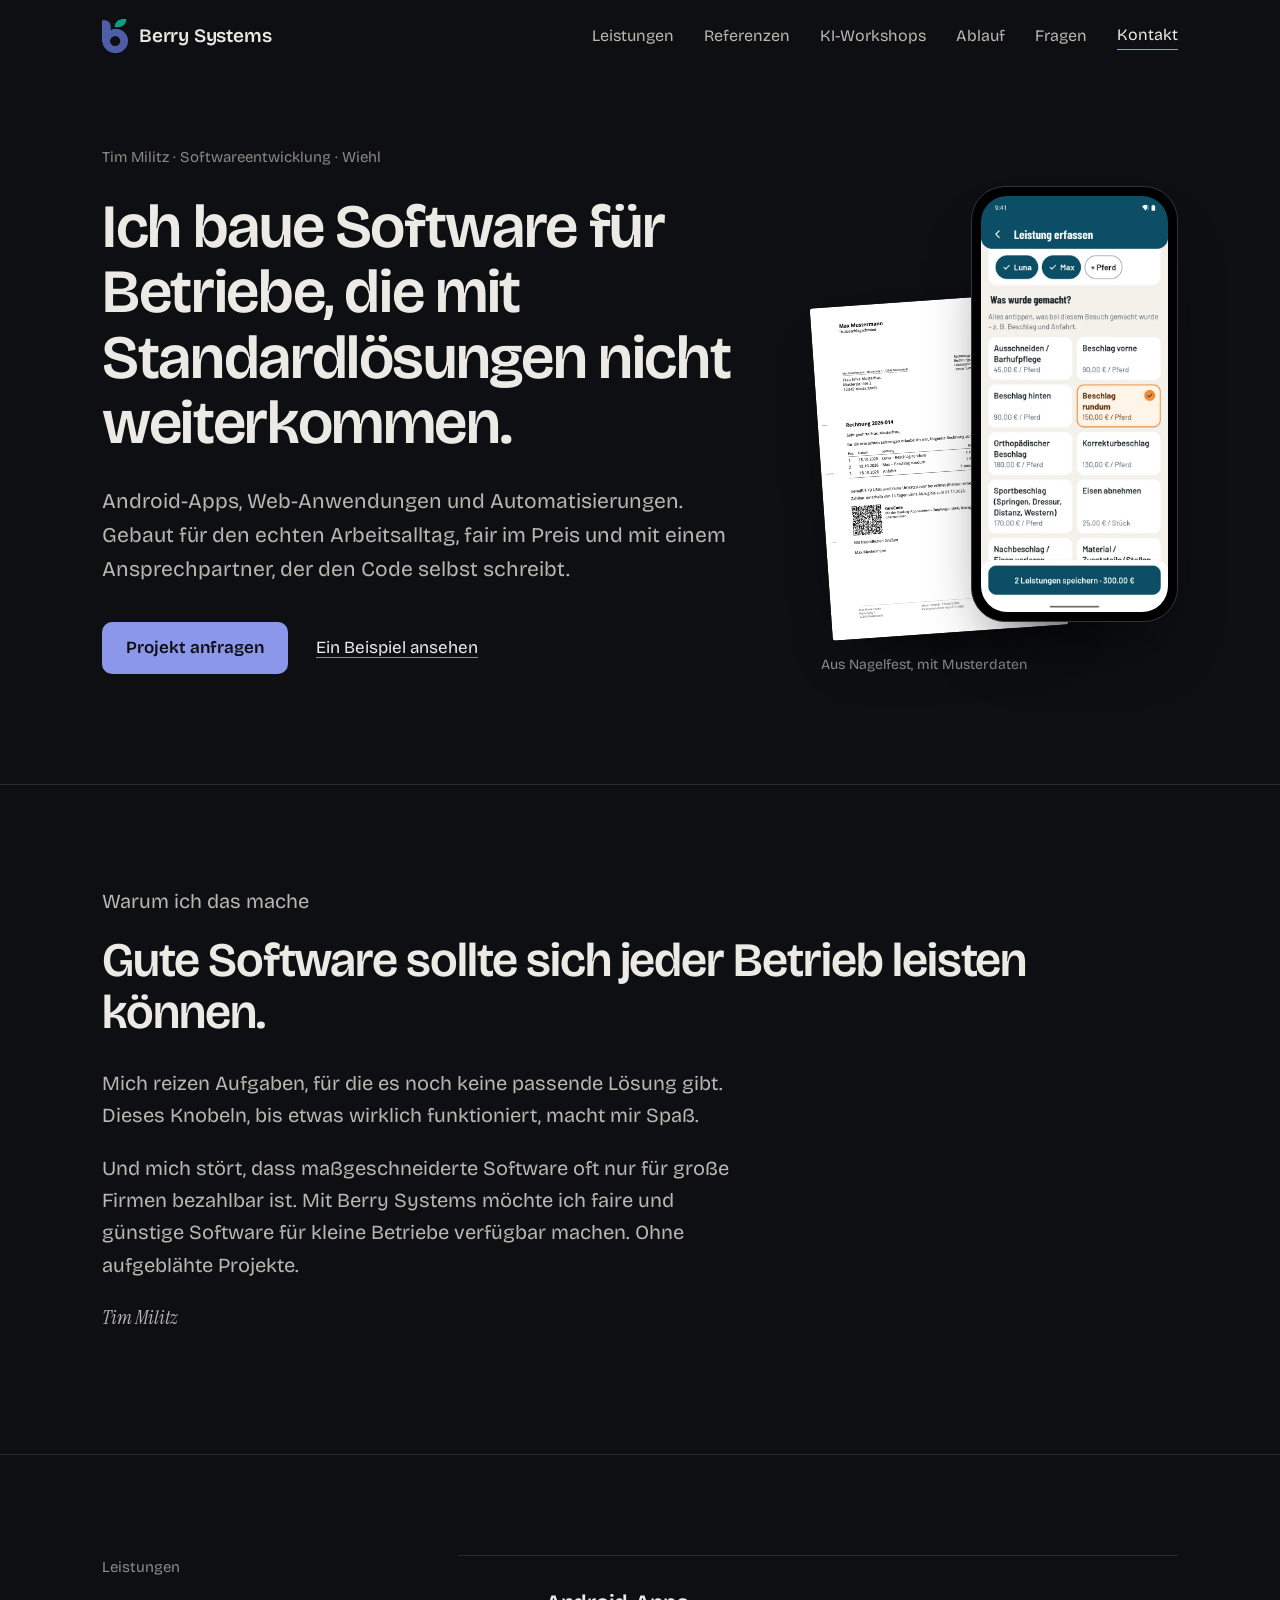
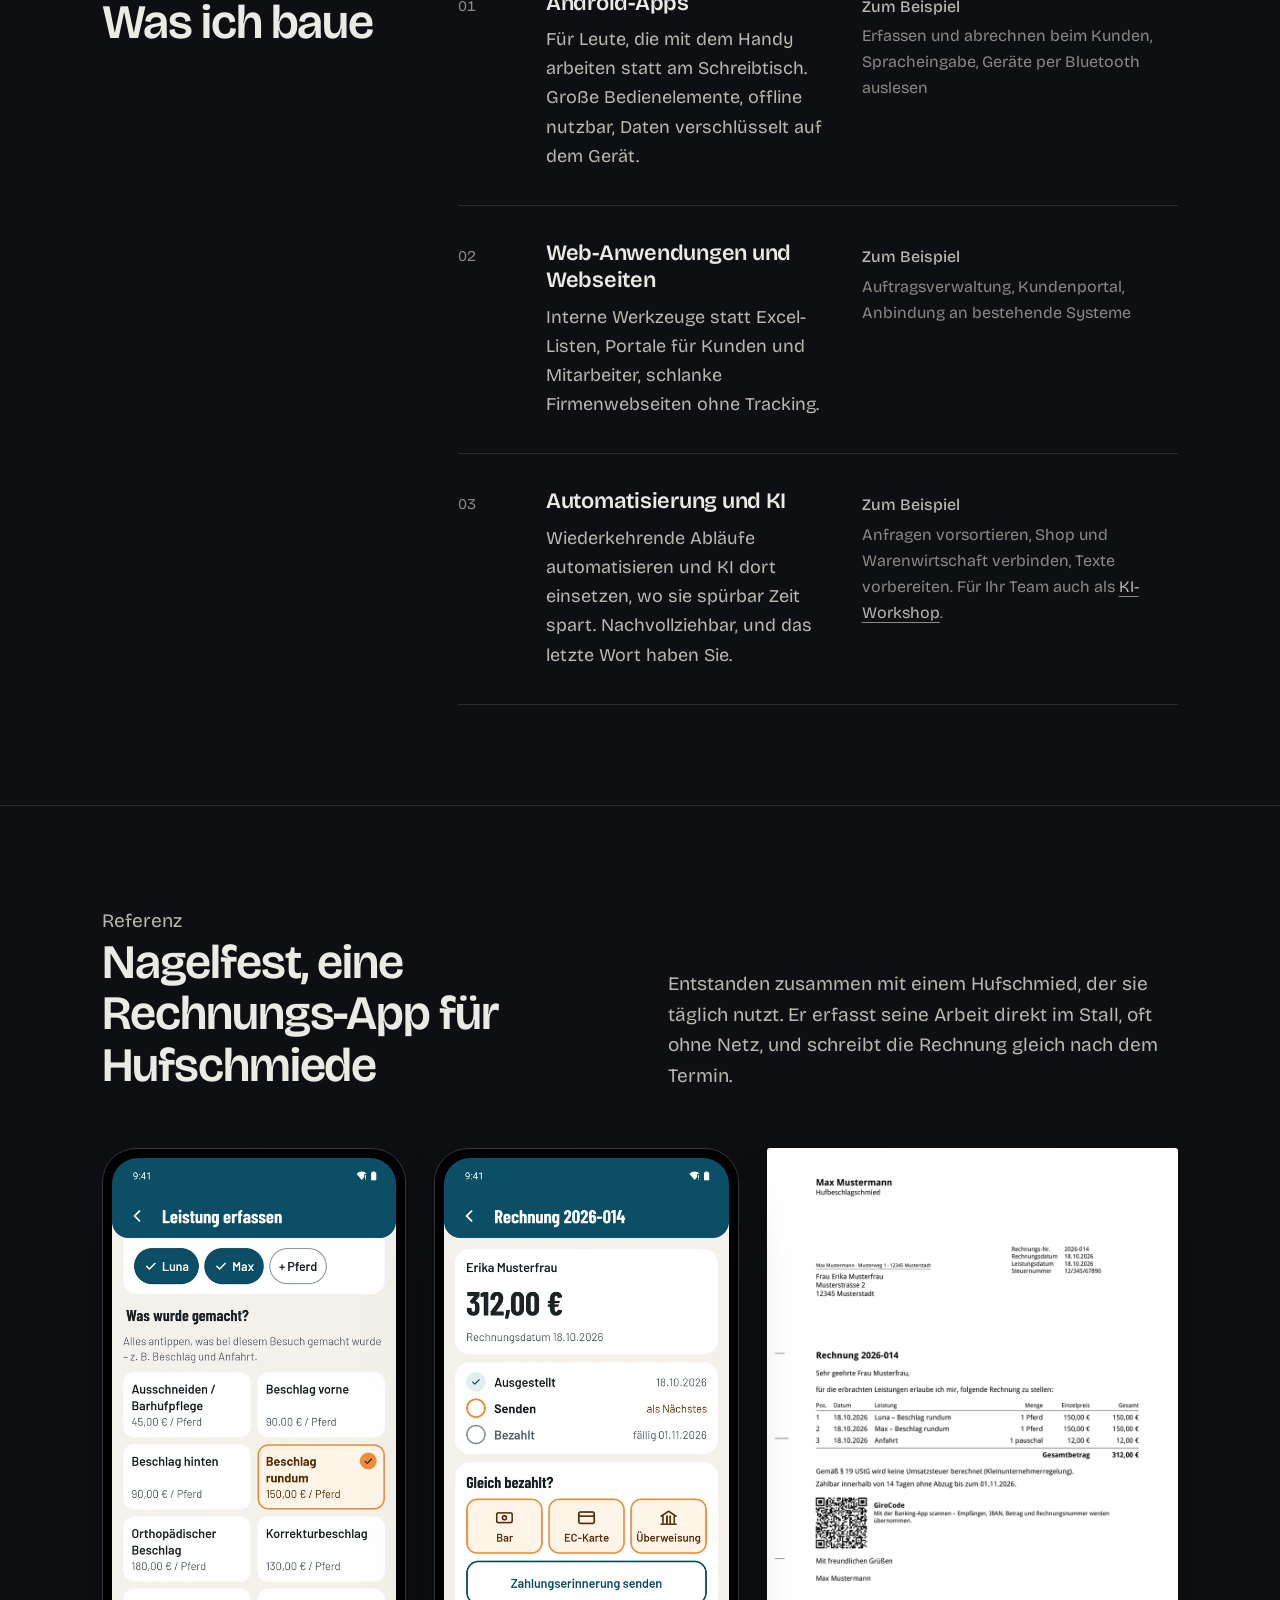
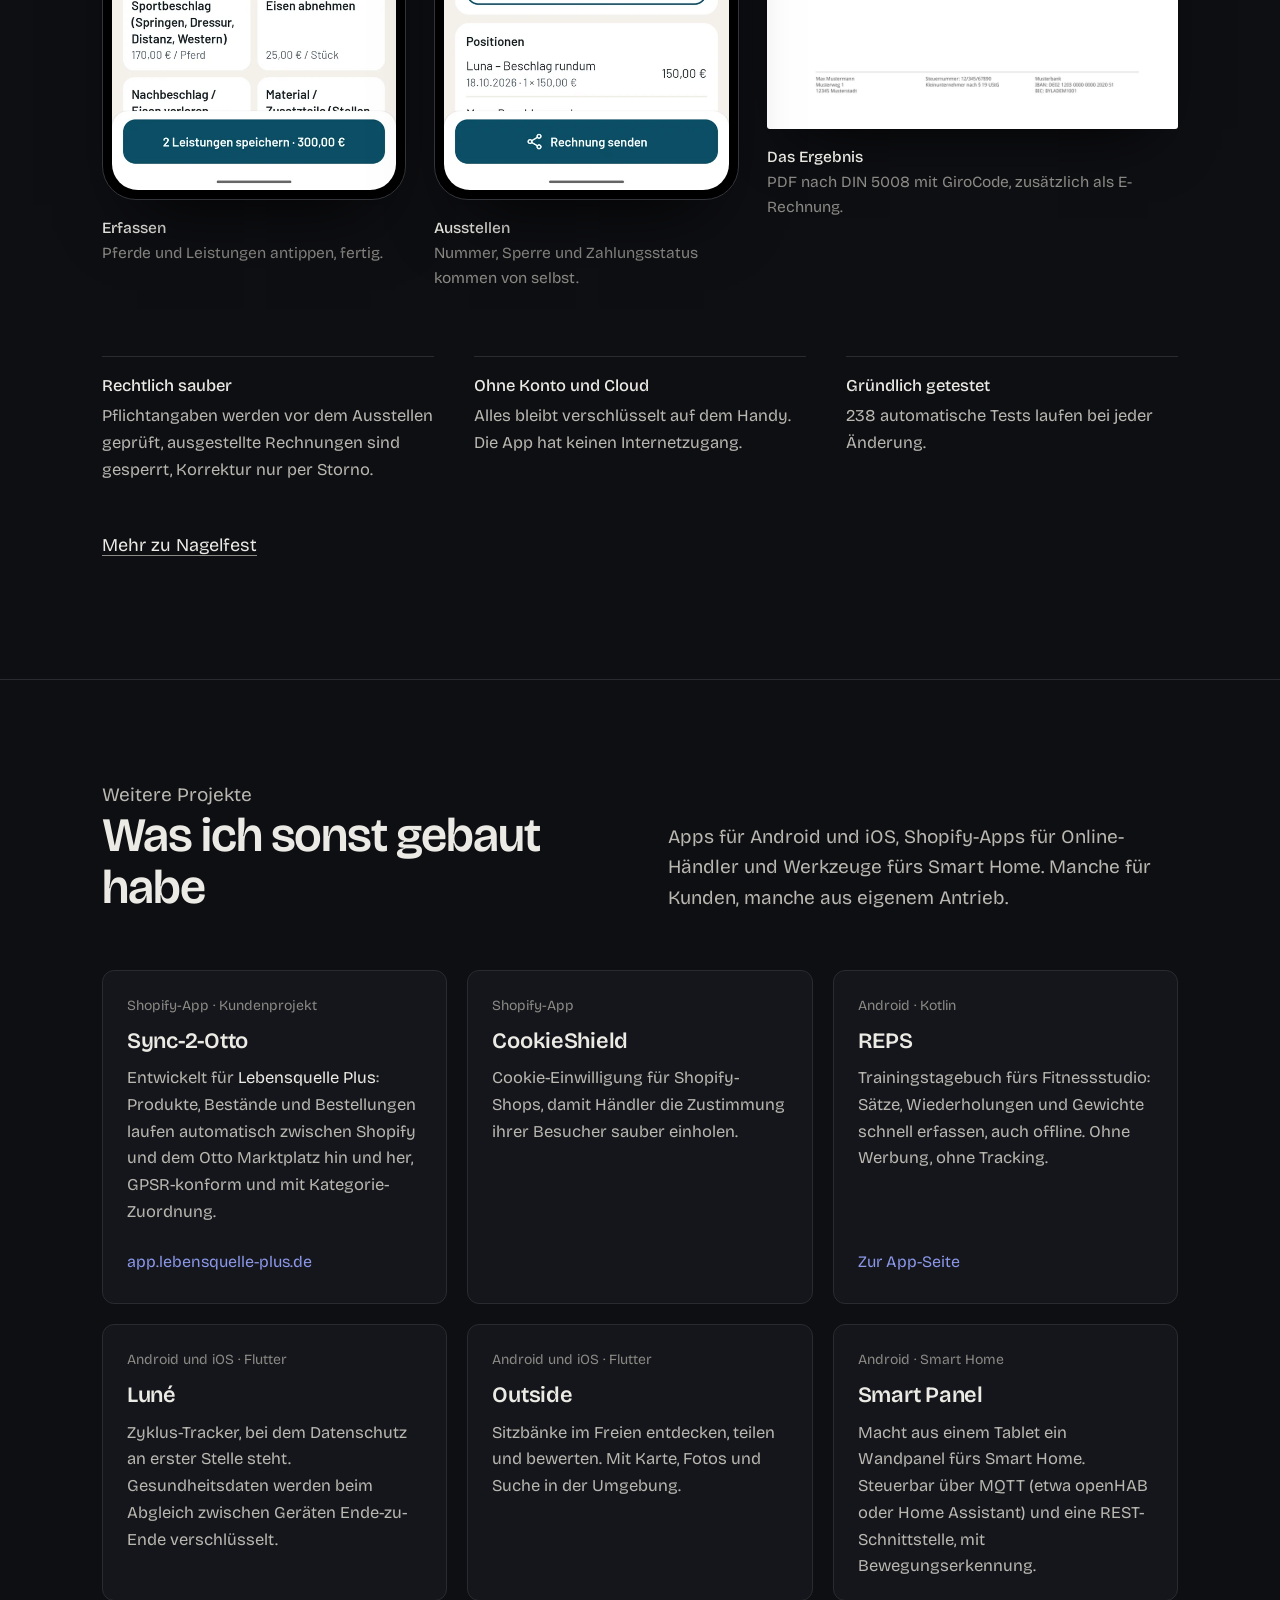
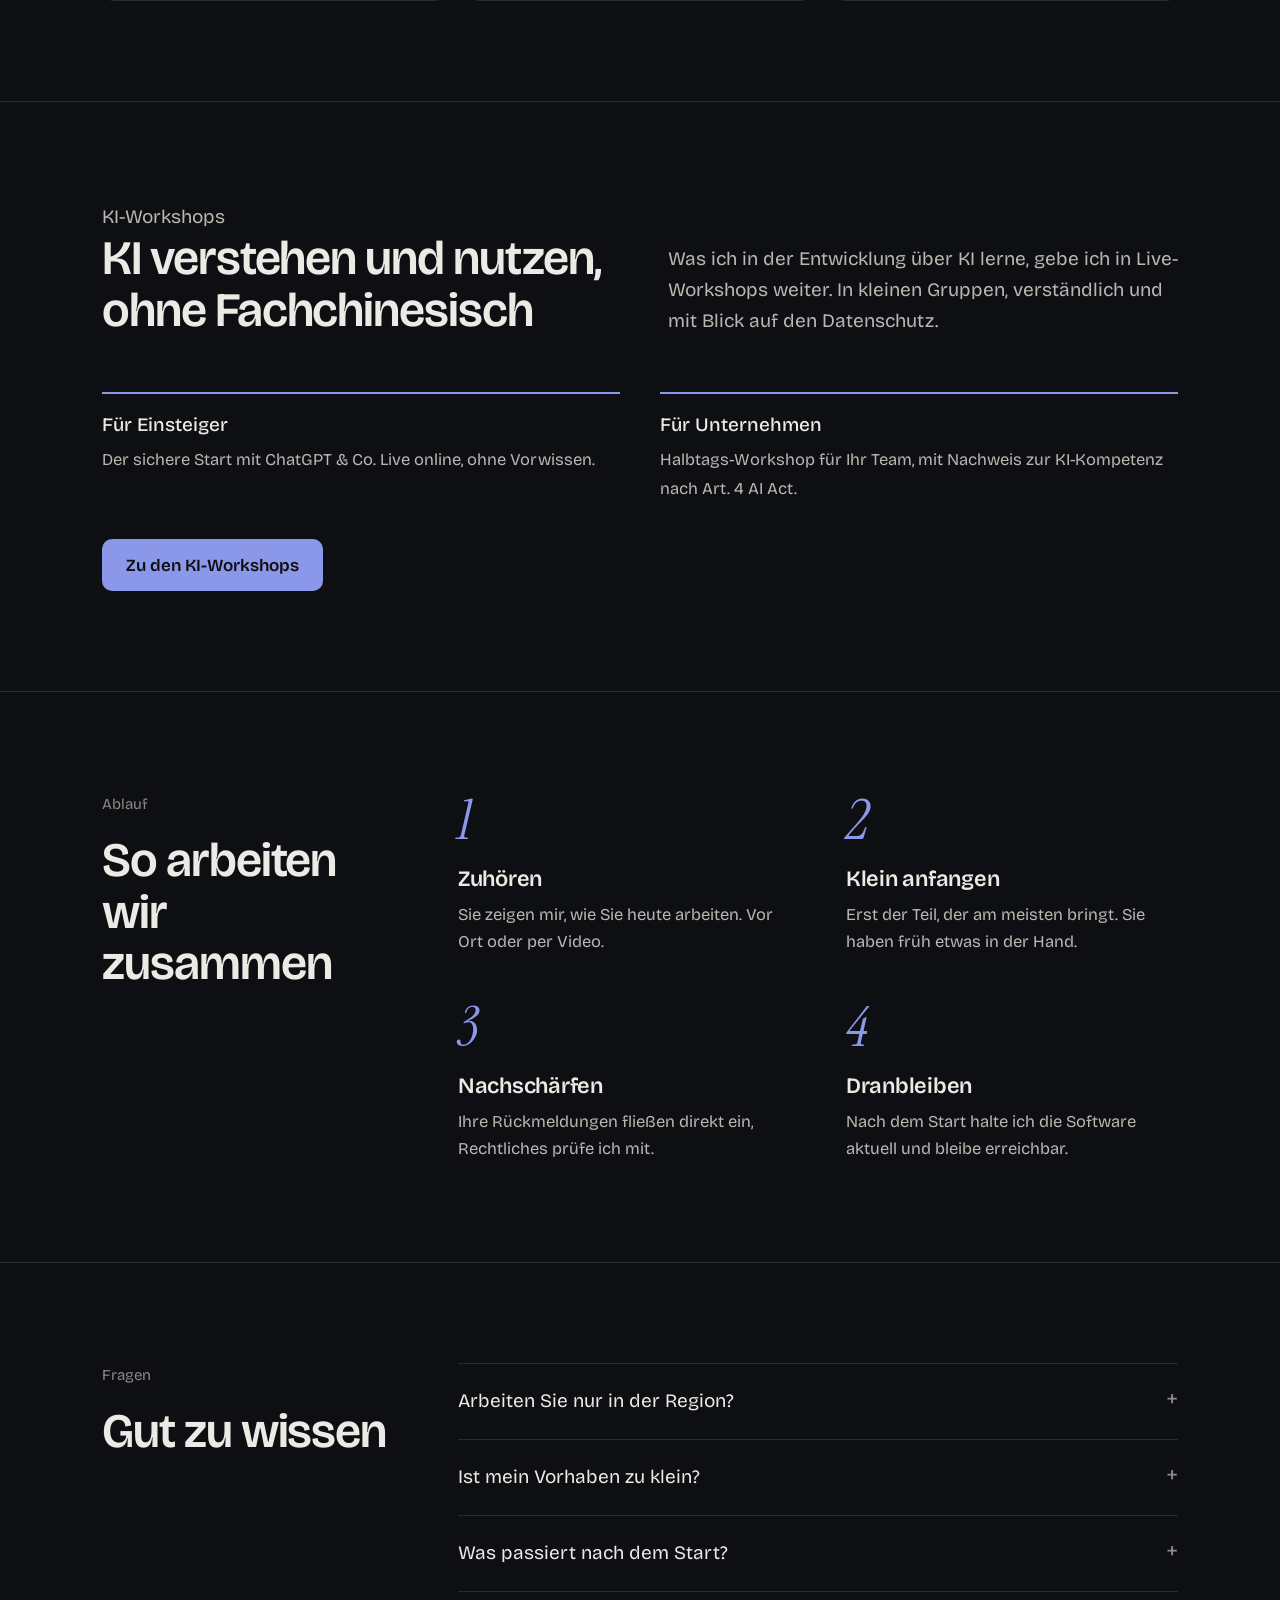
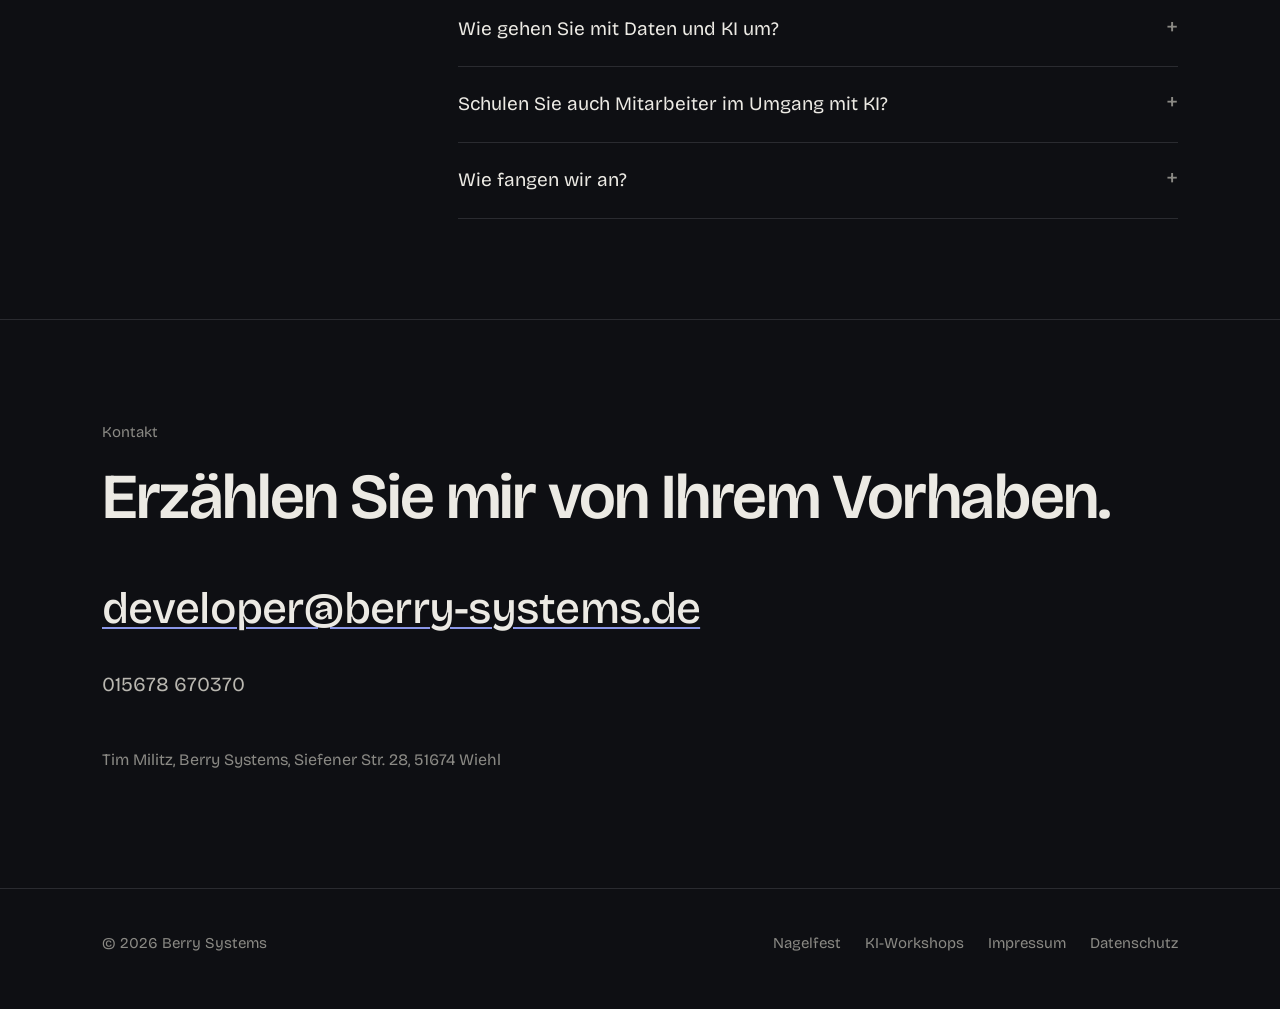
<file: index.html>
<!doctype html>
<html lang="de" class="no-js">
<head>
<meta charset="utf-8">
<meta name="viewport" content="width=device-width, initial-scale=1">
<meta name="theme-color" content="#0E0F13">
<title>Berry Systems · Tim Militz, Softwareentwicklung in Wiehl</title>
<meta name="description" content="Ich entwickle Android-Apps, Web-Anwendungen und Automatisierungen für Betriebe, die mit Standardsoftware nicht weiterkommen. Fair und bezahlbar, aus Wiehl im Oberbergischen.">
<link rel="icon" href="img/berry-systems-logo.png">
<link rel="stylesheet" href="css/site.css">
<script>document.documentElement.classList.remove("no-js")</script>
<script type="application/ld+json">
{
  "@context": "https://schema.org",
  "@type": "ProfessionalService",
  "@id": "https://berry-systems.de/#firma",
  "name": "Berry Systems",
  "description": "Softwareentwicklung für kleine Betriebe: Android-Apps, Web-Anwendungen und Automatisierung.",
  "url": "https://berry-systems.de/",
  "logo": "https://berry-systems.de/img/berry-b-180.png",
  "email": "developer@berry-systems.de",
  "telephone": "+4915678670370",
  "founder": { "@type": "Person", "name": "Tim Militz" },
  "address": {
    "@type": "PostalAddress",
    "streetAddress": "Siefener Str. 28",
    "postalCode": "51674",
    "addressLocality": "Wiehl",
    "addressRegion": "Nordrhein-Westfalen",
    "addressCountry": "DE"
  },
  "areaServed": [
    { "@type": "AdministrativeArea", "name": "Oberbergischer Kreis" },
    { "@type": "Country", "name": "Deutschland" }
  ],
  "knowsAbout": ["Android-App-Entwicklung", "Web-Anwendungen", "Automatisierung", "Künstliche Intelligenz"],
  "sameAs": ["https://si.berry-systems.de/"]
}
</script>
</head>
<body>

<header class="site-head">
  <div class="bar">
    <a class="brand" href="./"><img src="img/berry-b-180.png" alt="" width="26" height="34">Berry Systems</a>
    <button class="menu-toggle" aria-expanded="false" aria-controls="menu">Menü</button>
    <nav class="menu" id="menu">
      <a href="#leistungen">Leistungen</a>
      <a href="#nagelfest">Referenzen</a>
      <a href="#workshops">KI-Workshops</a>
      <a href="#ablauf">Ablauf</a>
      <a href="#fragen">Fragen</a>
      <a class="contact" href="#kontakt">Kontakt</a>
    </nav>
  </div>
</header>

<main>

  <div class="hero">
    <div class="wrap">
      <div>
        <p class="byline">Tim Militz · Softwareentwicklung · Wiehl</p>
        <h1>Ich baue Software für Betriebe, die mit Standardlösungen nicht weiterkommen.</h1>
        <p class="lead">Android-Apps, Web-Anwendungen und Automatisierungen. Gebaut für den echten Arbeitsalltag,
          fair im Preis und mit einem Ansprechpartner, der den Code selbst schreibt.</p>
        <div class="actions">
          <a class="btn" href="#kontakt">Projekt anfragen</a>
          <a class="textlink" href="#nagelfest">Ein Beispiel ansehen</a>
        </div>
      </div>
      <figure class="shots">
        <img class="paper" src="img/nagelfest-rechnung-pdf.webp" alt="Rechnung als PDF aus der App Nagelfest, mit Musterdaten" width="900" height="1273">
        <div class="frame"><img src="img/nagelfest-erfassen.webp" alt="Nagelfest: Leistung erfassen für zwei Pferde, Beschlag rundum ausgewählt" width="540" height="1200"></div>
        <figcaption>Aus Nagelfest, mit Musterdaten</figcaption>
      </figure>
    </div>
  </div>

  <section id="warum">
    <div class="wrap why solo">
      <!-- Foto folgt: wieder einblenden und "solo" oben entfernen, sobald ein Bild da ist.
      <div class="photo-slot reveal" role="img" aria-label="Platz für ein Foto">Foto folgt</div>
      -->
      <div class="text reveal">
        <p class="label">Warum ich das mache</p>
        <h2>Gute Software sollte sich jeder Betrieb leisten können.</h2>
        <p>Mich reizen Aufgaben, für die es noch keine passende Lösung gibt. Dieses Knobeln, bis etwas wirklich
          funktioniert, macht mir Spaß.</p>
        <p>Und mich stört, dass maßgeschneiderte Software oft nur für große Firmen bezahlbar ist. Mit Berry Systems
          möchte ich faire und günstige Software für kleine Betriebe verfügbar machen. Ohne aufgeblähte
          Projekte.</p>
        <p class="sign">Tim Militz</p>
      </div>
    </div>
  </section>

  <section id="leistungen">
    <div class="wrap">
      <div class="split">
        <div><p class="label">Leistungen</p><h2>Was ich baue</h2></div>
        <ul class="services">
          <li class="reveal">
            <span class="no">01</span>
            <div><h3>Android-Apps</h3><p>Für Leute, die mit dem Handy arbeiten statt am Schreibtisch. Große Bedienelemente,
              offline nutzbar, Daten verschlüsselt auf dem Gerät.</p></div>
            <div class="ex"><b>Zum Beispiel</b>Erfassen und abrechnen beim Kunden, Spracheingabe, Geräte per Bluetooth auslesen</div>
          </li>
          <li class="reveal">
            <span class="no">02</span>
            <div><h3>Web-Anwendungen und Webseiten</h3><p>Interne Werkzeuge statt Excel-Listen, Portale für Kunden und
              Mitarbeiter, schlanke Firmenwebseiten ohne Tracking.</p></div>
            <div class="ex"><b>Zum Beispiel</b>Auftragsverwaltung, Kundenportal, Anbindung an bestehende Systeme</div>
          </li>
          <li class="reveal">
            <span class="no">03</span>
            <div><h3>Automatisierung und KI</h3><p>Wiederkehrende Abläufe automatisieren und KI dort einsetzen, wo sie
              spürbar Zeit spart. Nachvollziehbar, und das letzte Wort haben Sie.</p></div>
            <div class="ex"><b>Zum Beispiel</b>Anfragen vorsortieren, Shop und Warenwirtschaft verbinden, Texte vorbereiten.
              Für Ihr Team auch als <a href="#workshops">KI-Workshop</a>.</div>
          </li>
        </ul>
      </div>
    </div>
  </section>

  <section id="nagelfest">
    <div class="wrap">
      <div class="ref-head reveal">
        <div><p class="label">Referenz</p><h2>Nagelfest, eine Rechnungs-App für Hufschmiede</h2></div>
        <p>Entstanden zusammen mit einem Hufschmied, der sie täglich nutzt. Er erfasst seine Arbeit direkt im Stall,
          oft ohne Netz, und schreibt die Rechnung gleich nach dem Termin.</p>
      </div>
      <div class="gallery">
        <figure class="reveal">
          <div class="frame"><img src="img/nagelfest-erfassen.webp" alt="Leistung erfassen: zwei Pferde und Beschlag rundum ausgewählt, 300 Euro" width="540" height="1200" loading="lazy"></div>
          <figcaption><b>Erfassen</b>Pferde und Leistungen antippen, fertig.</figcaption>
        </figure>
        <figure class="reveal">
          <div class="frame"><img src="img/nagelfest-rechnung.webp" alt="Ausgestellte Rechnung 2026-014 über 312 Euro mit Zahlungsstatus" width="540" height="1200" loading="lazy"></div>
          <figcaption><b>Ausstellen</b>Nummer, Sperre und Zahlungsstatus kommen von selbst.</figcaption>
        </figure>
        <figure class="reveal">
          <img class="pdf" src="img/nagelfest-rechnung-pdf.webp" alt="Rechnung 2026-014 als PDF nach DIN 5008 mit GiroCode" width="900" height="1273" loading="lazy">
          <figcaption><b>Das Ergebnis</b>PDF nach DIN 5008 mit GiroCode, zusätzlich als E-Rechnung.</figcaption>
        </figure>
      </div>
      <ul class="facts">
        <li class="reveal"><b>Rechtlich sauber</b>Pflichtangaben werden vor dem Ausstellen geprüft, ausgestellte Rechnungen sind gesperrt, Korrektur nur per Storno.</li>
        <li class="reveal"><b>Ohne Konto und Cloud</b>Alles bleibt verschlüsselt auf dem Handy. Die App hat keinen Internetzugang.</li>
        <li class="reveal"><b>Gründlich getestet</b>238 automatische Tests laufen bei jeder Änderung.</li>
      </ul>
      <p class="ref-more"><a href="nagelfest/">Mehr zu Nagelfest</a></p>
    </div>
  </section>

  <section id="projekte">
    <div class="wrap">
      <div class="ref-head reveal">
        <div><p class="label">Weitere Projekte</p><h2>Was ich sonst gebaut habe</h2></div>
        <p class="projects-intro">Apps für Android und iOS, Shopify-Apps für Online-Händler und Werkzeuge fürs
          Smart Home. Manche für Kunden, manche aus eigenem Antrieb.</p>
      </div>
      <ul class="projects">
        <li class="project reveal">
          <p class="kind">Shopify-App · Kundenprojekt</p>
          <h3>Sync-2-Otto</h3>
          <p>Entwickelt für <span class="client">Lebensquelle Plus</span>: Produkte, Bestände und Bestellungen laufen
            automatisch zwischen Shopify und dem Otto Marktplatz hin und her, GPSR-konform und mit Kategorie-Zuordnung.</p>
          <p class="go"><a href="https://app.lebensquelle-plus.de/" rel="noopener">app.lebensquelle-plus.de</a></p>
        </li>
        <li class="project reveal">
          <p class="kind">Shopify-App</p>
          <h3>CookieShield</h3>
          <p>Cookie-Einwilligung für Shopify-Shops, damit Händler die Zustimmung ihrer Besucher sauber einholen.</p>
        </li>
        <li class="project reveal">
          <p class="kind">Android · Kotlin</p>
          <h3>REPS</h3>
          <p>Trainingstagebuch fürs Fitnessstudio: Sätze, Wiederholungen und Gewichte schnell erfassen, auch offline.
            Ohne Werbung, ohne Tracking.</p>
          <p class="go"><a href="reps/">Zur App-Seite</a></p>
        </li>
        <li class="project reveal">
          <p class="kind">Android und iOS · Flutter</p>
          <h3>Luné</h3>
          <p>Zyklus-Tracker, bei dem Datenschutz an erster Stelle steht. Gesundheitsdaten werden beim Abgleich
            zwischen Geräten Ende-zu-Ende verschlüsselt.</p>
        </li>
        <li class="project reveal">
          <p class="kind">Android und iOS · Flutter</p>
          <h3>Outside</h3>
          <p>Sitzbänke im Freien entdecken, teilen und bewerten. Mit Karte, Fotos und Suche in der Umgebung.</p>
        </li>
        <li class="project reveal">
          <p class="kind">Android · Smart Home</p>
          <h3>Smart Panel</h3>
          <p>Macht aus einem Tablet ein Wandpanel fürs Smart Home. Steuerbar über MQTT (etwa openHAB oder
            Home Assistant) und eine REST-Schnittstelle, mit Bewegungserkennung.</p>
        </li>
      </ul>
    </div>
  </section>

  <section id="workshops">
    <div class="wrap">
      <div class="ref-head reveal">
        <div><p class="label">KI-Workshops</p><h2>KI verstehen und nutzen, ohne Fachchinesisch</h2></div>
        <p class="workshop-text">Was ich in der Entwicklung über KI lerne, gebe ich in Live-Workshops weiter.
          In kleinen Gruppen, verständlich und mit Blick auf den Datenschutz.</p>
      </div>
      <ul class="workshops reveal">
        <li><b>Für Einsteiger</b><span>Der sichere Start mit ChatGPT &amp; Co. Live online, ohne Vorwissen.</span></li>
        <li><b>Für Unternehmen</b><span>Halbtags-Workshop für Ihr Team, mit Nachweis zur KI-Kompetenz nach Art.&nbsp;4 AI&nbsp;Act.</span></li>
      </ul>
      <a class="btn" href="https://si.berry-systems.de/">Zu den KI-Workshops</a>
    </div>
  </section>

  <section id="ablauf">
    <div class="wrap">
      <div class="split">
        <div><p class="label">Ablauf</p><h2>So arbeiten wir zusammen</h2></div>
        <ol class="steps">
          <li class="reveal"><h3>Zuhören</h3><p>Sie zeigen mir, wie Sie heute arbeiten. Vor Ort oder per Video.</p></li>
          <li class="reveal"><h3>Klein anfangen</h3><p>Erst der Teil, der am meisten bringt. Sie haben früh etwas in der Hand.</p></li>
          <li class="reveal"><h3>Nachschärfen</h3><p>Ihre Rückmeldungen fließen direkt ein, Rechtliches prüfe ich mit.</p></li>
          <li class="reveal"><h3>Dranbleiben</h3><p>Nach dem Start halte ich die Software aktuell und bleibe erreichbar.</p></li>
        </ol>
      </div>
    </div>
  </section>

  <section id="fragen">
    <div class="wrap">
      <div class="split">
        <div><p class="label">Fragen</p><h2>Gut zu wissen</h2></div>
        <div class="faq">
          <details><summary>Arbeiten Sie nur in der Region?</summary>
            <p>Nein. Ich sitze in Wiehl im Oberbergischen und arbeite mit Kunden in ganz Deutschland. Die meisten
              Gespräche laufen per Video, Termine vor Ort sind nach Absprache möglich.</p></details>
          <details><summary>Ist mein Vorhaben zu klein?</summary>
            <p>Wahrscheinlich nicht. Gerade kleine Betriebe profitieren von einem Werkzeug, das genau zu ihren Abläufen
              passt. Nagelfest ist dafür ein gutes Beispiel.</p></details>
          <details><summary>Was passiert nach dem Start?</summary>
            <p>Ich halte Ihre Software aktuell, kümmere mich um Sicherheitsupdates und bin da, wenn sich Anforderungen
              ändern.</p></details>
          <details><summary>Wie gehen Sie mit Daten und KI um?</summary>
            <p>So wenig Daten wie möglich, Verschlüsselung wo nötig. KI setze ich nur ein, wo sie Ihnen wirklich nutzt,
              und Sie entscheiden, was damit passiert.</p></details>
          <details><summary>Schulen Sie auch Mitarbeiter im Umgang mit KI?</summary>
            <p>Ja. Für Teams in kleinen und mittleren Unternehmen gibt es einen Halbtags-Workshop mit Nachweis zur
              KI-Kompetenz nach Art.&nbsp;4 AI&nbsp;Act, für Einsteiger einen Live-Kurs online. Alles Weitere auf
              <a href="https://si.berry-systems.de/">si.berry-systems.de</a>.</p></details>
          <details><summary>Wie fangen wir an?</summary>
            <p>Schreiben Sie mir oder rufen Sie an. Ein paar Sätze genügen: was Sie heute machen und was besser werden
              soll. Das erste Gespräch ist unverbindlich.</p></details>
        </div>
      </div>
    </div>
  </section>

  <section id="kontakt" class="contact">
    <div class="wrap">
      <p class="label">Kontakt</p>
      <h2>Erzählen Sie mir von Ihrem Vorhaben.</h2>
      <a class="mail" href="mailto:developer@berry-systems.de?subject=Anfrage%20%C3%BCber%20berry-systems.de">developer@berry-systems.de</a>
      <a class="phone" href="tel:+4915678670370">015678 670370</a>
      <p class="small">Tim Militz, Berry Systems, Siefener Str. 28, 51674 Wiehl</p>
    </div>
  </section>

</main>

<footer class="site-foot">
  <div class="wrap">
    <span>© <span id="year">2026</span> Berry Systems</span>
    <nav><a href="nagelfest/">Nagelfest</a><a href="https://si.berry-systems.de/">KI-Workshops</a><a href="impressum.html">Impressum</a><a href="datenschutz.html">Datenschutz</a></nav>
  </div>
</footer>

<script src="js/site.js"></script>
</body>
</html>
</file>
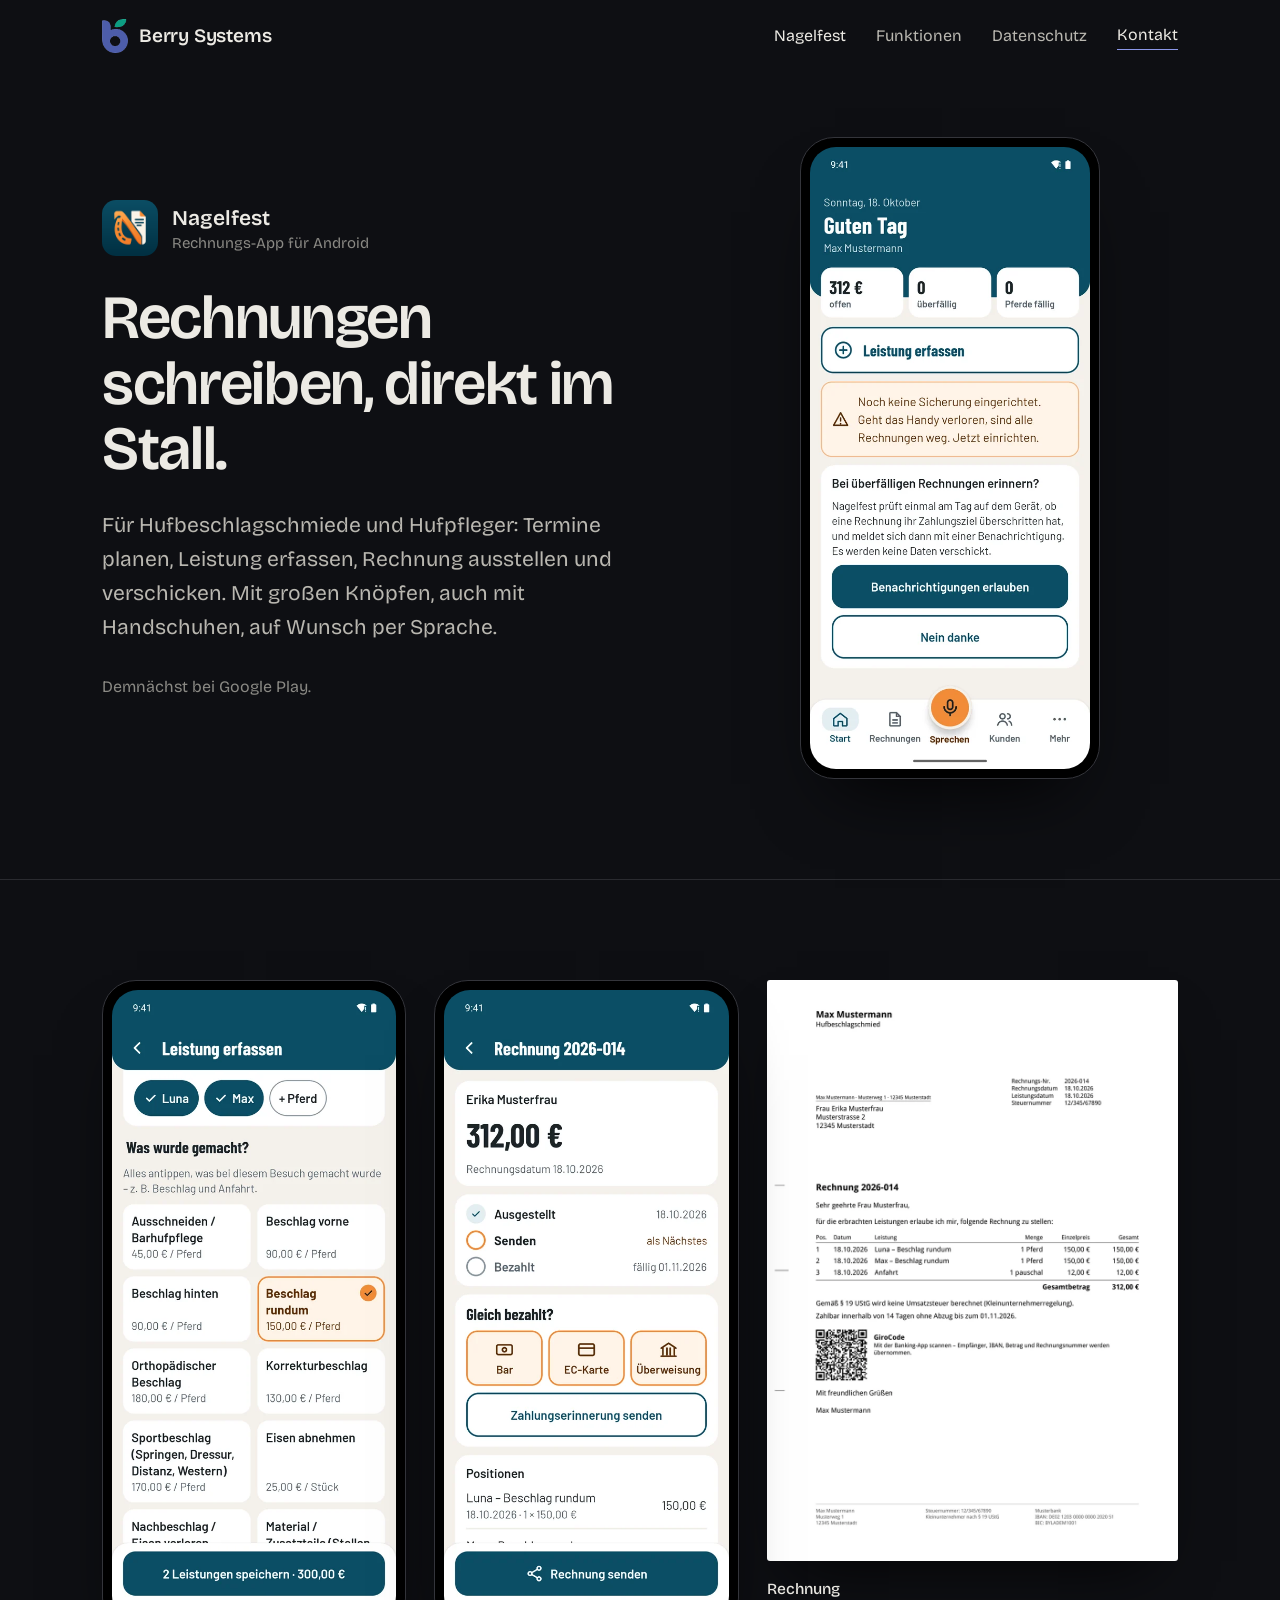
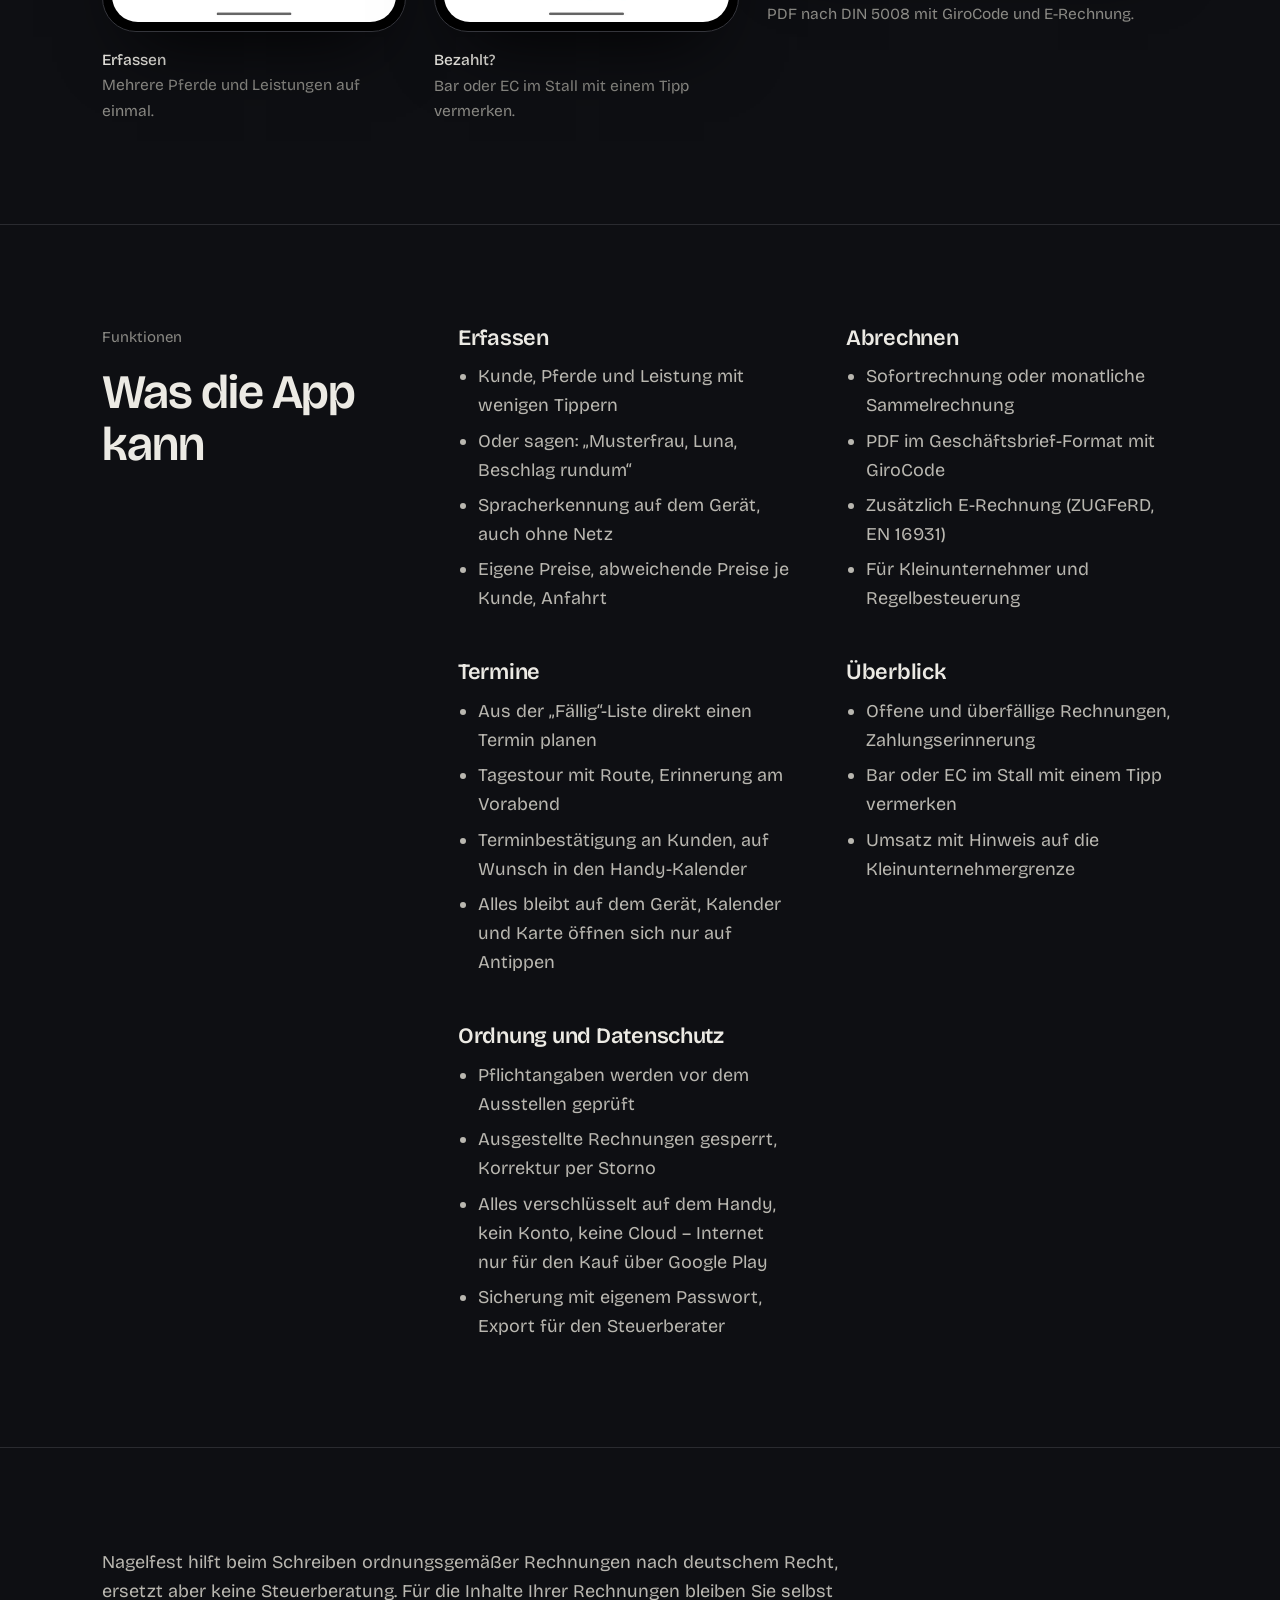
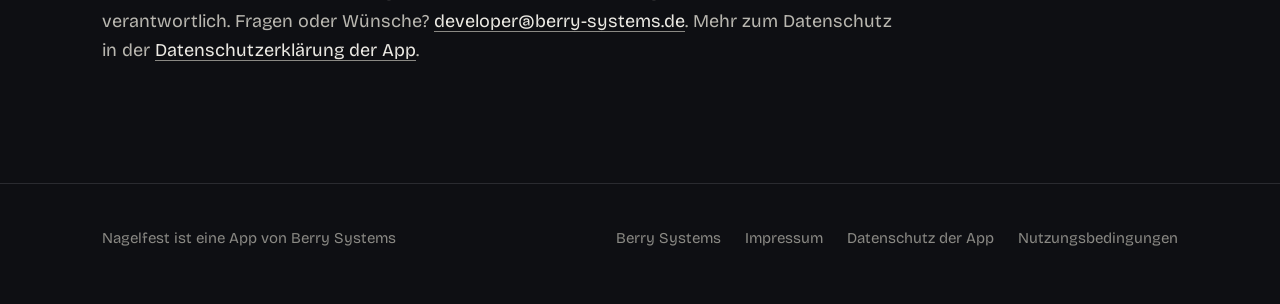
<file: nagelfest/index.html>
<!doctype html>
<html lang="de" class="no-js">
<head>
<meta charset="utf-8">
<meta name="viewport" content="width=device-width, initial-scale=1">
<meta name="theme-color" content="#0E0F13">
<title>Nagelfest · Rechnungs-App für Hufschmiede</title>
<meta name="description" content="Nagelfest: Rechnungs-App für Hufbeschlagschmiede und Hufpfleger. Leistung im Stall erfassen, Rechnung nach DIN 5008 mit GiroCode und E-Rechnung ausstellen. Offline, verschlüsselt, ohne Konto.">
<link rel="icon" href="../img/nagelfest-icon.png">
<link rel="stylesheet" href="../css/site.css">
<style>
  .nf-hero { padding: 64px 0 100px; }
  .nf-hero .wrap { display: grid; grid-template-columns: 1.1fr .9fr; gap: 64px; align-items: center; }
  @media (max-width: 900px) { .nf-hero { padding: 40px 0 72px; } .nf-hero .wrap { grid-template-columns: 1fr; gap: 48px; } }
  .app { display: flex; align-items: center; gap: 14px; margin-bottom: 30px; }
  .app img { width: 56px; height: 56px; border-radius: 14px; }
  .app span { color: var(--muted); font-size: 15px; line-height: 1.35; }
  .app b { display: block; color: var(--text); font-weight: 600; font-size: 21px; }
  .nf-hero .lead { font-size: 21px; color: var(--soft); margin: 26px 0 30px; max-width: 30em; }
  .soon { color: var(--muted); font-size: 16px; }
  .nf-shot { justify-self: center; width: min(300px, 80%); }
  .nf-shot .frame { position: relative; }
  .feat { display: grid; grid-template-columns: 1fr 1fr; gap: 40px 56px; }
  @media (max-width: 760px) { .feat { grid-template-columns: 1fr; } }
  .feat h3 { margin-bottom: 10px; }
  .feat ul { margin: 0; padding-left: 20px; color: var(--soft); }
  .feat li { margin: 6px 0; }
  .note { color: var(--soft); max-width: 44em; }
</style>
<script>document.documentElement.classList.remove("no-js")</script>
<script type="application/ld+json">
{
  "@context": "https://schema.org",
  "@type": "SoftwareApplication",
  "name": "Nagelfest",
  "description": "Rechnungs-App für Hufbeschlagschmiede und Hufpfleger: Leistung im Stall erfassen, Rechnung nach DIN 5008 mit GiroCode und E-Rechnung ausstellen. Offline und verschlüsselt.",
  "applicationCategory": "BusinessApplication",
  "operatingSystem": "Android",
  "inLanguage": "de",
  "url": "https://berry-systems.de/nagelfest/",
  "image": "https://berry-systems.de/img/nagelfest-icon.png",
  "publisher": { "@id": "https://berry-systems.de/#firma" }
}
</script>
</head>
<body>
<header class="site-head">
  <div class="bar">
    <a class="brand" href="../"><img src="../img/berry-b-180.png" alt="" width="26" height="34">Berry Systems</a>
    <button class="menu-toggle" aria-expanded="false" aria-controls="menu">Menü</button>
    <nav class="menu" id="menu">
      <a href="./" aria-current="page">Nagelfest</a>
      <a href="#funktionen">Funktionen</a>
      <a href="datenschutz.html">Datenschutz</a>
      <a class="contact" href="../#kontakt">Kontakt</a>
    </nav>
  </div>
</header>

<main>
  <div class="nf-hero">
    <div class="wrap">
      <div>
        <div class="app"><img src="../img/nagelfest-icon.png" alt=""><span><b>Nagelfest</b>Rechnungs-App für Android</span></div>
        <h1>Rechnungen schreiben, direkt im Stall.</h1>
        <p class="lead">Für Hufbeschlagschmiede und Hufpfleger: Termine planen, Leistung erfassen, Rechnung ausstellen und verschicken.
          Mit großen Knöpfen, auch mit Handschuhen, auf Wunsch per Sprache.</p>
        <p class="soon">Demnächst bei Google Play.</p>
      </div>
      <div class="nf-shot"><div class="frame"><img src="../img/nagelfest-start.webp" alt="Startbildschirm von Nagelfest mit offenem Betrag und Schnellzugriff auf Leistung erfassen" width="540" height="1200"></div></div>
    </div>
  </div>

  <section>
    <div class="wrap">
      <div class="gallery">
        <figure class="reveal">
          <div class="frame"><img src="../img/nagelfest-erfassen.webp" alt="Leistung erfassen: zwei Pferde und Beschlag rundum ausgewählt" width="540" height="1200" loading="lazy"></div>
          <figcaption><b>Erfassen</b>Mehrere Pferde und Leistungen auf einmal.</figcaption>
        </figure>
        <figure class="reveal">
          <div class="frame"><img src="../img/nagelfest-rechnung.webp" alt="Ausgestellte Rechnung mit Zahlungsstatus und Schnellwahl für Bar, EC-Karte und Überweisung" width="540" height="1200" loading="lazy"></div>
          <figcaption><b>Bezahlt?</b>Bar oder EC im Stall mit einem Tipp vermerken.</figcaption>
        </figure>
        <figure class="reveal">
          <img class="pdf" src="../img/nagelfest-rechnung-pdf.webp" alt="Rechnung als PDF nach DIN 5008 mit GiroCode" width="900" height="1273" loading="lazy">
          <figcaption><b>Rechnung</b>PDF nach DIN 5008 mit GiroCode und E-Rechnung.</figcaption>
        </figure>
      </div>
    </div>
  </section>

  <section id="funktionen">
    <div class="wrap">
      <div class="split">
        <div><p class="label">Funktionen</p><h2>Was die App kann</h2></div>
        <div class="feat">
          <div class="reveal"><h3>Erfassen</h3><ul>
            <li>Kunde, Pferde und Leistung mit wenigen Tippern</li>
            <li>Oder sagen: „Musterfrau, Luna, Beschlag rundum“</li>
            <li>Spracherkennung auf dem Gerät, auch ohne Netz</li>
            <li>Eigene Preise, abweichende Preise je Kunde, Anfahrt</li>
          </ul></div>
          <div class="reveal"><h3>Abrechnen</h3><ul>
            <li>Sofortrechnung oder monatliche Sammelrechnung</li>
            <li>PDF im Geschäftsbrief-Format mit GiroCode</li>
            <li>Zusätzlich E-Rechnung (ZUGFeRD, EN 16931)</li>
            <li>Für Kleinunternehmer und Regelbesteuerung</li>
          </ul></div>
          <div class="reveal"><h3>Termine</h3><ul>
            <li>Aus der „Fällig“-Liste direkt einen Termin planen</li>
            <li>Tagestour mit Route, Erinnerung am Vorabend</li>
            <li>Terminbestätigung an Kunden, auf Wunsch in den Handy-Kalender</li>
            <li>Alles bleibt auf dem Gerät, Kalender und Karte öffnen sich nur auf Antippen</li>
          </ul></div>
          <div class="reveal"><h3>Überblick</h3><ul>
            <li>Offene und überfällige Rechnungen, Zahlungserinnerung</li>
            <li>Bar oder EC im Stall mit einem Tipp vermerken</li>
            <li>Umsatz mit Hinweis auf die Kleinunternehmergrenze</li>
          </ul></div>
          <div class="reveal"><h3>Ordnung und Datenschutz</h3><ul>
            <li>Pflichtangaben werden vor dem Ausstellen geprüft</li>
            <li>Ausgestellte Rechnungen gesperrt, Korrektur per Storno</li>
            <li>Alles verschlüsselt auf dem Handy, kein Konto, keine Cloud – Internet nur für den Kauf über Google Play</li>
            <li>Sicherung mit eigenem Passwort, Export für den Steuerberater</li>
          </ul></div>
        </div>
      </div>
    </div>
  </section>

  <section>
    <div class="wrap">
      <p class="note">Nagelfest hilft beim Schreiben ordnungsgemäßer Rechnungen nach deutschem Recht, ersetzt aber keine
        Steuerberatung. Für die Inhalte Ihrer Rechnungen bleiben Sie selbst verantwortlich. Fragen oder Wünsche?
        <a href="mailto:developer@berry-systems.de?subject=Nagelfest">developer@berry-systems.de</a>.
        Mehr zum Datenschutz in der <a href="datenschutz.html">Datenschutzerklärung der App</a>.</p>
    </div>
  </section>
</main>

<footer class="site-foot">
  <div class="wrap">
    <span>Nagelfest ist eine App von Berry Systems</span>
    <nav><a href="../">Berry Systems</a><a href="../impressum.html">Impressum</a><a href="datenschutz.html">Datenschutz der App</a><a href="nutzungsbedingungen.html">Nutzungsbedingungen</a></nav>
  </div>
</footer>
<script src="../js/site.js"></script>
</body>
</html>
</file>
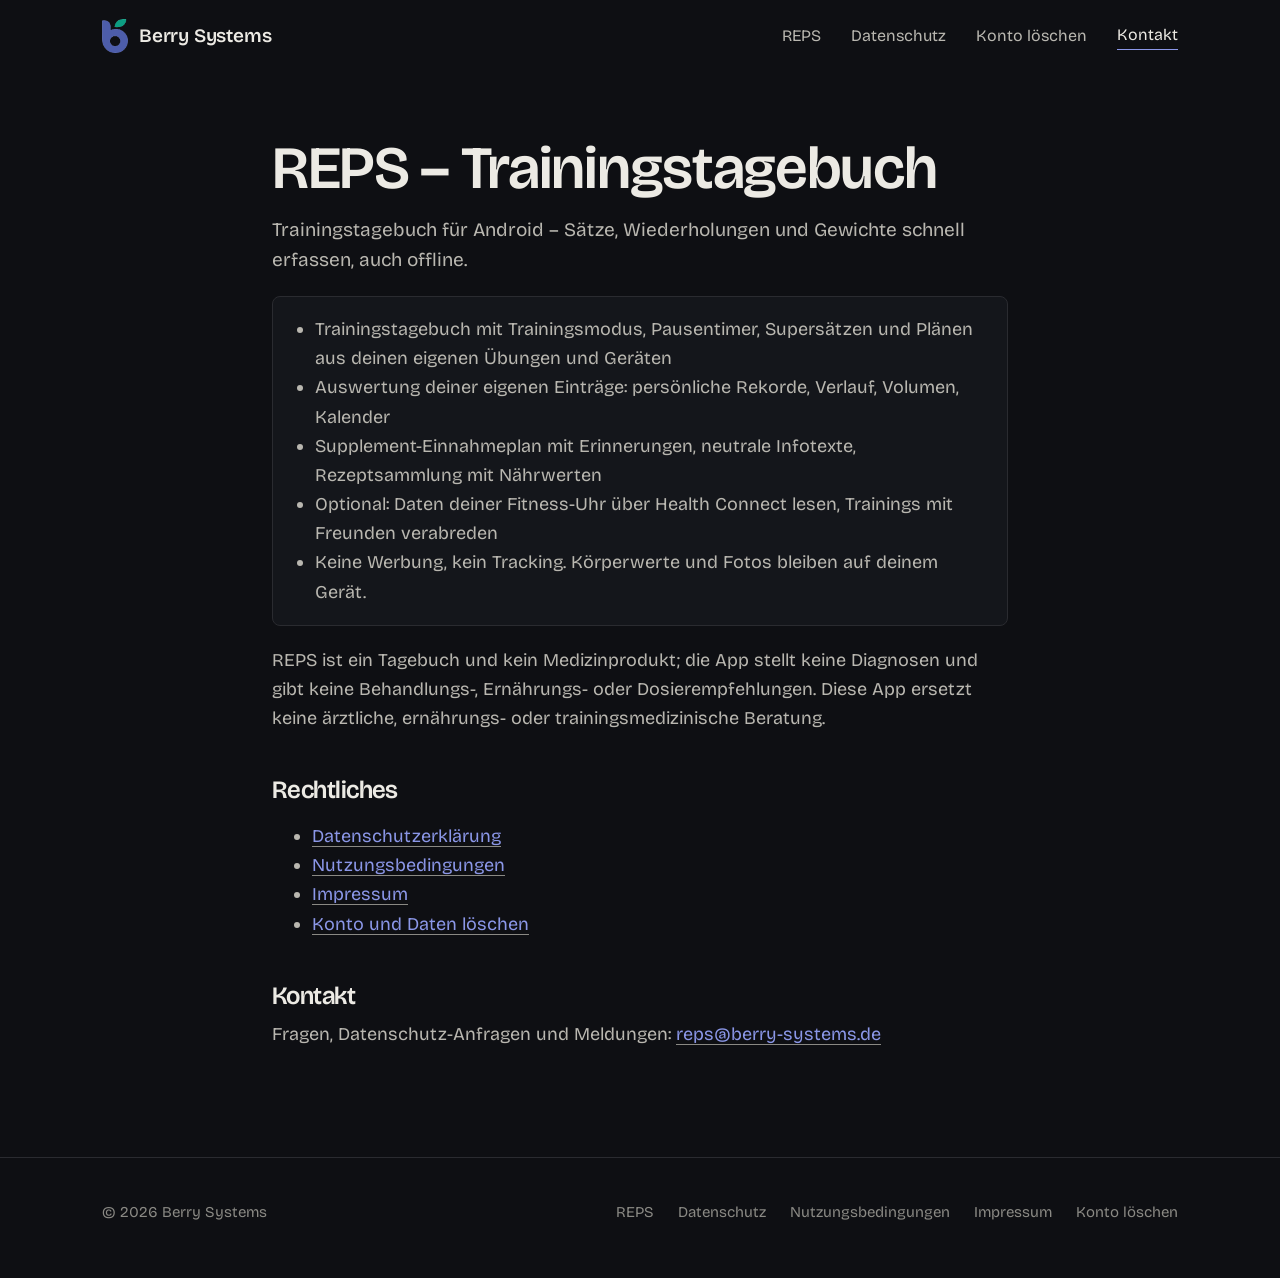
<file: reps/index.html>
<!doctype html>
<html lang="de">
<head>
<meta charset="utf-8">
<meta name="theme-color" content="#0E0F13">
<meta name="viewport" content="width=device-width, initial-scale=1">
<title>REPS – Trainingstagebuch – REPS</title>
<meta name="description" content="REPS – Trainingstagebuch für Android von Berry Systems.">
<link rel="icon" href="../img/berry-systems-logo.png">
<link rel="stylesheet" href="../css/site.css">
</head>
<body>
<header class="site-head">
  <div class="bar">
    <a class="brand" href="../"><img src="../img/berry-b-180.png" alt="" width="26" height="34">Berry Systems</a>
    <button class="menu-toggle" aria-expanded="false" aria-controls="menu">Menü</button>
    <nav class="menu" id="menu">
      <a href="./">REPS</a><a href="datenschutz.html">Datenschutz</a><a href="konto-loeschen.html">Konto löschen</a><a class="contact" href="mailto:reps@berry-systems.de">Kontakt</a>
    </nav>
  </div>
</header>

<main class="doc"><div class="wrap">
  <h1>REPS – Trainingstagebuch</h1>
  <p class="lead">Trainingstagebuch für Android – Sätze, Wiederholungen und Gewichte schnell erfassen, auch offline.</p>
  <div class="card-plain">
    <ul>
      <li>Trainingstagebuch mit Trainingsmodus, Pausentimer, Supersätzen und Plänen aus deinen eigenen Übungen und Geräten</li>
      <li>Auswertung deiner eigenen Einträge: persönliche Rekorde, Verlauf, Volumen, Kalender</li>
      <li>Supplement-Einnahmeplan mit Erinnerungen, neutrale Infotexte, Rezeptsammlung mit Nährwerten</li>
      <li>Optional: Daten deiner Fitness-Uhr über Health Connect lesen, Trainings mit Freunden verabreden</li>
      <li>Keine Werbung, kein Tracking. Körperwerte und Fotos bleiben auf deinem Gerät.</li>
    </ul>
  </div>
  <p>REPS ist ein Tagebuch und kein Medizinprodukt; die App stellt keine Diagnosen und gibt keine Behandlungs-,
  Ernährungs- oder Dosierempfehlungen. Diese App ersetzt keine ärztliche, ernährungs- oder trainingsmedizinische Beratung.</p>
  <h2>Rechtliches</h2>
  <ul>
    <li><a href="datenschutz.html">Datenschutzerklärung</a></li>
    <li><a href="nutzungsbedingungen.html">Nutzungsbedingungen</a></li>
    <li><a href="impressum.html">Impressum</a></li>
    <li><a href="konto-loeschen.html">Konto und Daten löschen</a></li>
  </ul>
  <h2>Kontakt</h2>
  <p>Fragen, Datenschutz-Anfragen und Meldungen: <a href="mailto:reps@berry-systems.de">reps@berry-systems.de</a></p>
</div></main>

<footer class="site-foot">
  <div class="wrap">
    <span>© 2026 Berry Systems</span>
    <nav><a href="./" aria-current="page">REPS</a><a href="datenschutz.html">Datenschutz</a><a href="nutzungsbedingungen.html">Nutzungsbedingungen</a><a href="impressum.html">Impressum</a><a href="konto-loeschen.html">Konto löschen</a></nav>
  </div>
</footer>
<script src="../js/site.js"></script>
</body>
</html>
</file>
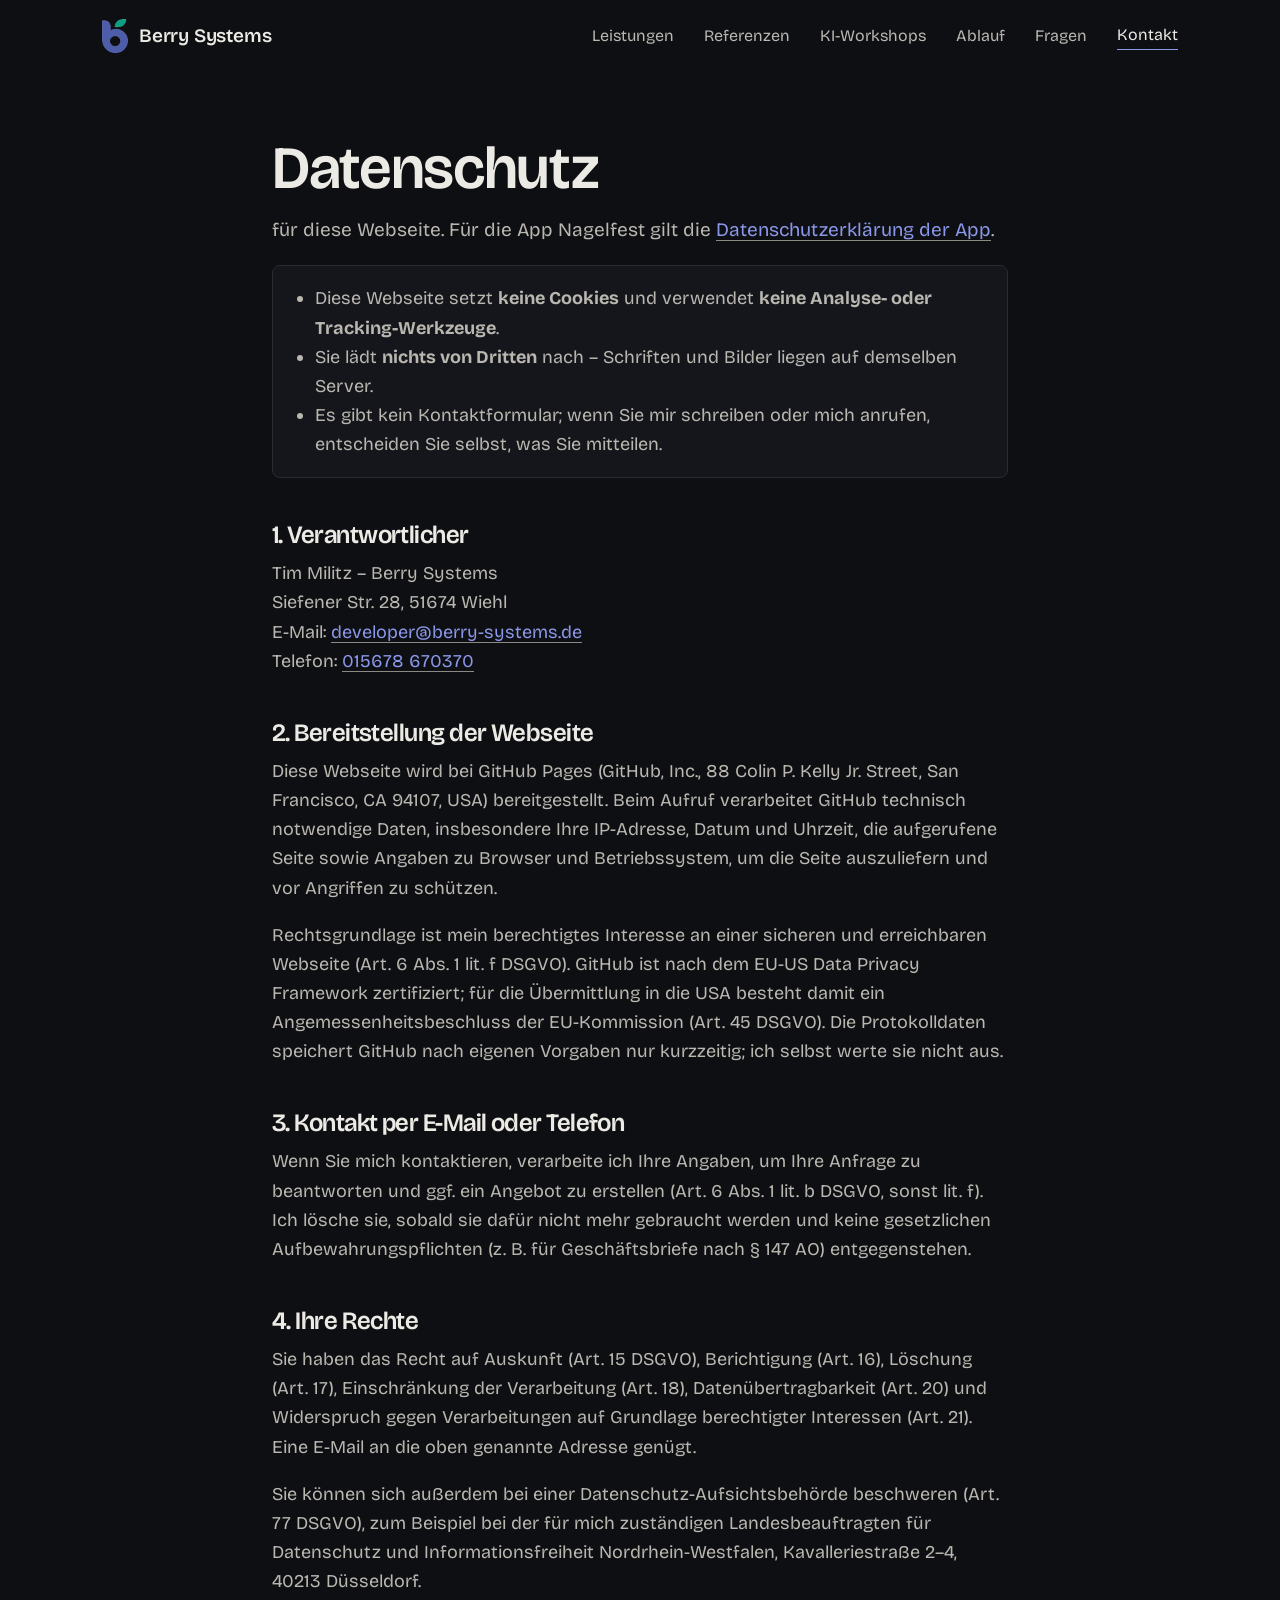
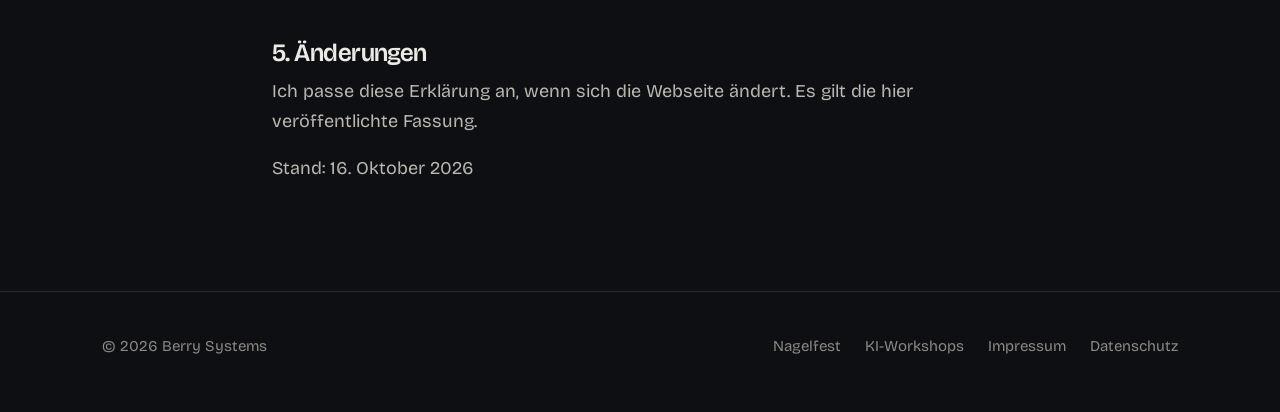
<file: datenschutz.html>
<!doctype html>
<html lang="de">
<head>
<meta charset="utf-8">
<meta name="theme-color" content="#0E0F13">
<meta name="viewport" content="width=device-width, initial-scale=1">
<title>Datenschutz – Berry Systems</title>
<link rel="icon" href="img/berry-systems-logo.png">
<link rel="stylesheet" href="css/site.css">
</head>
<body>
<header class="site-head">
  <div class="bar">
    <a class="brand" href="./"><img src="img/berry-b-180.png" alt="" width="26" height="34">Berry Systems</a>
    <button class="menu-toggle" aria-expanded="false" aria-controls="menu">Menü</button>
    <nav class="menu" id="menu">
      <a href="./#leistungen">Leistungen</a><a href="./#nagelfest">Referenzen</a><a href="./#workshops">KI-Workshops</a><a href="./#ablauf">Ablauf</a><a href="./#fragen">Fragen</a><a class="contact" href="./#kontakt">Kontakt</a>
    </nav>
  </div>
</header>

<main class="doc"><div class="wrap">
  <h1>Datenschutz</h1>
  <p class="lead">für diese Webseite. Für die App Nagelfest gilt die
    <a href="nagelfest/datenschutz.html">Datenschutzerklärung der App</a>.</p>

  <div class="card-plain">
    <ul>
      <li>Diese Webseite setzt <strong>keine Cookies</strong> und verwendet <strong>keine Analyse- oder Tracking-Werkzeuge</strong>.</li>
      <li>Sie lädt <strong>nichts von Dritten</strong> nach – Schriften und Bilder liegen auf demselben Server.</li>
      <li>Es gibt kein Kontaktformular; wenn Sie mir schreiben oder mich anrufen, entscheiden Sie selbst, was Sie mitteilen.</li>
    </ul>
  </div>

  <h2>1. Verantwortlicher</h2>
  <address>
    Tim Militz – Berry Systems<br>
    Siefener Str. 28, 51674 Wiehl<br>
    E-Mail: <a href="mailto:developer@berry-systems.de">developer@berry-systems.de</a><br>
    Telefon: <a href="tel:+4915678670370">015678 670370</a>
  </address>

  <h2>2. Bereitstellung der Webseite</h2>
  <p>Diese Webseite wird bei GitHub Pages (GitHub, Inc., 88 Colin P. Kelly Jr. Street, San Francisco, CA 94107, USA)
  bereitgestellt. Beim Aufruf verarbeitet GitHub technisch notwendige Daten, insbesondere Ihre IP-Adresse,
  Datum und Uhrzeit, die aufgerufene Seite sowie Angaben zu Browser und Betriebssystem, um die Seite auszuliefern und
  vor Angriffen zu schützen.</p>
  <p>Rechtsgrundlage ist mein berechtigtes Interesse an einer sicheren und erreichbaren Webseite (Art. 6 Abs. 1 lit. f
  DSGVO). GitHub ist nach dem EU-US Data Privacy Framework zertifiziert; für die Übermittlung in die USA
  besteht damit ein Angemessenheitsbeschluss der EU-Kommission (Art. 45 DSGVO). Die Protokolldaten speichert GitHub nach eigenen Vorgaben nur kurzzeitig; ich selbst werte sie nicht aus.</p>

  <h2>3. Kontakt per E-Mail oder Telefon</h2>
  <p>Wenn Sie mich kontaktieren, verarbeite ich Ihre Angaben, um Ihre Anfrage zu beantworten und ggf. ein Angebot zu
  erstellen (Art. 6 Abs. 1 lit. b DSGVO, sonst lit. f). Ich lösche sie, sobald sie dafür nicht mehr gebraucht werden
  und keine gesetzlichen Aufbewahrungspflichten (z. B. für Geschäftsbriefe nach § 147 AO) entgegenstehen.</p>

  <h2>4. Ihre Rechte</h2>
  <p>Sie haben das Recht auf Auskunft (Art. 15 DSGVO), Berichtigung (Art. 16), Löschung (Art. 17), Einschränkung der
  Verarbeitung (Art. 18), Datenübertragbarkeit (Art. 20) und Widerspruch gegen Verarbeitungen auf Grundlage
  berechtigter Interessen (Art. 21). Eine E-Mail an die oben genannte Adresse genügt.</p>
  <p>Sie können sich außerdem bei einer Datenschutz-Aufsichtsbehörde beschweren (Art. 77 DSGVO), zum Beispiel bei der
  für mich zuständigen Landesbeauftragten für Datenschutz und Informationsfreiheit Nordrhein-Westfalen, Kavalleriestraße
  2–4, 40213 Düsseldorf.</p>

  <h2>5. Änderungen</h2>
  <p>Ich passe diese Erklärung an, wenn sich die Webseite ändert. Es gilt die hier veröffentlichte Fassung.</p>
  <p>Stand: 16. Oktober 2026</p>
</div></main>

<footer class="site-foot">
  <div class="wrap">
    <span>© 2026 Berry Systems</span>
    <nav><a href="nagelfest/">Nagelfest</a><a href="https://si.berry-systems.de/">KI-Workshops</a><a href="impressum.html">Impressum</a><a href="datenschutz.html" aria-current="page">Datenschutz</a></nav>
  </div>
</footer>
<script src="js/site.js"></script>
</body>
</html>
</file>
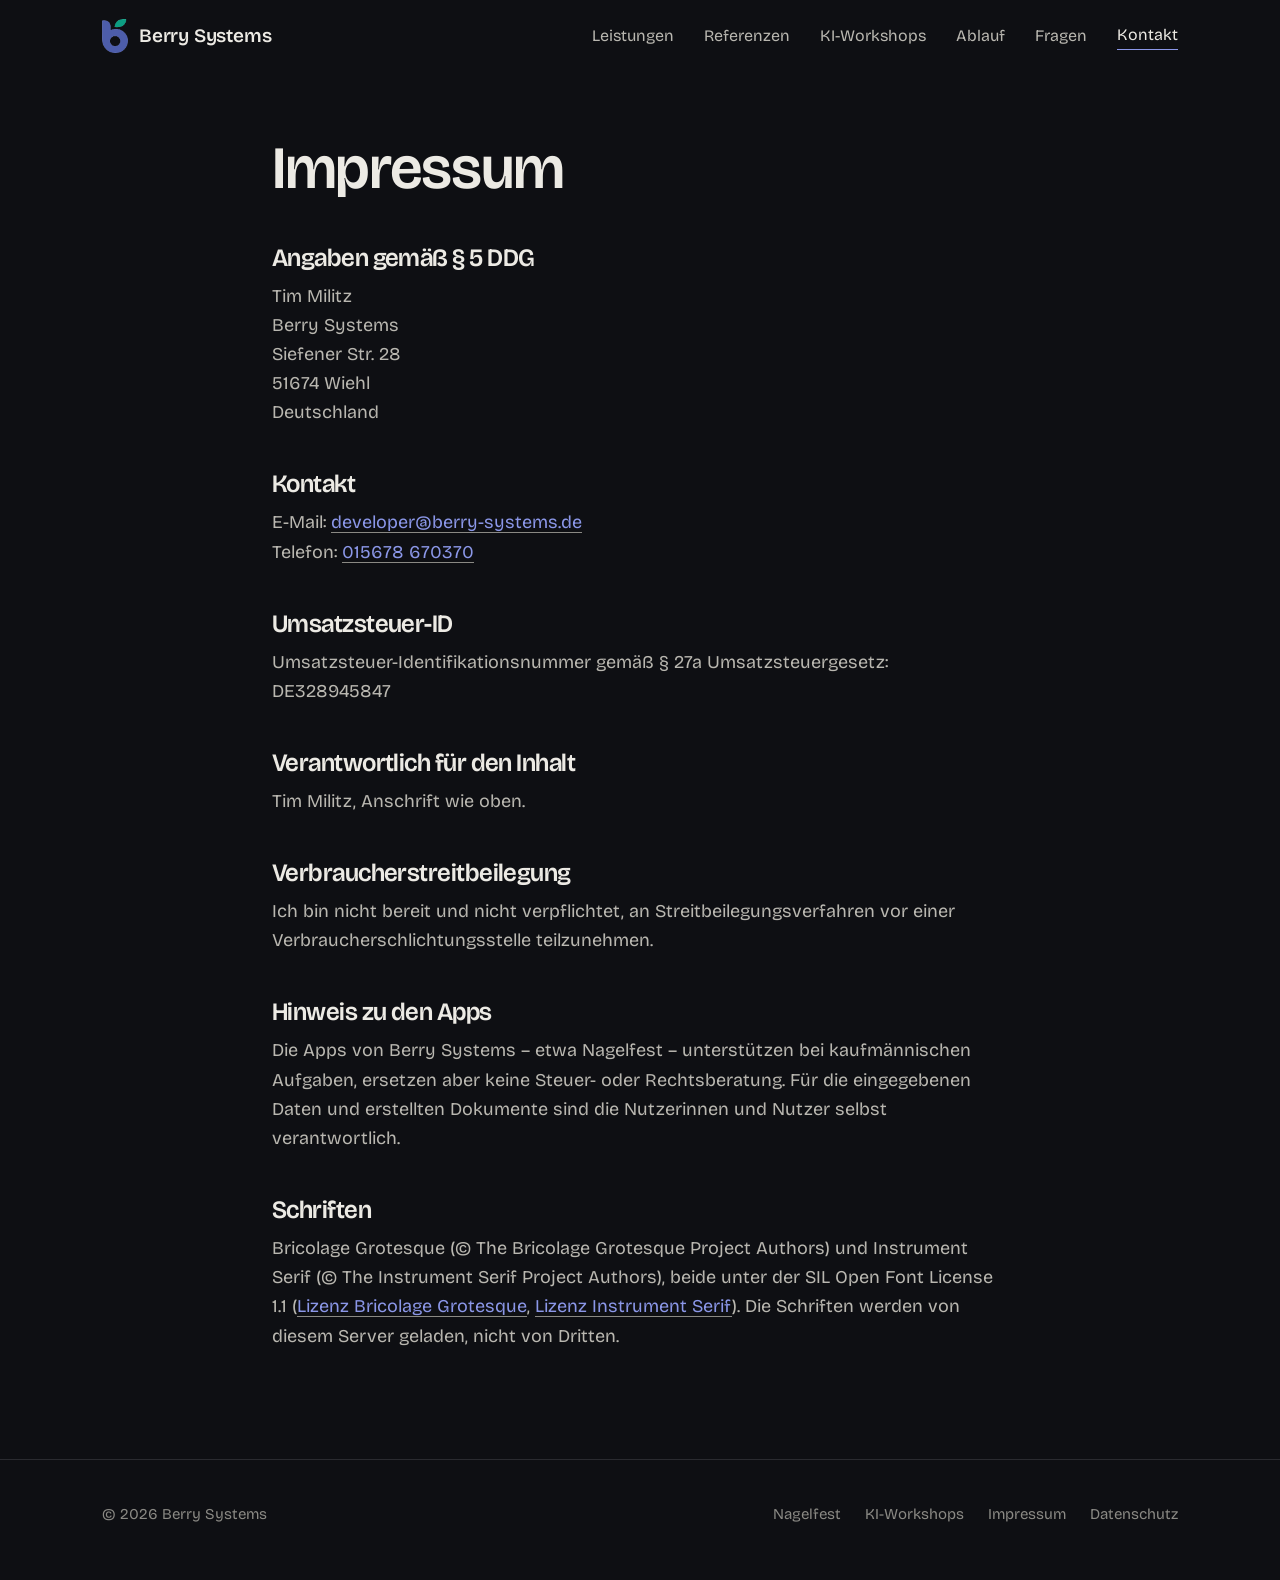
<file: impressum.html>
<!doctype html>
<html lang="de">
<head>
<meta charset="utf-8">
<meta name="theme-color" content="#0E0F13">
<meta name="viewport" content="width=device-width, initial-scale=1">
<title>Impressum – Berry Systems</title>
<meta name="robots" content="noindex">
<link rel="icon" href="img/berry-systems-logo.png">
<link rel="stylesheet" href="css/site.css">
</head>
<body>
<header class="site-head">
  <div class="bar">
    <a class="brand" href="./"><img src="img/berry-b-180.png" alt="" width="26" height="34">Berry Systems</a>
    <button class="menu-toggle" aria-expanded="false" aria-controls="menu">Menü</button>
    <nav class="menu" id="menu">
      <a href="./#leistungen">Leistungen</a><a href="./#nagelfest">Referenzen</a><a href="./#workshops">KI-Workshops</a><a href="./#ablauf">Ablauf</a><a href="./#fragen">Fragen</a><a class="contact" href="./#kontakt">Kontakt</a>
    </nav>
  </div>
</header>

<main class="doc"><div class="wrap">
  <h1>Impressum</h1>

  <h2>Angaben gemäß § 5 DDG</h2>
  <address>
    Tim Militz<br>
    Berry Systems<br>
    Siefener Str. 28<br>
    51674 Wiehl<br>
    Deutschland
  </address>

  <h2>Kontakt</h2>
  <p>
    E-Mail: <a href="mailto:developer@berry-systems.de">developer@berry-systems.de</a><br>
    Telefon: <a href="tel:+4915678670370">015678 670370</a>
  </p>

  <h2>Umsatzsteuer-ID</h2>
  <p>Umsatzsteuer-Identifikationsnummer gemäß § 27a Umsatzsteuergesetz: DE328945847</p>

  <h2>Verantwortlich für den Inhalt</h2>
  <p>Tim Militz, Anschrift wie oben.</p>

  <h2>Verbraucherstreitbeilegung</h2>
  <p>Ich bin nicht bereit und nicht verpflichtet, an Streitbeilegungsverfahren vor einer Verbraucherschlichtungsstelle
  teilzunehmen.</p>

  <h2>Hinweis zu den Apps</h2>
  <p>Die Apps von Berry Systems – etwa Nagelfest – unterstützen bei kaufmännischen Aufgaben, ersetzen aber keine
  Steuer- oder Rechtsberatung. Für die eingegebenen Daten und erstellten Dokumente sind die Nutzerinnen und Nutzer
  selbst verantwortlich.</p>

  <h2>Schriften</h2>
  <p>Bricolage Grotesque (© The Bricolage Grotesque Project Authors) und Instrument Serif (© The Instrument Serif
  Project Authors), beide unter der SIL Open Font License 1.1 (<a href="fonts/bg-OFL.txt">Lizenz Bricolage Grotesque</a>,
  <a href="fonts/is-OFL.txt">Lizenz Instrument Serif</a>). Die Schriften werden von diesem Server geladen, nicht von Dritten.</p>
</div></main>

<footer class="site-foot">
  <div class="wrap">
    <span>© 2026 Berry Systems</span>
    <nav><a href="nagelfest/">Nagelfest</a><a href="https://si.berry-systems.de/">KI-Workshops</a><a href="impressum.html" aria-current="page">Impressum</a><a href="datenschutz.html">Datenschutz</a></nav>
  </div>
</footer>
<script src="js/site.js"></script>
</body>
</html>
</file>
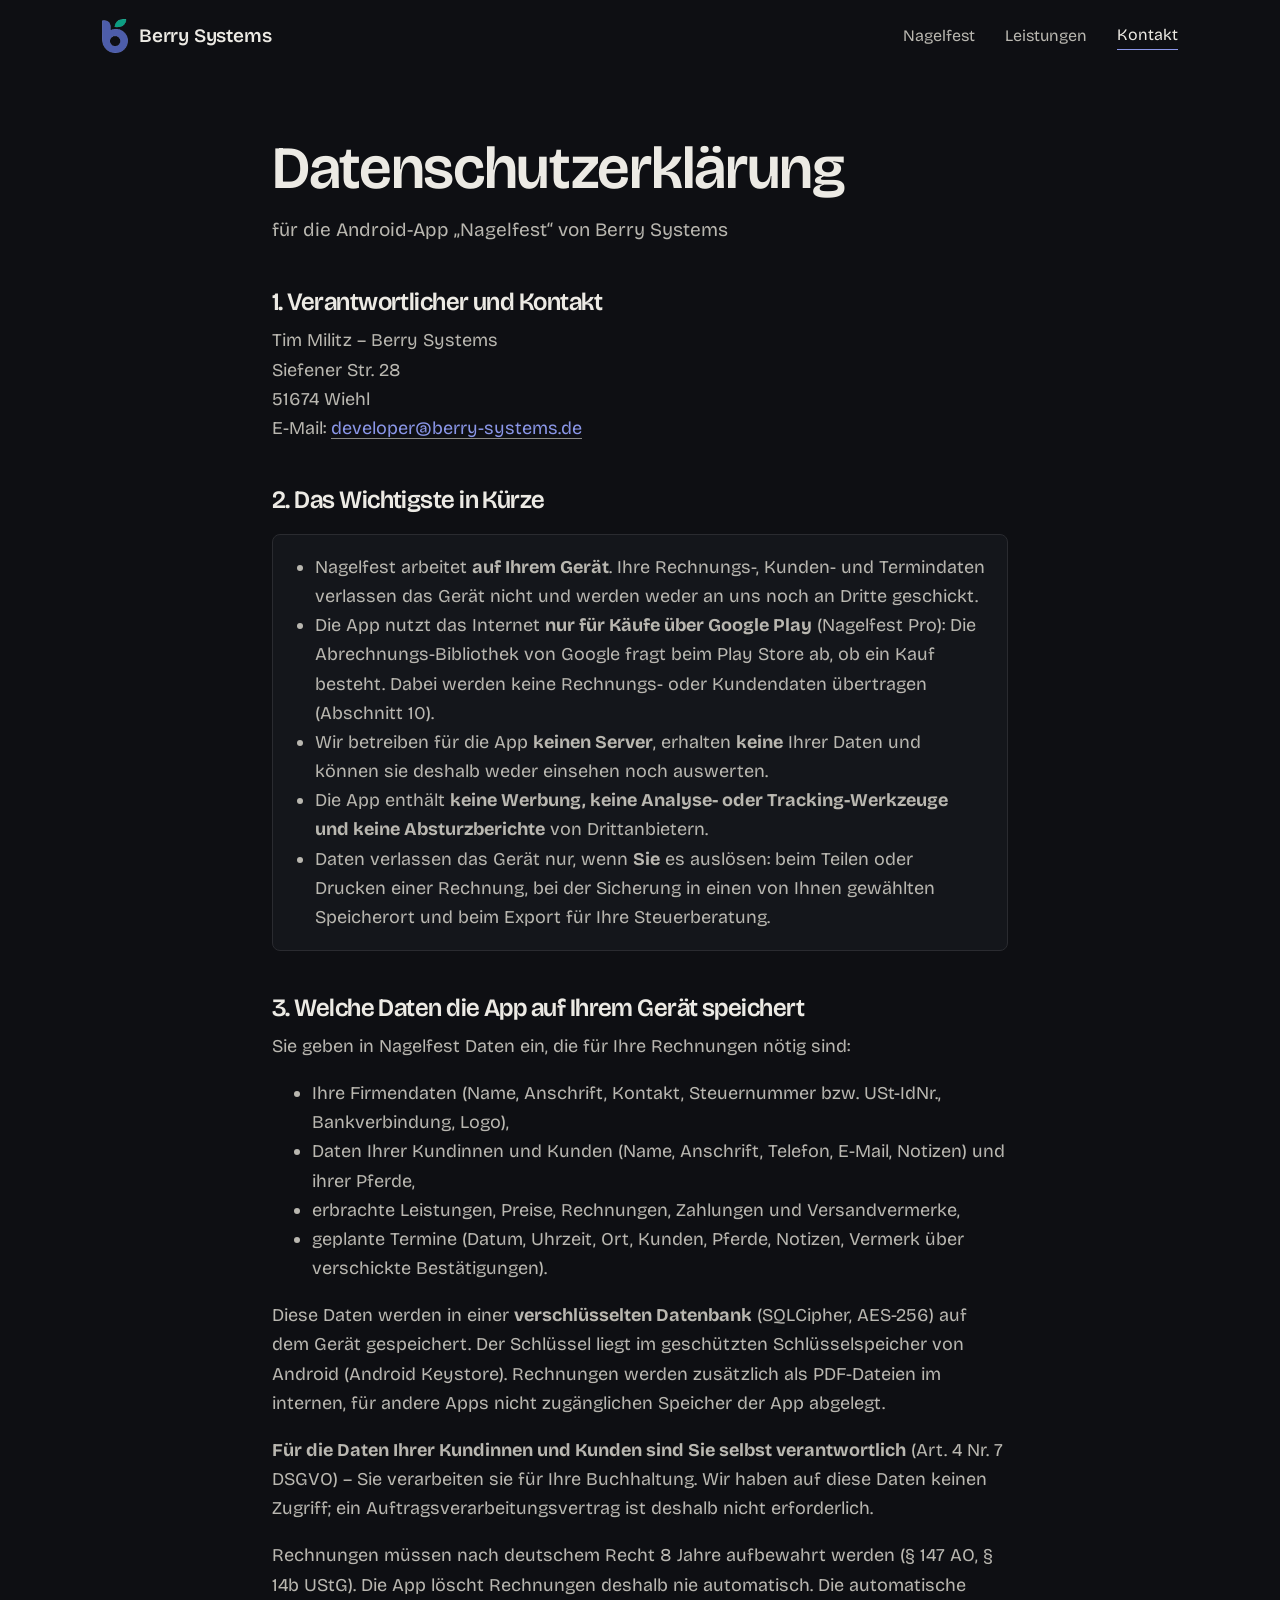
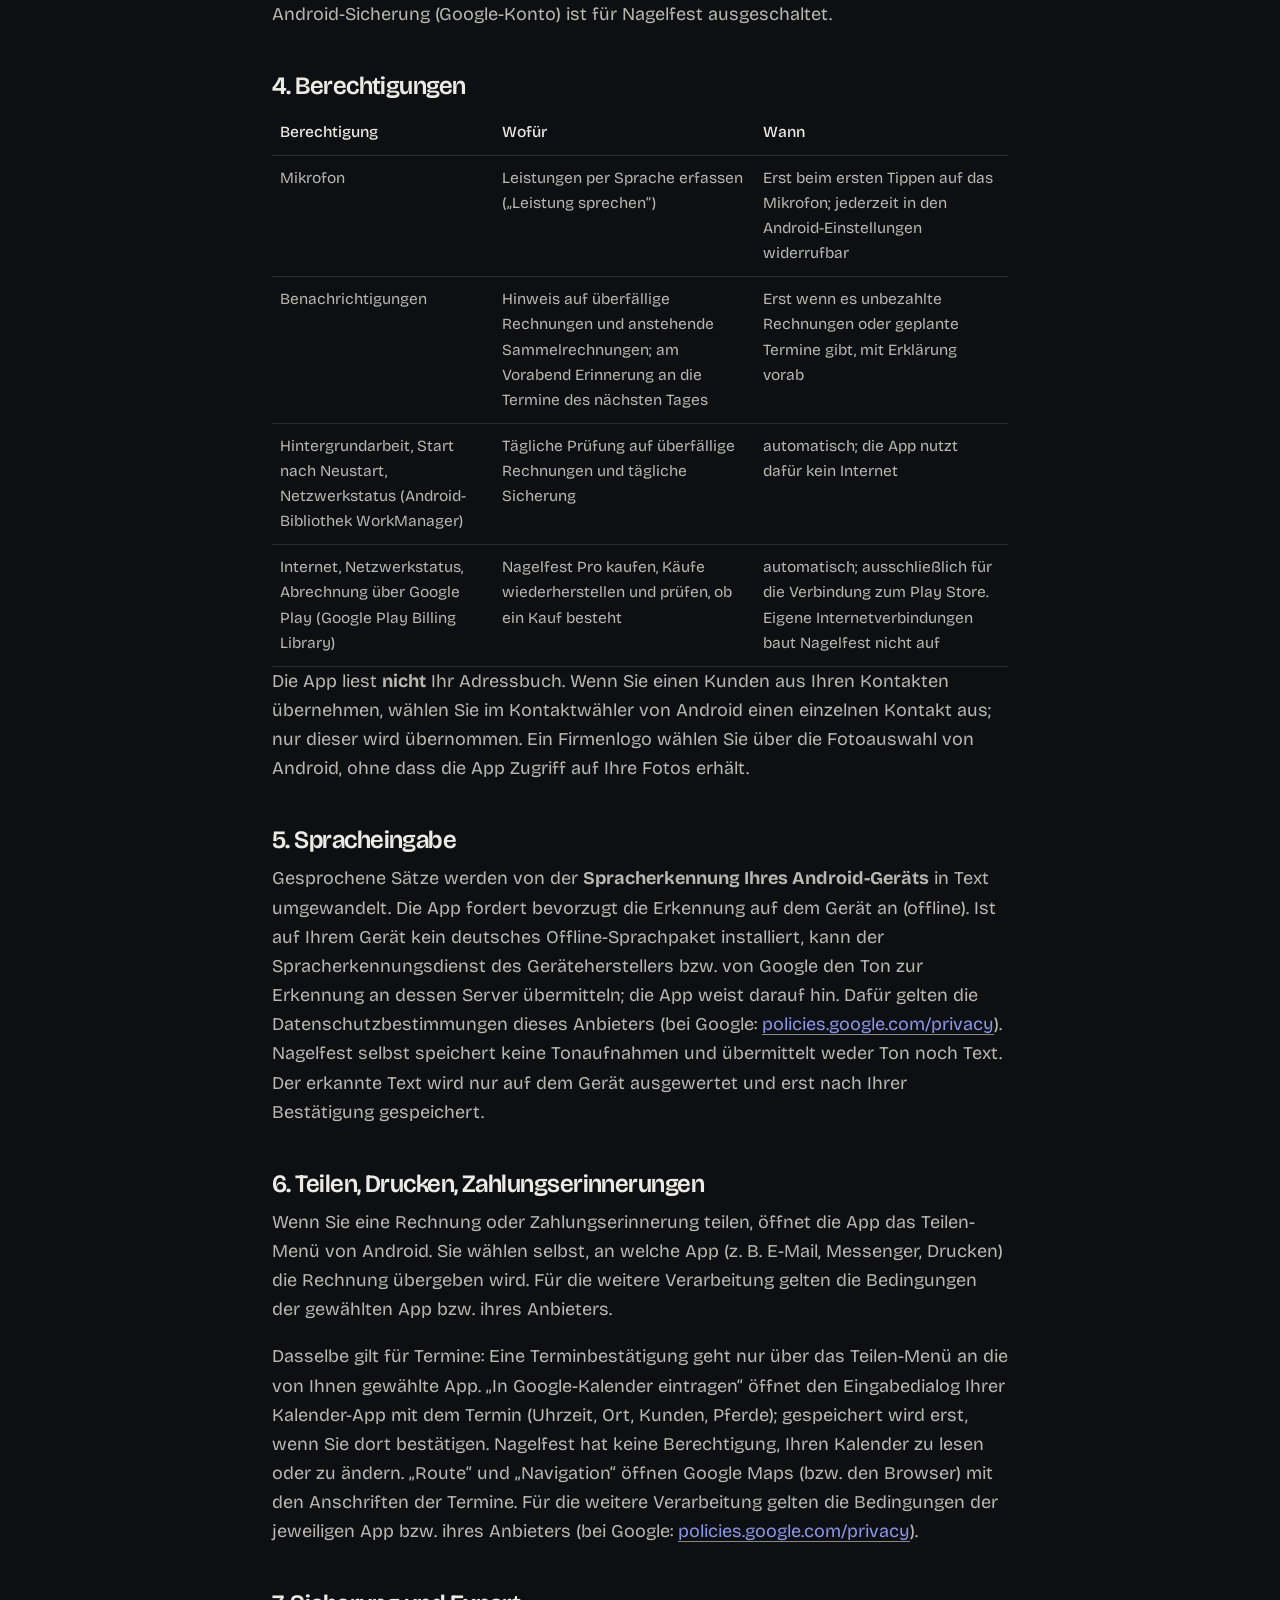
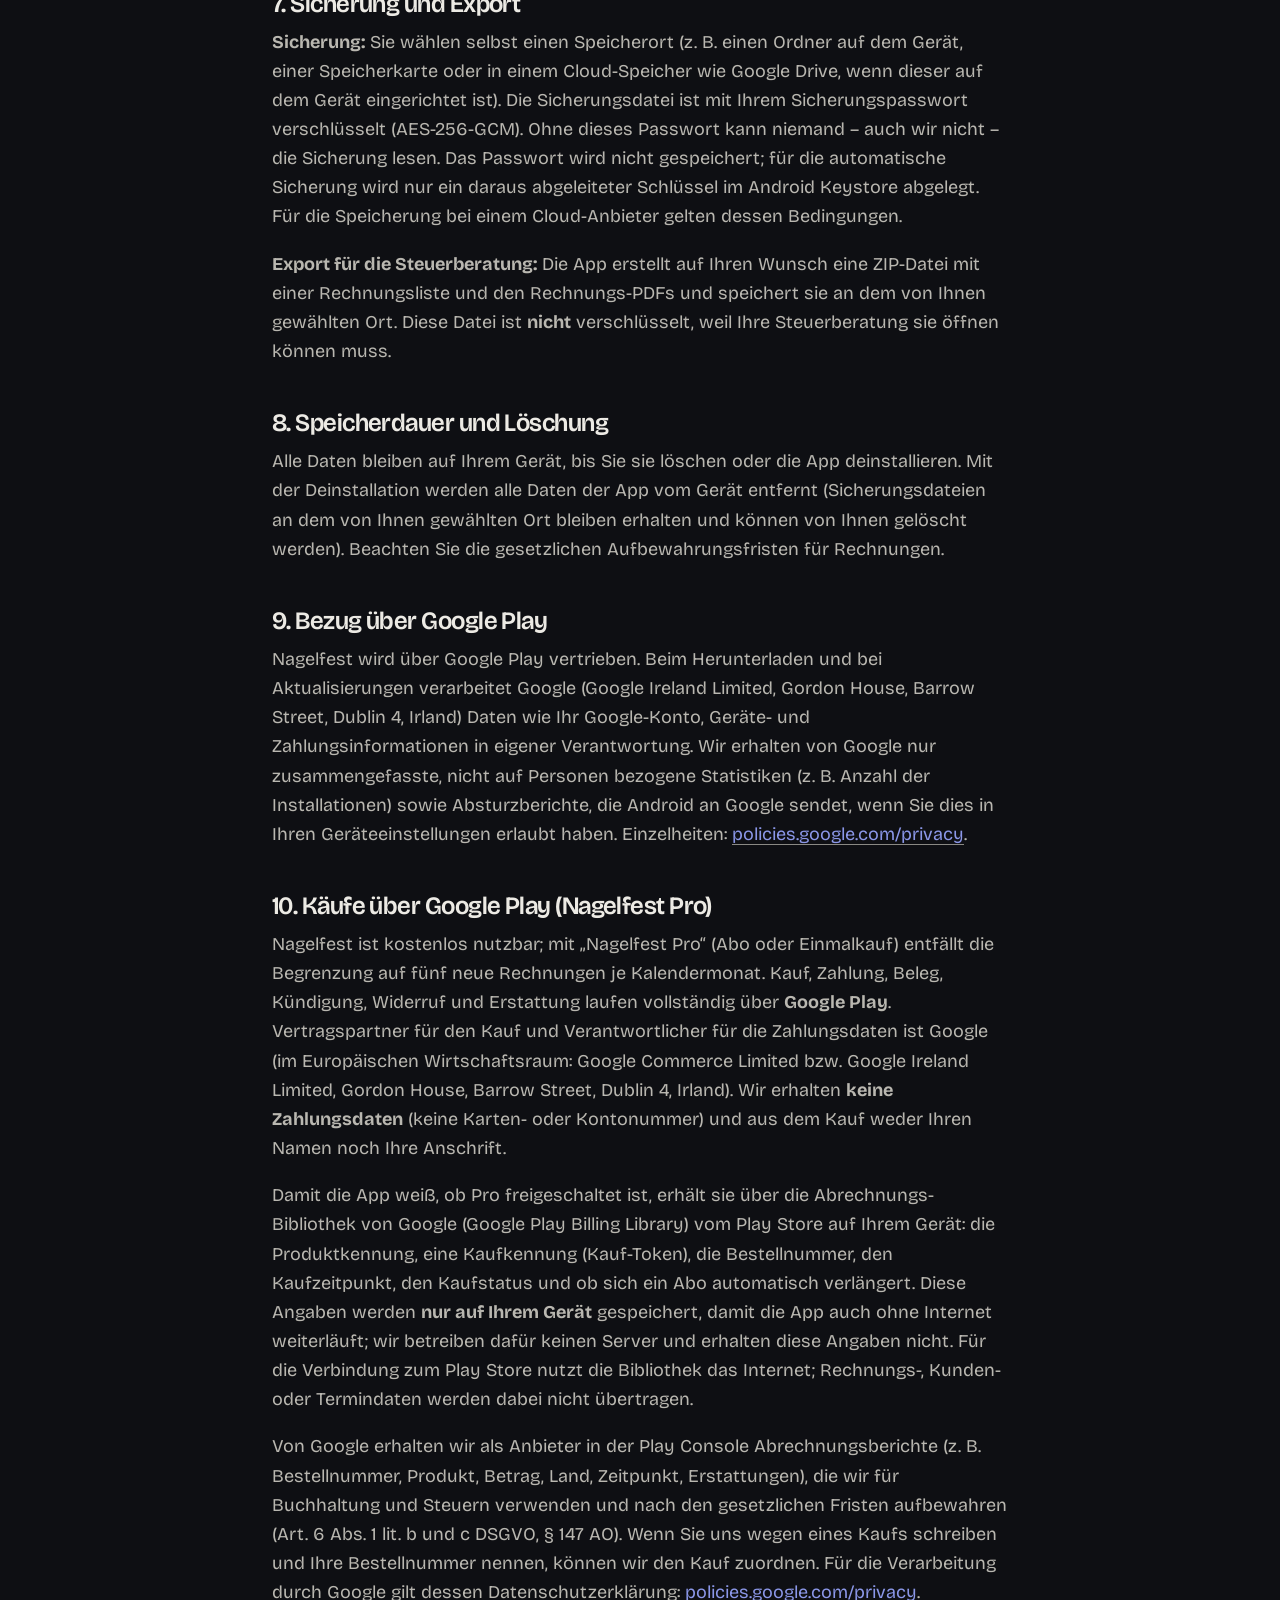
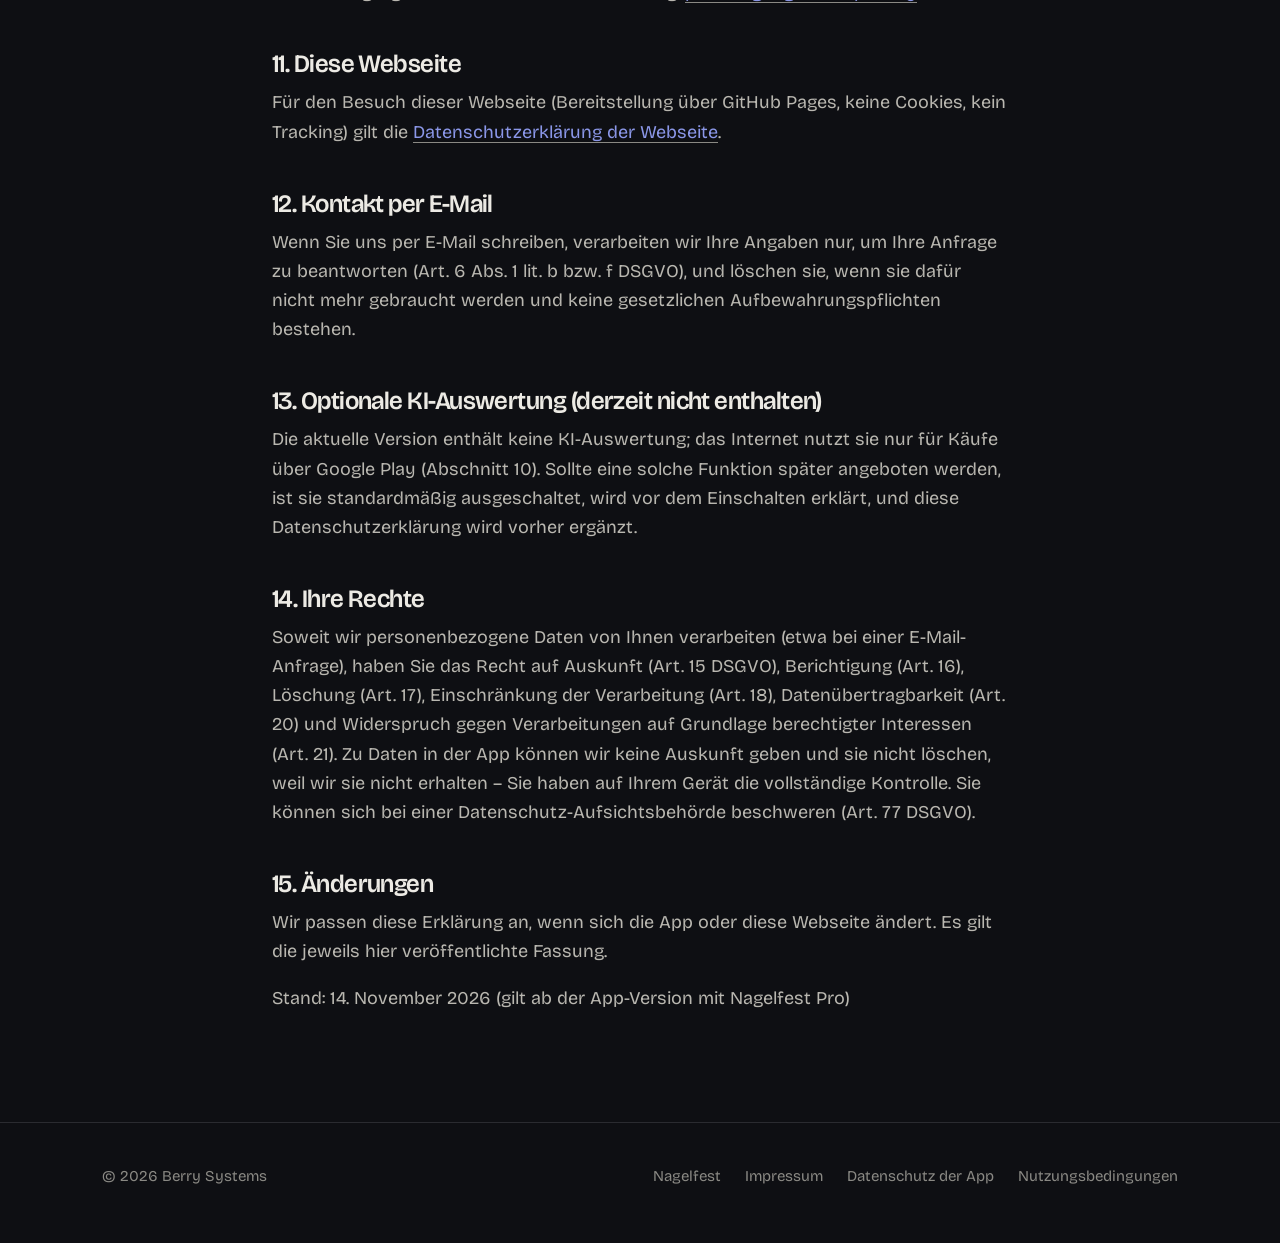
<file: nagelfest/datenschutz.html>
<!doctype html>
<html lang="de">
<head>
<meta charset="utf-8">
<meta name="theme-color" content="#0E0F13">
<meta name="viewport" content="width=device-width, initial-scale=1">
<title>Datenschutz – Nagelfest</title>
<link rel="icon" href="../img/nagelfest-icon.png">
<link rel="stylesheet" href="../css/site.css">
</head>
<body>
<header class="site-head">
  <div class="bar">
    <a class="brand" href="../"><img src="../img/berry-b-180.png" alt="" width="26" height="34">Berry Systems</a>
    <button class="menu-toggle" aria-expanded="false" aria-controls="menu">Menü</button>
    <nav class="menu" id="menu">
      <a href="./">Nagelfest</a><a href="../#leistungen">Leistungen</a><a class="contact" href="../#kontakt">Kontakt</a>
    </nav>
  </div>
</header>

<main class="doc"><div class="wrap">
  <h1>Datenschutzerklärung</h1>
  <p class="lead">für die Android-App „Nagelfest“ von Berry Systems</p>

  <h2>1. Verantwortlicher und Kontakt</h2>
  <address>
    Tim Militz – Berry Systems<br>
    Siefener Str. 28<br>
    51674 Wiehl<br>
    E-Mail: <a href="mailto:developer@berry-systems.de">developer@berry-systems.de</a>
  </address>

  <h2>2. Das Wichtigste in Kürze</h2>
  <div class="card-plain">
    <ul>
      <li>Nagelfest arbeitet <strong>auf Ihrem Gerät</strong>. Ihre Rechnungs-, Kunden- und Termindaten verlassen das
        Gerät nicht und werden weder an uns noch an Dritte geschickt.</li>
      <li>Die App nutzt das Internet <strong>nur für Käufe über Google Play</strong> (Nagelfest Pro): Die
        Abrechnungs-Bibliothek von Google fragt beim Play Store ab, ob ein Kauf besteht. Dabei werden keine Rechnungs-
        oder Kundendaten übertragen (Abschnitt 10).</li>
      <li>Wir betreiben für die App <strong>keinen Server</strong>, erhalten <strong>keine</strong> Ihrer Daten und
        können sie deshalb weder einsehen noch auswerten.</li>
      <li>Die App enthält <strong>keine Werbung, keine Analyse- oder Tracking-Werkzeuge und keine Absturzberichte</strong>
        von Drittanbietern.</li>
      <li>Daten verlassen das Gerät nur, wenn <strong>Sie</strong> es auslösen: beim Teilen oder Drucken einer Rechnung,
        bei der Sicherung in einen von Ihnen gewählten Speicherort und beim Export für Ihre Steuerberatung.</li>
    </ul>
  </div>

  <h2>3. Welche Daten die App auf Ihrem Gerät speichert</h2>
  <p>Sie geben in Nagelfest Daten ein, die für Ihre Rechnungen nötig sind:</p>
  <ul>
    <li>Ihre Firmendaten (Name, Anschrift, Kontakt, Steuernummer bzw. USt-IdNr., Bankverbindung, Logo),</li>
    <li>Daten Ihrer Kundinnen und Kunden (Name, Anschrift, Telefon, E-Mail, Notizen) und ihrer Pferde,</li>
    <li>erbrachte Leistungen, Preise, Rechnungen, Zahlungen und Versandvermerke,</li>
    <li>geplante Termine (Datum, Uhrzeit, Ort, Kunden, Pferde, Notizen, Vermerk über verschickte Bestätigungen).</li>
  </ul>
  <p>Diese Daten werden in einer <strong>verschlüsselten Datenbank</strong> (SQLCipher, AES-256) auf dem Gerät
  gespeichert. Der Schlüssel liegt im geschützten Schlüsselspeicher von Android (Android Keystore). Rechnungen werden
  zusätzlich als PDF-Dateien im internen, für andere Apps nicht zugänglichen Speicher der App abgelegt.</p>
  <p><strong>Für die Daten Ihrer Kundinnen und Kunden sind Sie selbst verantwortlich</strong> (Art. 4 Nr. 7 DSGVO) –
  Sie verarbeiten sie für Ihre Buchhaltung. Wir haben auf diese Daten keinen Zugriff; ein
  Auftragsverarbeitungsvertrag ist deshalb nicht erforderlich.</p>
  <p>Rechnungen müssen nach deutschem Recht 8 Jahre aufbewahrt werden (§ 147 AO, § 14b UStG). Die App löscht
  Rechnungen deshalb nie automatisch. Die automatische Android-Sicherung (Google-Konto) ist für Nagelfest
  ausgeschaltet.</p>

  <h2>4. Berechtigungen</h2>
  <div class="table-scroll">
  <table>
    <tr><th>Berechtigung</th><th>Wofür</th><th>Wann</th></tr>
    <tr><td>Mikrofon</td><td>Leistungen per Sprache erfassen („Leistung sprechen“)</td><td>Erst beim ersten Tippen auf das Mikrofon; jederzeit in den Android-Einstellungen widerrufbar</td></tr>
    <tr><td>Benachrichtigungen</td><td>Hinweis auf überfällige Rechnungen und anstehende Sammelrechnungen; am Vorabend Erinnerung an die Termine des nächsten Tages</td><td>Erst wenn es unbezahlte Rechnungen oder geplante Termine gibt, mit Erklärung vorab</td></tr>
    <tr><td>Hintergrundarbeit, Start nach Neustart, Netzwerkstatus (Android-Bibliothek WorkManager)</td><td>Tägliche Prüfung auf überfällige Rechnungen und tägliche Sicherung</td><td>automatisch; die App nutzt dafür kein Internet</td></tr>
    <tr><td>Internet, Netzwerkstatus, Abrechnung über Google Play (Google Play Billing Library)</td><td>Nagelfest Pro kaufen, Käufe wiederherstellen und prüfen, ob ein Kauf besteht</td><td>automatisch; ausschließlich für die Verbindung zum Play Store. Eigene Internetverbindungen baut Nagelfest nicht auf</td></tr>
  </table>
  </div>
  <p>Die App liest <strong>nicht</strong> Ihr Adressbuch. Wenn Sie einen Kunden aus Ihren Kontakten übernehmen,
  wählen Sie im Kontaktwähler von Android einen einzelnen Kontakt aus; nur dieser wird übernommen. Ein Firmenlogo
  wählen Sie über die Fotoauswahl von Android, ohne dass die App Zugriff auf Ihre Fotos erhält.</p>

  <h2>5. Spracheingabe</h2>
  <p>Gesprochene Sätze werden von der <strong>Spracherkennung Ihres Android-Geräts</strong> in Text umgewandelt. Die
  App fordert bevorzugt die Erkennung auf dem Gerät an (offline). Ist auf Ihrem Gerät kein deutsches
  Offline-Sprachpaket installiert, kann der Spracherkennungsdienst des Geräteherstellers bzw. von Google den Ton zur
  Erkennung an dessen Server übermitteln; die App weist darauf hin. Dafür gelten die Datenschutzbestimmungen dieses
  Anbieters (bei Google: <a href="https://policies.google.com/privacy">policies.google.com/privacy</a>). Nagelfest
  selbst speichert keine Tonaufnahmen und übermittelt weder Ton noch Text. Der erkannte Text wird nur auf dem Gerät
  ausgewertet und erst nach Ihrer Bestätigung gespeichert.</p>

  <h2>6. Teilen, Drucken, Zahlungserinnerungen</h2>
  <p>Wenn Sie eine Rechnung oder Zahlungserinnerung teilen, öffnet die App das Teilen-Menü von Android. Sie wählen
  selbst, an welche App (z. B. E-Mail, Messenger, Drucken) die Rechnung übergeben wird. Für die weitere Verarbeitung
  gelten die Bedingungen der gewählten App bzw. ihres Anbieters.</p>
  <p>Dasselbe gilt für Termine: Eine Terminbestätigung geht nur über das Teilen-Menü an die von Ihnen gewählte App.
  „In Google-Kalender eintragen“ öffnet den Eingabedialog Ihrer Kalender-App mit dem Termin (Uhrzeit, Ort, Kunden,
  Pferde); gespeichert wird erst, wenn Sie dort bestätigen. Nagelfest hat keine Berechtigung, Ihren Kalender zu lesen
  oder zu ändern. „Route“ und „Navigation“ öffnen Google Maps (bzw. den Browser) mit den Anschriften der Termine.
  Für die weitere Verarbeitung gelten die Bedingungen der jeweiligen App bzw. ihres Anbieters (bei Google:
  <a href="https://policies.google.com/privacy">policies.google.com/privacy</a>).</p>

  <h2>7. Sicherung und Export</h2>
  <p><strong>Sicherung:</strong> Sie wählen selbst einen Speicherort (z. B. einen Ordner auf dem Gerät, einer
  Speicherkarte oder in einem Cloud-Speicher wie Google Drive, wenn dieser auf dem Gerät eingerichtet ist). Die
  Sicherungsdatei ist mit Ihrem Sicherungspasswort verschlüsselt (AES-256-GCM). Ohne dieses Passwort kann niemand –
  auch wir nicht – die Sicherung lesen. Das Passwort wird nicht gespeichert; für die automatische Sicherung wird nur
  ein daraus abgeleiteter Schlüssel im Android Keystore abgelegt. Für die Speicherung bei einem Cloud-Anbieter gelten
  dessen Bedingungen.</p>
  <p><strong>Export für die Steuerberatung:</strong> Die App erstellt auf Ihren Wunsch eine ZIP-Datei mit einer
  Rechnungsliste und den Rechnungs-PDFs und speichert sie an dem von Ihnen gewählten Ort. Diese Datei ist
  <strong>nicht</strong> verschlüsselt, weil Ihre Steuerberatung sie öffnen können muss.</p>

  <h2>8. Speicherdauer und Löschung</h2>
  <p>Alle Daten bleiben auf Ihrem Gerät, bis Sie sie löschen oder die App deinstallieren. Mit der Deinstallation
  werden alle Daten der App vom Gerät entfernt (Sicherungsdateien an dem von Ihnen gewählten Ort bleiben erhalten und
  können von Ihnen gelöscht werden). Beachten Sie die gesetzlichen Aufbewahrungsfristen für Rechnungen.</p>

  <h2>9. Bezug über Google Play</h2>
  <p>Nagelfest wird über Google Play vertrieben. Beim Herunterladen und bei Aktualisierungen verarbeitet Google
  (Google Ireland Limited, Gordon House, Barrow Street, Dublin 4, Irland) Daten wie Ihr Google-Konto, Geräte- und
  Zahlungsinformationen in eigener Verantwortung. Wir erhalten von Google nur zusammengefasste, nicht auf Personen
  bezogene Statistiken (z. B. Anzahl der Installationen) sowie Absturzberichte, die Android an Google sendet, wenn Sie
  dies in Ihren Geräteeinstellungen erlaubt haben. Einzelheiten:
  <a href="https://policies.google.com/privacy">policies.google.com/privacy</a>.</p>

  <h2>10. Käufe über Google Play (Nagelfest Pro)</h2>
  <p>Nagelfest ist kostenlos nutzbar; mit „Nagelfest Pro“ (Abo oder Einmalkauf) entfällt die Begrenzung auf fünf neue
  Rechnungen je Kalendermonat. Kauf, Zahlung, Beleg, Kündigung, Widerruf und Erstattung laufen vollständig über
  <strong>Google Play</strong>. Vertragspartner für den Kauf und Verantwortlicher für die Zahlungsdaten ist Google
  (im Europäischen Wirtschaftsraum: Google Commerce Limited bzw. Google Ireland Limited, Gordon House, Barrow Street,
  Dublin 4, Irland). Wir erhalten <strong>keine Zahlungsdaten</strong> (keine Karten- oder Kontonummer) und aus dem
  Kauf weder Ihren Namen noch Ihre Anschrift.</p>
  <p>Damit die App weiß, ob Pro freigeschaltet ist, erhält sie über die Abrechnungs-Bibliothek von Google
  (Google Play Billing Library) vom Play Store auf Ihrem Gerät: die Produktkennung, eine Kaufkennung (Kauf-Token),
  die Bestellnummer, den Kaufzeitpunkt, den Kaufstatus und ob sich ein Abo automatisch verlängert. Diese Angaben
  werden <strong>nur auf Ihrem Gerät</strong> gespeichert, damit die App auch ohne Internet weiterläuft; wir betreiben
  dafür keinen Server und erhalten diese Angaben nicht. Für die Verbindung zum Play Store nutzt die Bibliothek das
  Internet; Rechnungs-, Kunden- oder Termindaten werden dabei nicht übertragen.</p>
  <p>Von Google erhalten wir als Anbieter in der Play Console Abrechnungsberichte (z. B. Bestellnummer, Produkt,
  Betrag, Land, Zeitpunkt, Erstattungen), die wir für Buchhaltung und Steuern verwenden und nach den gesetzlichen
  Fristen aufbewahren (Art. 6 Abs. 1 lit. b und c DSGVO, § 147 AO). Wenn Sie uns wegen eines Kaufs schreiben und Ihre
  Bestellnummer nennen, können wir den Kauf zuordnen. Für die Verarbeitung durch Google gilt dessen
  Datenschutzerklärung: <a href="https://policies.google.com/privacy">policies.google.com/privacy</a>.</p>

  <h2>11. Diese Webseite</h2>
  <p>Für den Besuch dieser Webseite (Bereitstellung über GitHub Pages, keine Cookies, kein Tracking) gilt die <a href="../datenschutz.html">Datenschutzerklärung der Webseite</a>.</p>

  <h2>12. Kontakt per E-Mail</h2>
  <p>Wenn Sie uns per E-Mail schreiben, verarbeiten wir Ihre Angaben nur, um Ihre Anfrage zu beantworten
  (Art. 6 Abs. 1 lit. b bzw. f DSGVO), und löschen sie, wenn sie dafür nicht mehr gebraucht werden und keine
  gesetzlichen Aufbewahrungspflichten bestehen.</p>

  <h2>13. Optionale KI-Auswertung (derzeit nicht enthalten)</h2>
  <p>Die aktuelle Version enthält keine KI-Auswertung; das Internet nutzt sie nur für Käufe über Google Play
  (Abschnitt 10). Sollte eine solche Funktion später
  angeboten werden, ist sie standardmäßig ausgeschaltet, wird vor dem Einschalten erklärt, und diese
  Datenschutzerklärung wird vorher ergänzt.</p>

  <h2>14. Ihre Rechte</h2>
  <p>Soweit wir personenbezogene Daten von Ihnen verarbeiten (etwa bei einer E-Mail-Anfrage), haben Sie das Recht auf
  Auskunft (Art. 15 DSGVO), Berichtigung (Art. 16), Löschung (Art. 17), Einschränkung der Verarbeitung (Art. 18),
  Datenübertragbarkeit (Art. 20) und Widerspruch gegen Verarbeitungen auf Grundlage berechtigter Interessen
  (Art. 21). Zu Daten in der App können wir keine Auskunft geben und sie nicht löschen, weil wir sie nicht erhalten –
  Sie haben auf Ihrem Gerät die vollständige Kontrolle. Sie können sich bei einer Datenschutz-Aufsichtsbehörde
  beschweren (Art. 77 DSGVO).</p>

  <h2>15. Änderungen</h2>
  <p>Wir passen diese Erklärung an, wenn sich die App oder diese Webseite ändert. Es gilt die jeweils hier
  veröffentlichte Fassung.</p>
  <p>Stand: 14. November 2026 (gilt ab der App-Version mit Nagelfest Pro)</p>
</div></main>

<footer class="site-foot">
  <div class="wrap">
    <span>© 2026 Berry Systems</span>
    <nav><a href="./">Nagelfest</a><a href="../impressum.html">Impressum</a><a href="datenschutz.html" aria-current="page">Datenschutz der App</a><a href="nutzungsbedingungen.html">Nutzungsbedingungen</a></nav>
  </div>
</footer>
<script src="../js/site.js"></script>
</body>
</html>
</file>
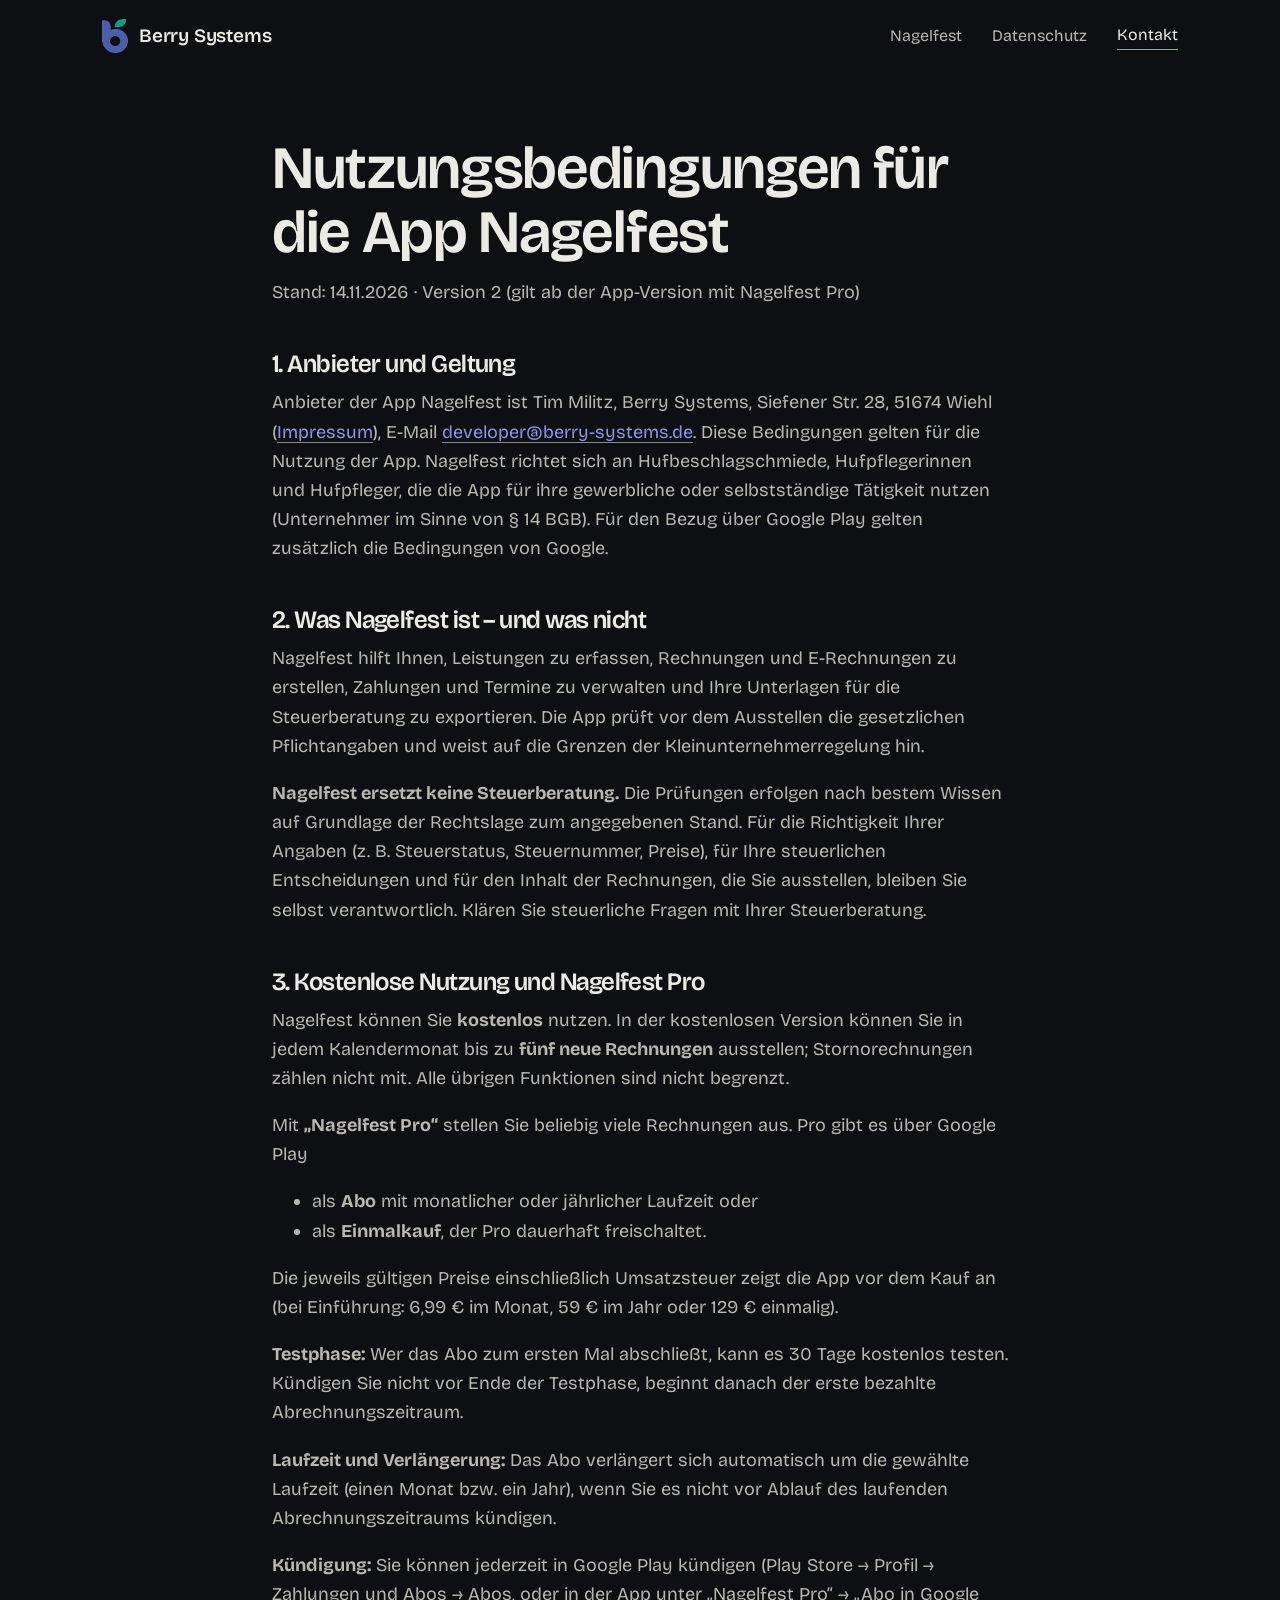
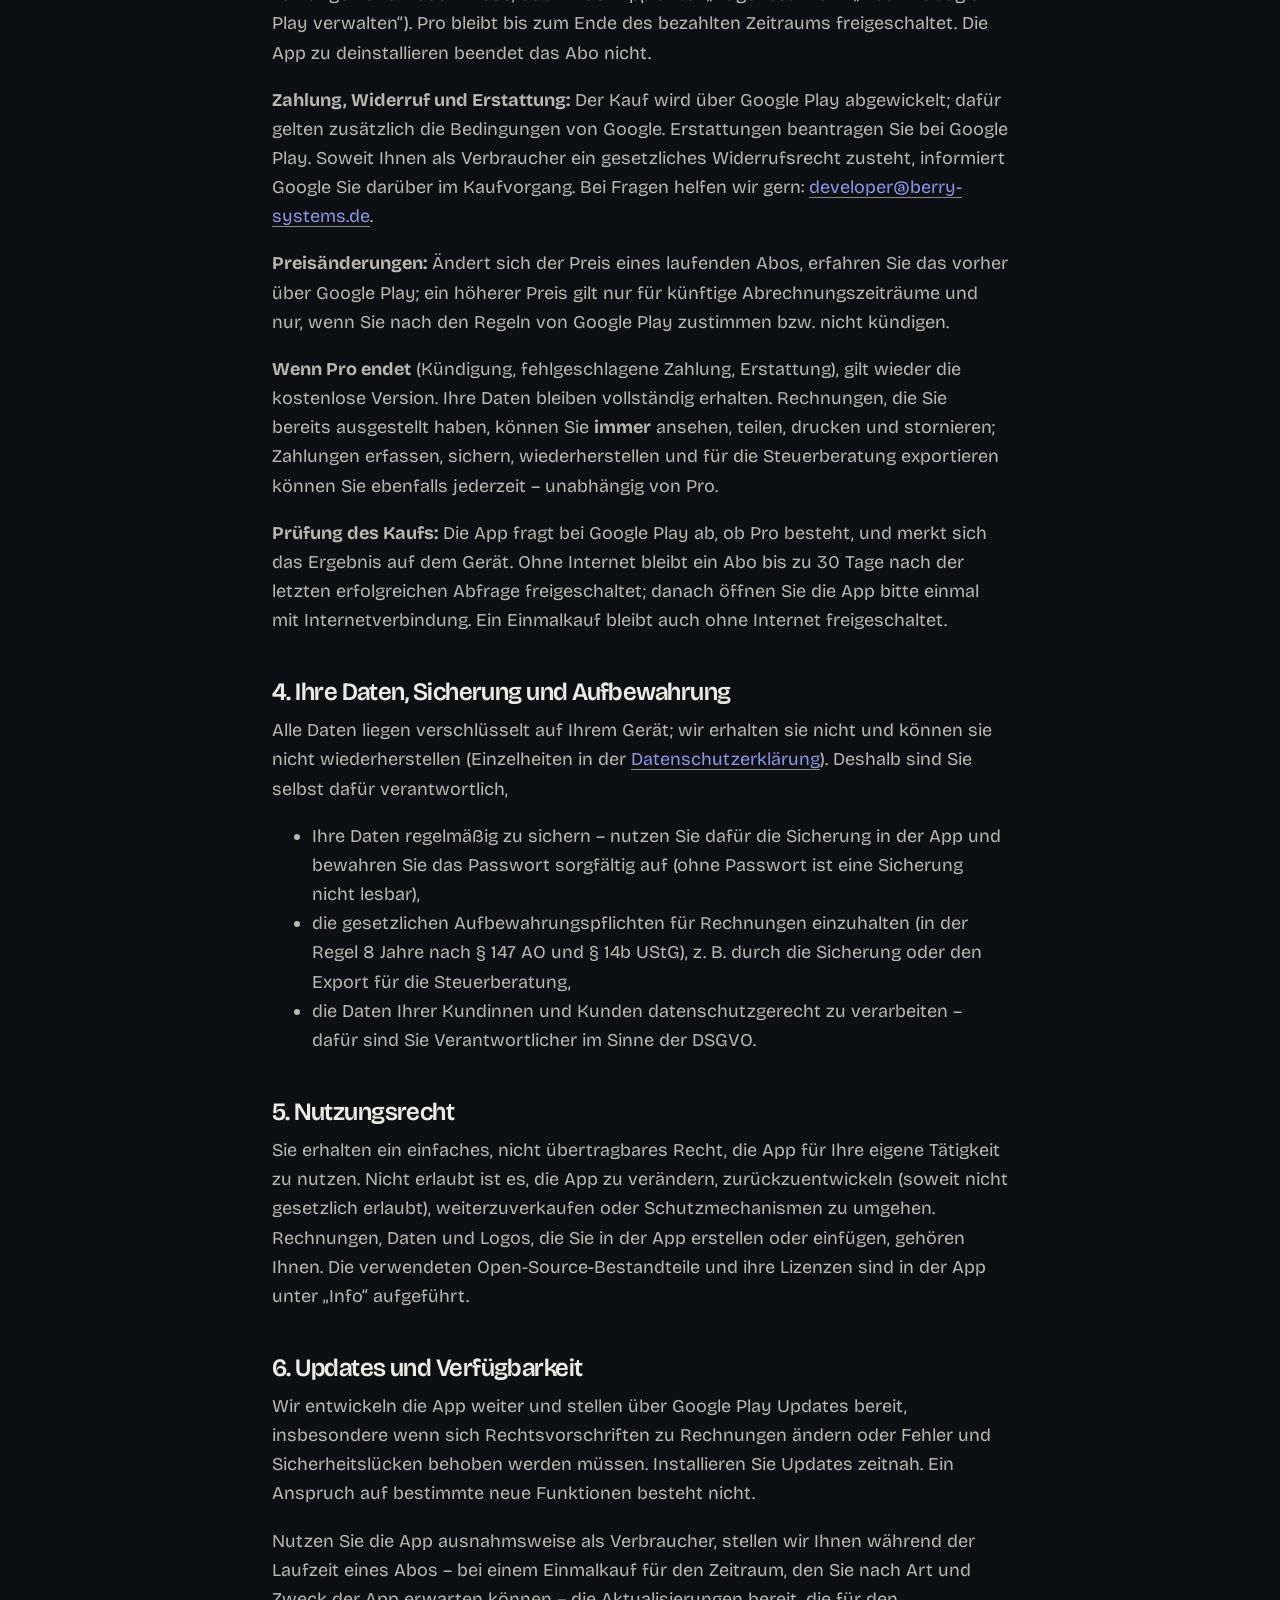
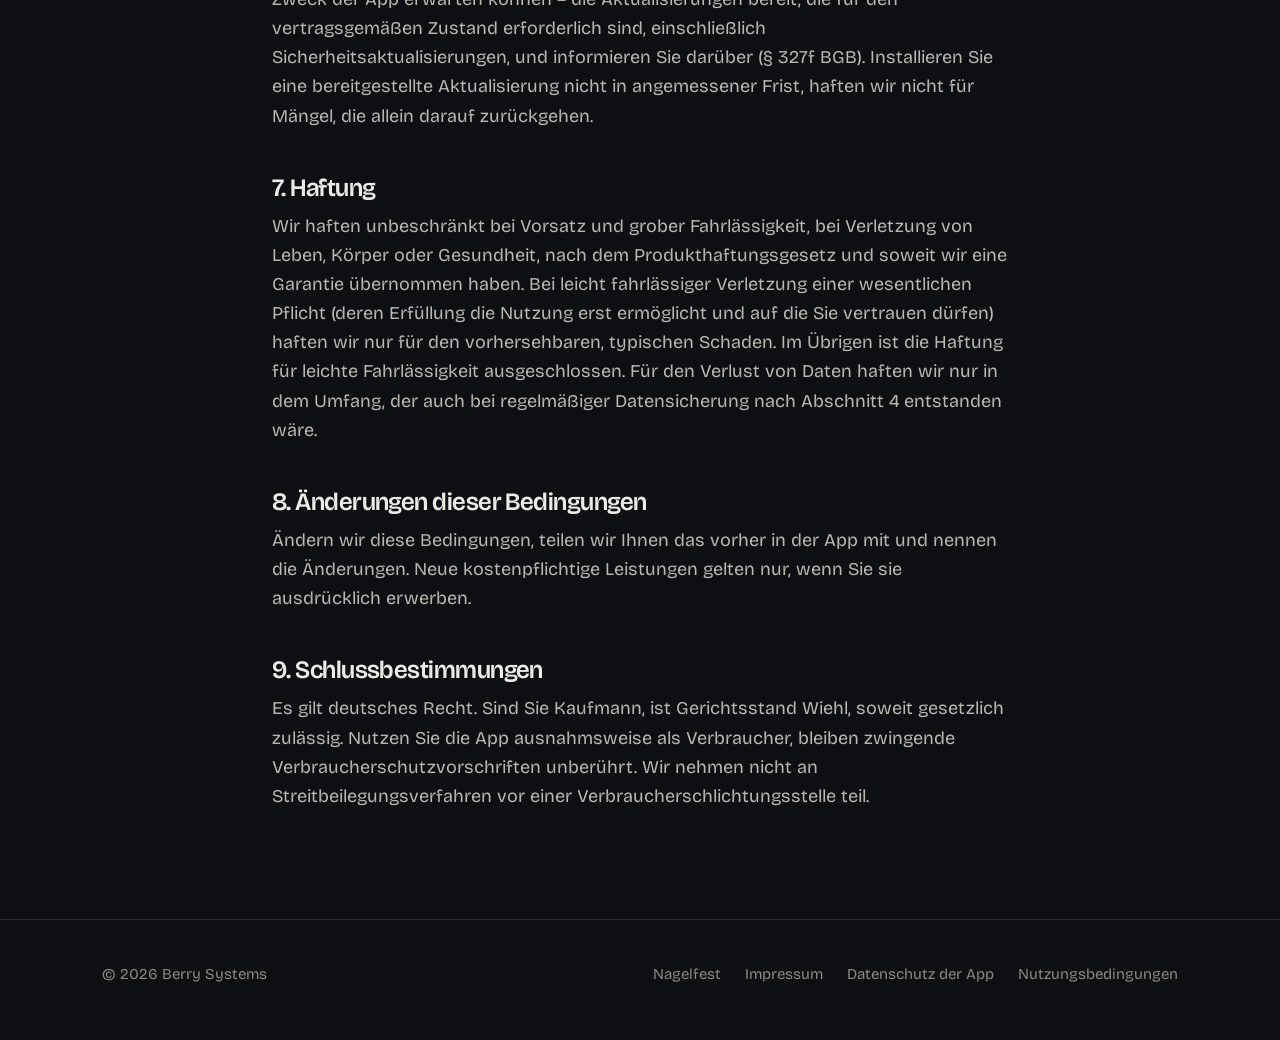
<file: nagelfest/nutzungsbedingungen.html>
<!doctype html>
<html lang="de">
<head>
<meta charset="utf-8">
<meta name="theme-color" content="#0E0F13">
<meta name="viewport" content="width=device-width, initial-scale=1">
<title>Nutzungsbedingungen – Nagelfest</title>
<meta name="description" content="Nutzungsbedingungen der Android-App Nagelfest.">
<link rel="icon" href="../img/nagelfest-icon.png">
<link rel="stylesheet" href="../css/site.css">
</head>
<body>
<header class="site-head">
  <div class="bar">
    <a class="brand" href="../"><img src="../img/berry-b-180.png" alt="" width="26" height="34">Berry Systems</a>
    <button class="menu-toggle" aria-expanded="false" aria-controls="menu">Menü</button>
    <nav class="menu" id="menu">
      <a href="./">Nagelfest</a><a href="datenschutz.html">Datenschutz</a><a class="contact" href="mailto:developer@berry-systems.de">Kontakt</a>
    </nav>
  </div>
</header>

<main class="doc"><div class="wrap">
  <h1>Nutzungsbedingungen für die App Nagelfest</h1>
  <p>Stand: 14.11.2026 · Version 2 (gilt ab der App-Version mit Nagelfest Pro)</p>

  <h2>1. Anbieter und Geltung</h2>
  <p>Anbieter der App Nagelfest ist Tim Militz, Berry Systems, Siefener Str. 28, 51674 Wiehl
  (<a href="../impressum.html">Impressum</a>), E-Mail <a href="mailto:developer@berry-systems.de">developer@berry-systems.de</a>.
  Diese Bedingungen gelten für die Nutzung der App. Nagelfest richtet sich an Hufbeschlagschmiede, Hufpflegerinnen und
  Hufpfleger, die die App für ihre gewerbliche oder selbstständige Tätigkeit nutzen (Unternehmer im Sinne von § 14 BGB).
  Für den Bezug über Google Play gelten zusätzlich die Bedingungen von Google.</p>

  <h2>2. Was Nagelfest ist – und was nicht</h2>
  <p>Nagelfest hilft Ihnen, Leistungen zu erfassen, Rechnungen und E-Rechnungen zu erstellen, Zahlungen und Termine zu
  verwalten und Ihre Unterlagen für die Steuerberatung zu exportieren. Die App prüft vor dem Ausstellen die gesetzlichen
  Pflichtangaben und weist auf die Grenzen der Kleinunternehmerregelung hin.</p>
  <p><strong>Nagelfest ersetzt keine Steuerberatung.</strong> Die Prüfungen erfolgen nach bestem Wissen auf Grundlage
  der Rechtslage zum angegebenen Stand. Für die Richtigkeit Ihrer Angaben (z. B. Steuerstatus, Steuernummer, Preise),
  für Ihre steuerlichen Entscheidungen und für den Inhalt der Rechnungen, die Sie ausstellen, bleiben Sie selbst
  verantwortlich. Klären Sie steuerliche Fragen mit Ihrer Steuerberatung.</p>

  <h2>3. Kostenlose Nutzung und Nagelfest Pro</h2>
  <p>Nagelfest können Sie <strong>kostenlos</strong> nutzen. In der kostenlosen Version können Sie in jedem
  Kalendermonat bis zu <strong>fünf neue Rechnungen</strong> ausstellen; Stornorechnungen zählen nicht mit. Alle
  übrigen Funktionen sind nicht begrenzt.</p>
  <p>Mit <strong>„Nagelfest Pro“</strong> stellen Sie beliebig viele Rechnungen aus. Pro gibt es über Google Play</p>
  <ul>
    <li>als <strong>Abo</strong> mit monatlicher oder jährlicher Laufzeit oder</li>
    <li>als <strong>Einmalkauf</strong>, der Pro dauerhaft freischaltet.</li>
  </ul>
  <p>Die jeweils gültigen Preise einschließlich Umsatzsteuer zeigt die App vor dem Kauf an (bei Einführung: 6,99 €
  im Monat, 59 € im Jahr oder 129 € einmalig).</p>
  <p><strong>Testphase:</strong> Wer das Abo zum ersten Mal abschließt, kann es 30 Tage kostenlos testen. Kündigen Sie
  nicht vor Ende der Testphase, beginnt danach der erste bezahlte Abrechnungszeitraum.</p>
  <p><strong>Laufzeit und Verlängerung:</strong> Das Abo verlängert sich automatisch um die gewählte Laufzeit (einen
  Monat bzw. ein Jahr), wenn Sie es nicht vor Ablauf des laufenden Abrechnungszeitraums kündigen.</p>
  <p><strong>Kündigung:</strong> Sie können jederzeit in Google Play kündigen (Play Store → Profil → Zahlungen und Abos
  → Abos, oder in der App unter „Nagelfest Pro“ → „Abo in Google Play verwalten“). Pro bleibt bis zum Ende des
  bezahlten Zeitraums freigeschaltet. Die App zu deinstallieren beendet das Abo nicht.</p>
  <p><strong>Zahlung, Widerruf und Erstattung:</strong> Der Kauf wird über Google Play abgewickelt; dafür gelten
  zusätzlich die Bedingungen von Google. Erstattungen beantragen Sie bei Google Play. Soweit Ihnen als Verbraucher ein
  gesetzliches Widerrufsrecht zusteht, informiert Google Sie darüber im Kaufvorgang. Bei Fragen helfen wir gern:
  <a href="mailto:developer@berry-systems.de">developer@berry-systems.de</a>.</p>
  <p><strong>Preisänderungen:</strong> Ändert sich der Preis eines laufenden Abos, erfahren Sie das vorher über Google
  Play; ein höherer Preis gilt nur für künftige Abrechnungszeiträume und nur, wenn Sie nach den Regeln von Google Play
  zustimmen bzw. nicht kündigen.</p>
  <p><strong>Wenn Pro endet</strong> (Kündigung, fehlgeschlagene Zahlung, Erstattung), gilt wieder die kostenlose
  Version. Ihre Daten bleiben vollständig erhalten. Rechnungen, die Sie bereits ausgestellt haben, können Sie
  <strong>immer</strong> ansehen, teilen, drucken und stornieren; Zahlungen erfassen, sichern, wiederherstellen und
  für die Steuerberatung exportieren können Sie ebenfalls jederzeit – unabhängig von Pro.</p>
  <p><strong>Prüfung des Kaufs:</strong> Die App fragt bei Google Play ab, ob Pro besteht, und merkt sich das Ergebnis
  auf dem Gerät. Ohne Internet bleibt ein Abo bis zu 30 Tage nach der letzten erfolgreichen Abfrage freigeschaltet;
  danach öffnen Sie die App bitte einmal mit Internetverbindung. Ein Einmalkauf bleibt auch ohne Internet
  freigeschaltet.</p>

  <h2>4. Ihre Daten, Sicherung und Aufbewahrung</h2>
  <p>Alle Daten liegen verschlüsselt auf Ihrem Gerät; wir erhalten sie nicht und können sie nicht wiederherstellen
  (Einzelheiten in der <a href="datenschutz.html">Datenschutzerklärung</a>). Deshalb sind Sie selbst dafür
  verantwortlich,</p>
  <ul>
    <li>Ihre Daten regelmäßig zu sichern – nutzen Sie dafür die Sicherung in der App und bewahren Sie das Passwort sorgfältig auf
      (ohne Passwort ist eine Sicherung nicht lesbar),</li>
    <li>die gesetzlichen Aufbewahrungspflichten für Rechnungen einzuhalten (in der Regel 8 Jahre nach § 147 AO und § 14b UStG),
      z. B. durch die Sicherung oder den Export für die Steuerberatung,</li>
    <li>die Daten Ihrer Kundinnen und Kunden datenschutzgerecht zu verarbeiten – dafür sind Sie Verantwortlicher im Sinne der DSGVO.</li>
  </ul>

  <h2>5. Nutzungsrecht</h2>
  <p>Sie erhalten ein einfaches, nicht übertragbares Recht, die App für Ihre eigene Tätigkeit zu nutzen. Nicht erlaubt
  ist es, die App zu verändern, zurückzuentwickeln (soweit nicht gesetzlich erlaubt), weiterzuverkaufen oder Schutzmechanismen
  zu umgehen. Rechnungen, Daten und Logos, die Sie in der App erstellen oder einfügen, gehören Ihnen. Die verwendeten
  Open-Source-Bestandteile und ihre Lizenzen sind in der App unter „Info“ aufgeführt.</p>

  <h2>6. Updates und Verfügbarkeit</h2>
  <p>Wir entwickeln die App weiter und stellen über Google Play Updates bereit, insbesondere wenn sich Rechtsvorschriften
  zu Rechnungen ändern oder Fehler und Sicherheitslücken behoben werden müssen. Installieren Sie Updates zeitnah. Ein
  Anspruch auf bestimmte neue Funktionen besteht nicht.</p>
  <p>Nutzen Sie die App ausnahmsweise als Verbraucher, stellen wir Ihnen während der Laufzeit eines Abos – bei einem
  Einmalkauf für den Zeitraum, den Sie nach Art und Zweck der App erwarten können – die Aktualisierungen bereit, die
  für den vertragsgemäßen Zustand erforderlich sind, einschließlich Sicherheitsaktualisierungen, und informieren Sie
  darüber (§ 327f BGB). Installieren Sie eine bereitgestellte Aktualisierung nicht in angemessener Frist, haften wir
  nicht für Mängel, die allein darauf zurückgehen.</p>

  <h2>7. Haftung</h2>
  <p>Wir haften unbeschränkt bei Vorsatz und grober Fahrlässigkeit, bei Verletzung von Leben, Körper oder Gesundheit,
  nach dem Produkthaftungsgesetz und soweit wir eine Garantie übernommen haben. Bei leicht fahrlässiger Verletzung einer wesentlichen Pflicht (deren Erfüllung die
  Nutzung erst ermöglicht und auf die Sie vertrauen dürfen) haften wir nur für den vorhersehbaren, typischen Schaden.
  Im Übrigen ist die Haftung für leichte Fahrlässigkeit ausgeschlossen. Für den Verlust von Daten haften wir nur in dem
  Umfang, der auch bei regelmäßiger Datensicherung nach Abschnitt 4 entstanden wäre.</p>

  <h2>8. Änderungen dieser Bedingungen</h2>
  <p>Ändern wir diese Bedingungen, teilen wir Ihnen das vorher in der App mit und nennen die Änderungen. Neue
  kostenpflichtige Leistungen gelten nur, wenn Sie sie ausdrücklich erwerben.</p>

  <h2>9. Schlussbestimmungen</h2>
  <p>Es gilt deutsches Recht. Sind Sie Kaufmann, ist Gerichtsstand Wiehl, soweit gesetzlich zulässig. Nutzen Sie die App
  ausnahmsweise als Verbraucher, bleiben zwingende Verbraucherschutzvorschriften unberührt. Wir nehmen nicht an
  Streitbeilegungsverfahren vor einer Verbraucherschlichtungsstelle teil.</p>
</div></main>

<footer class="site-foot">
  <div class="wrap">
    <span>© 2026 Berry Systems</span>
    <nav><a href="./">Nagelfest</a><a href="../impressum.html">Impressum</a><a href="datenschutz.html">Datenschutz der App</a><a href="nutzungsbedingungen.html" aria-current="page">Nutzungsbedingungen</a></nav>
  </div>
</footer>
<script src="../js/site.js"></script>
</body>
</html>
</file>
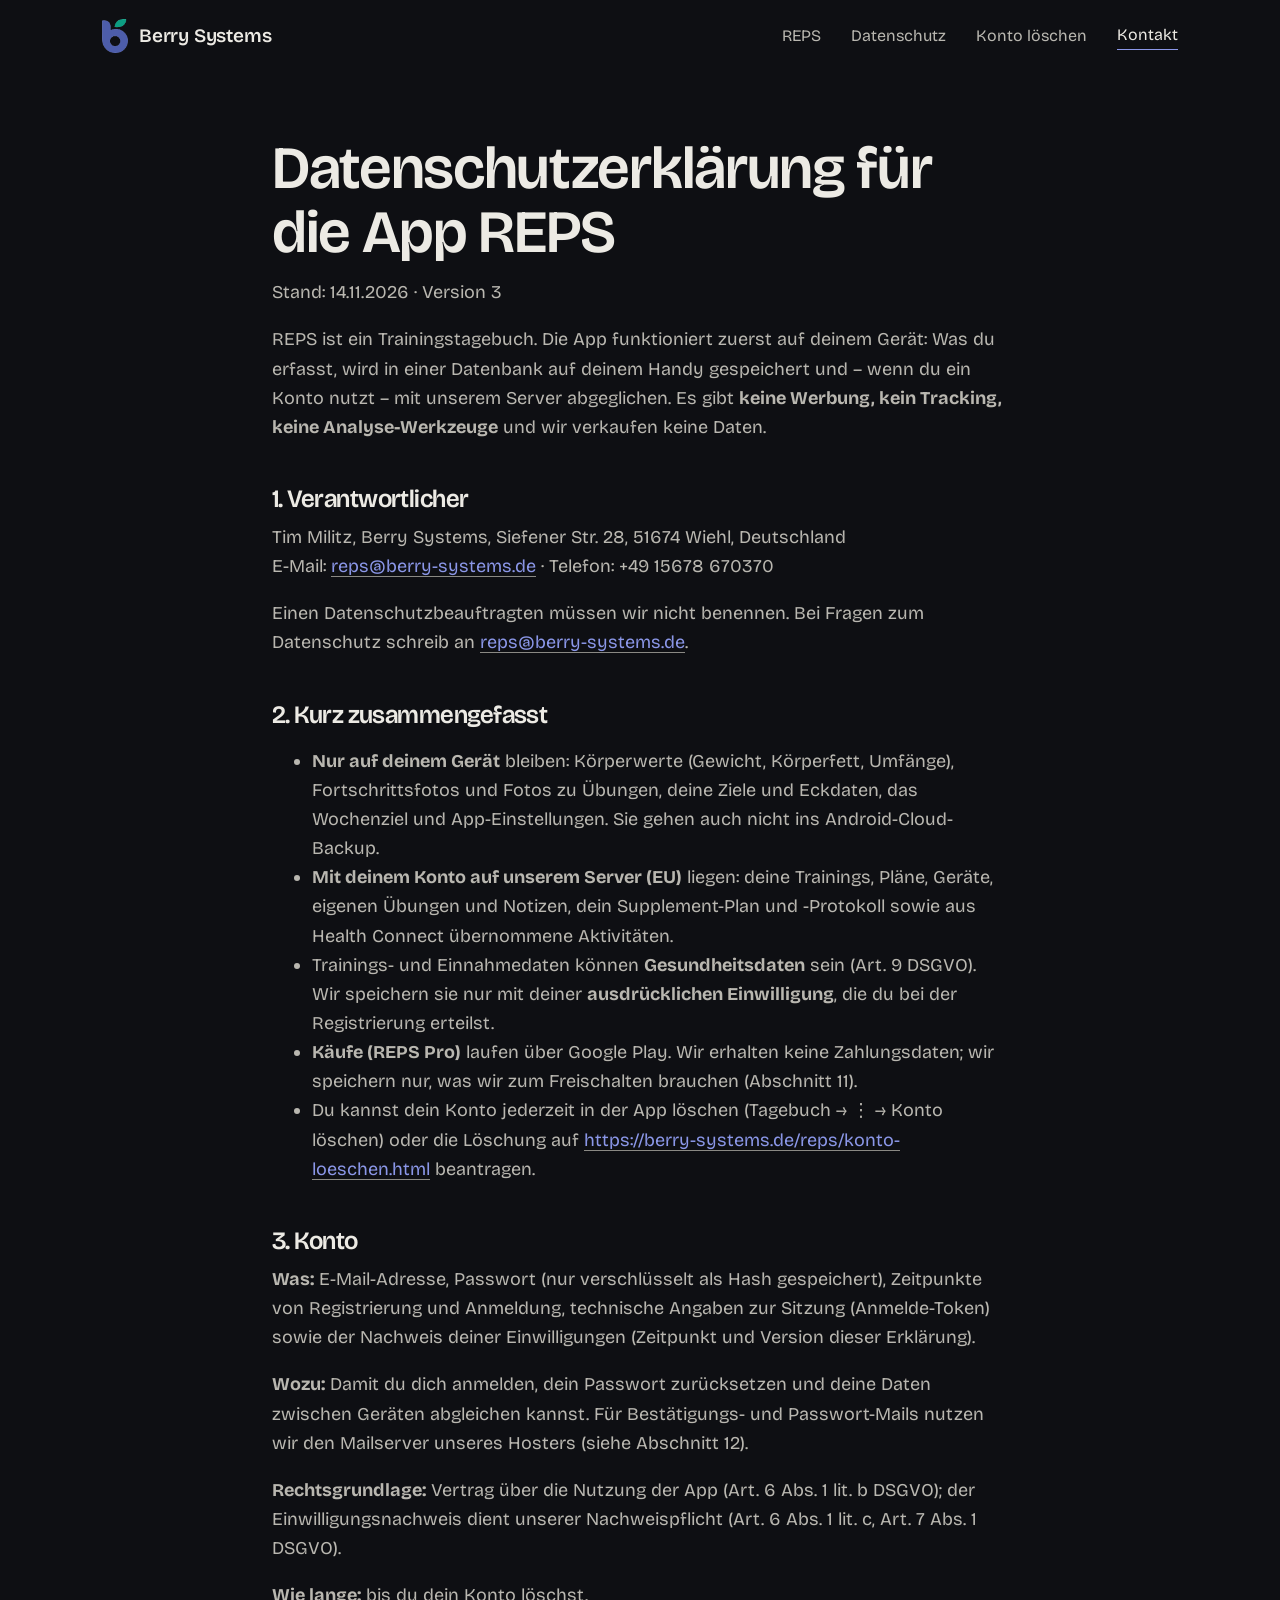
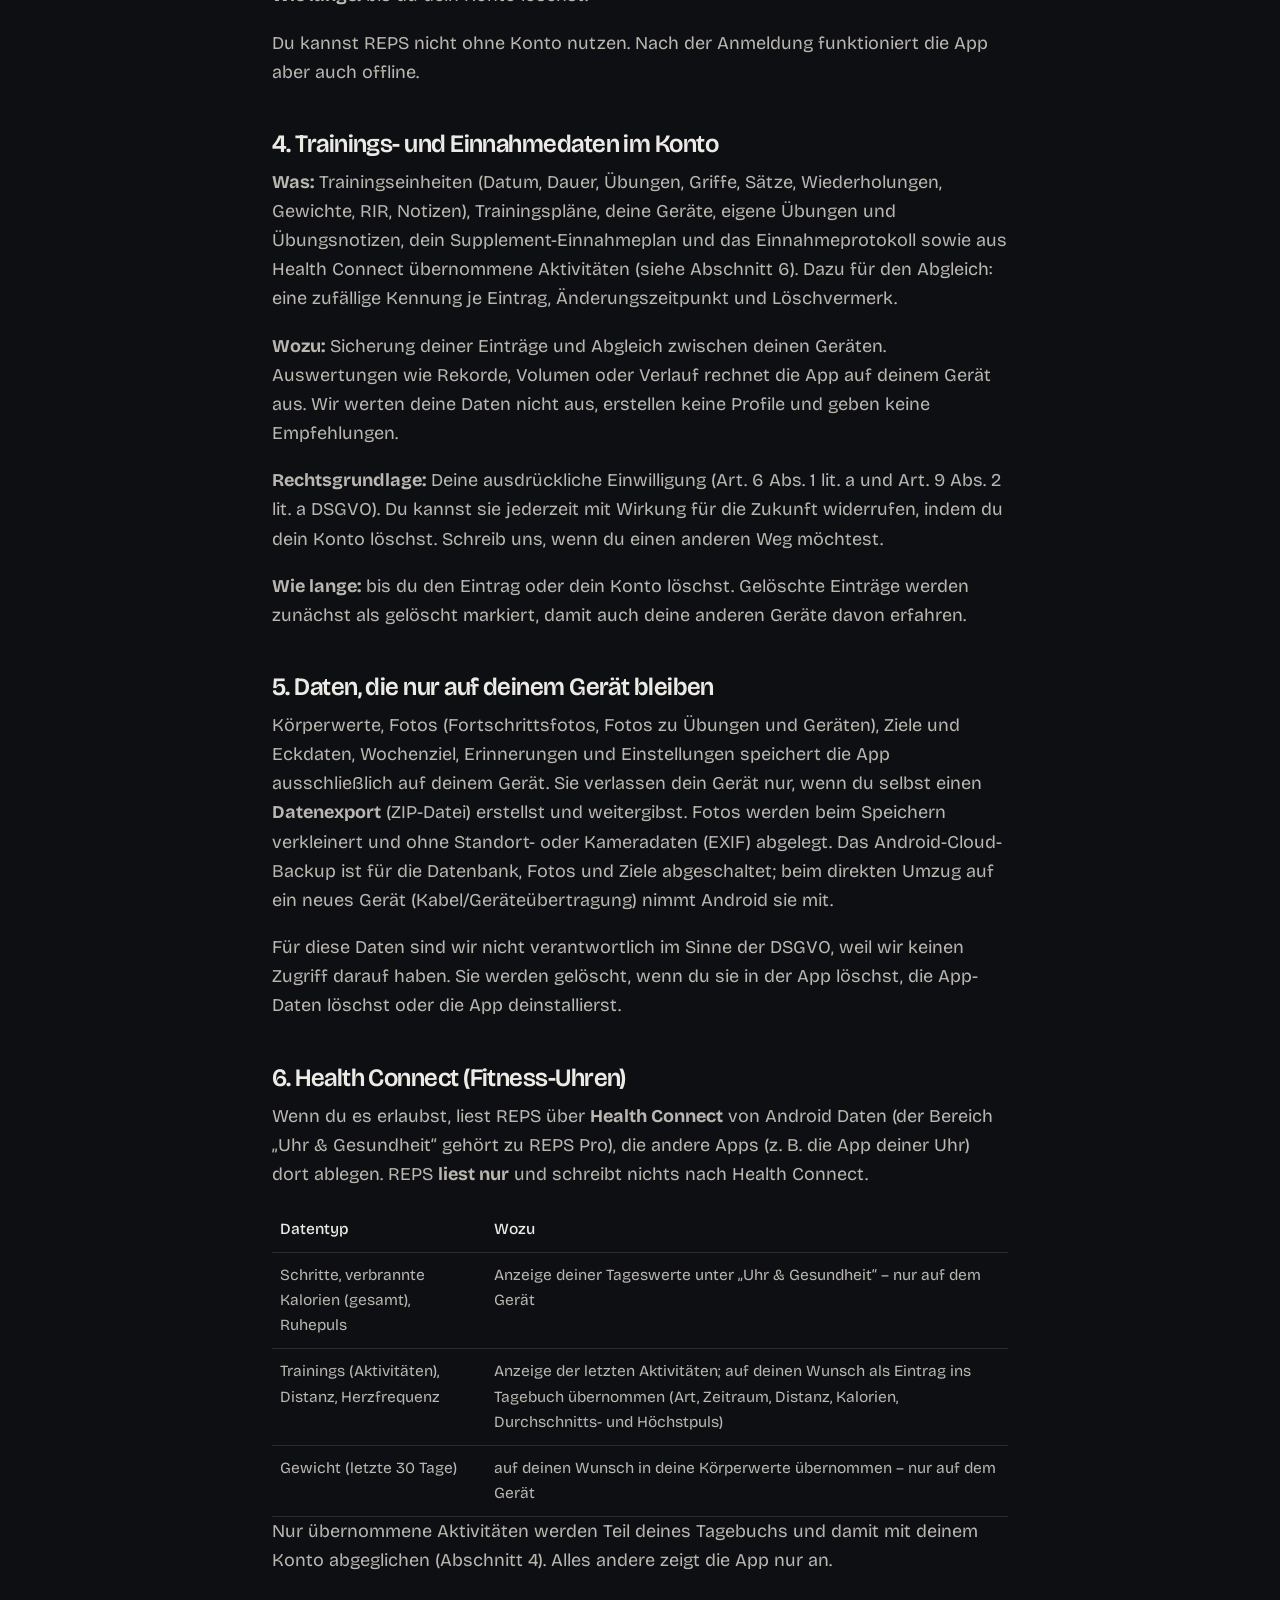
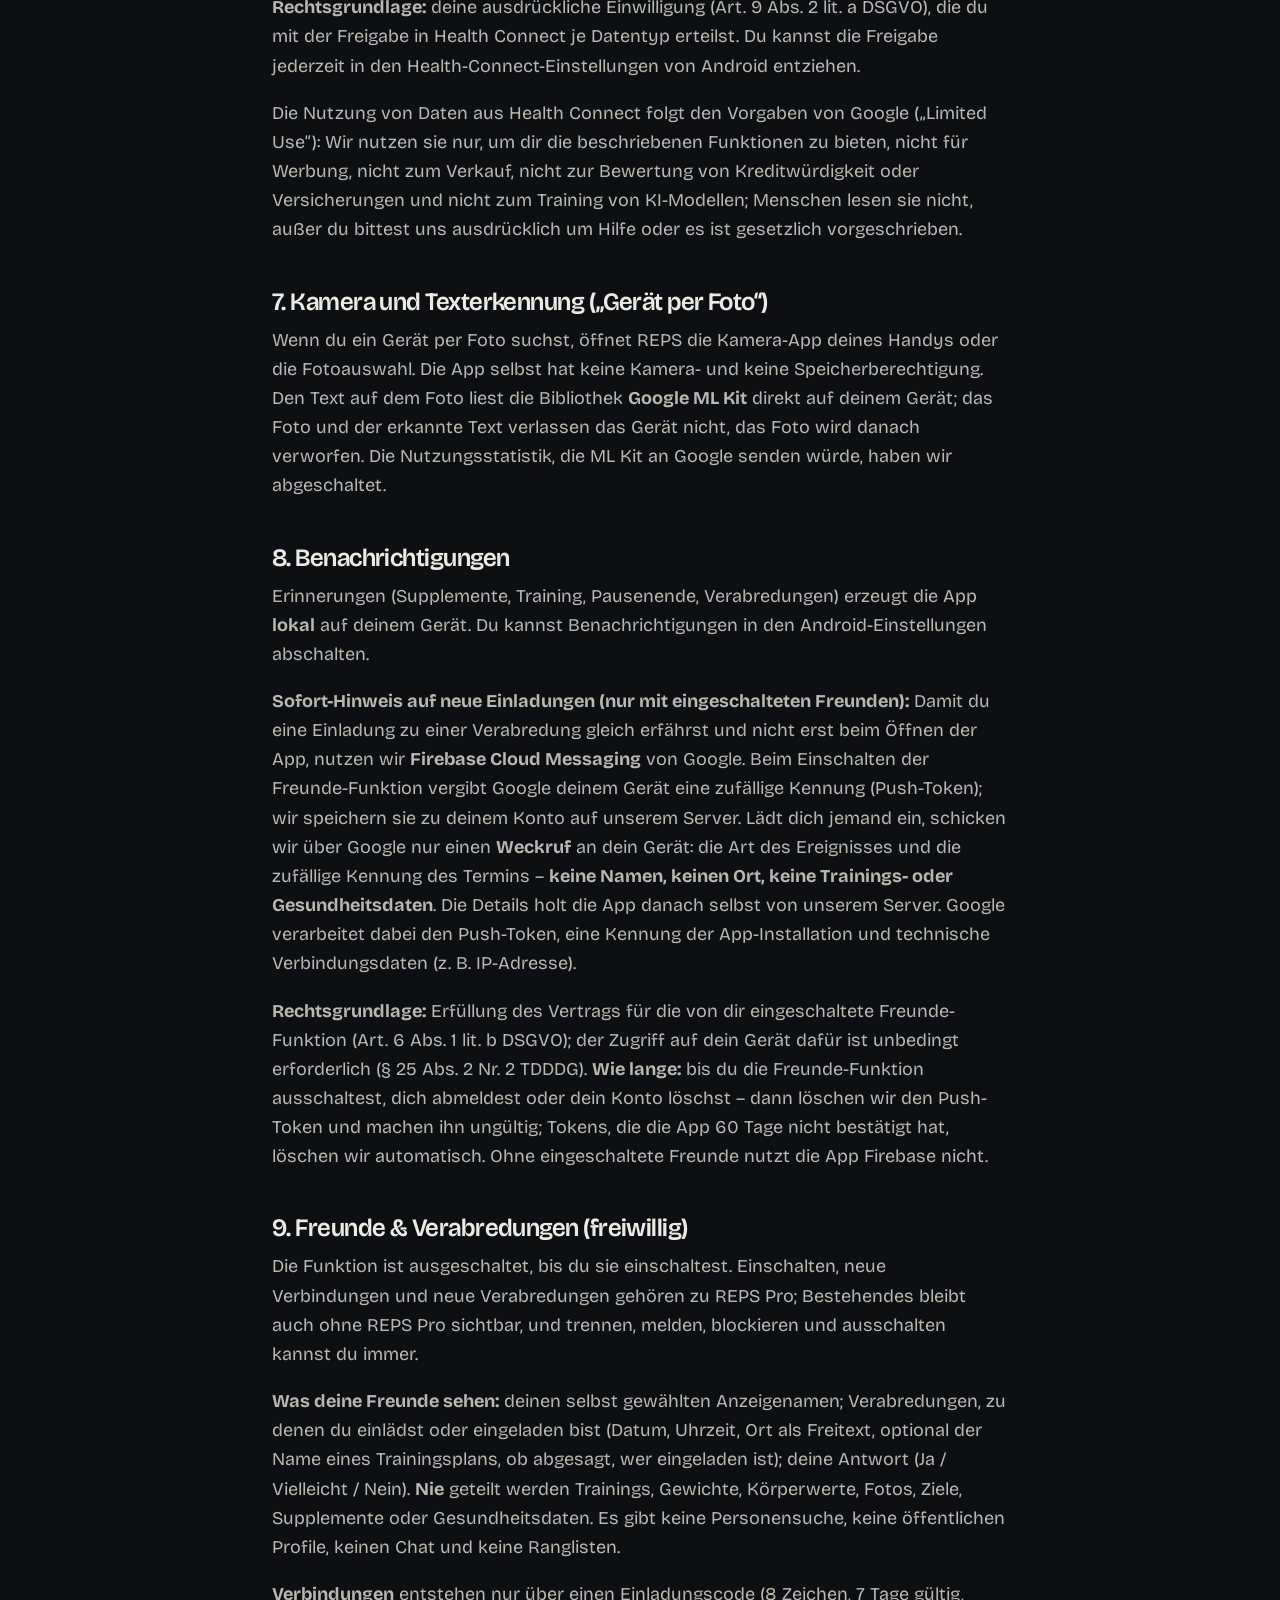
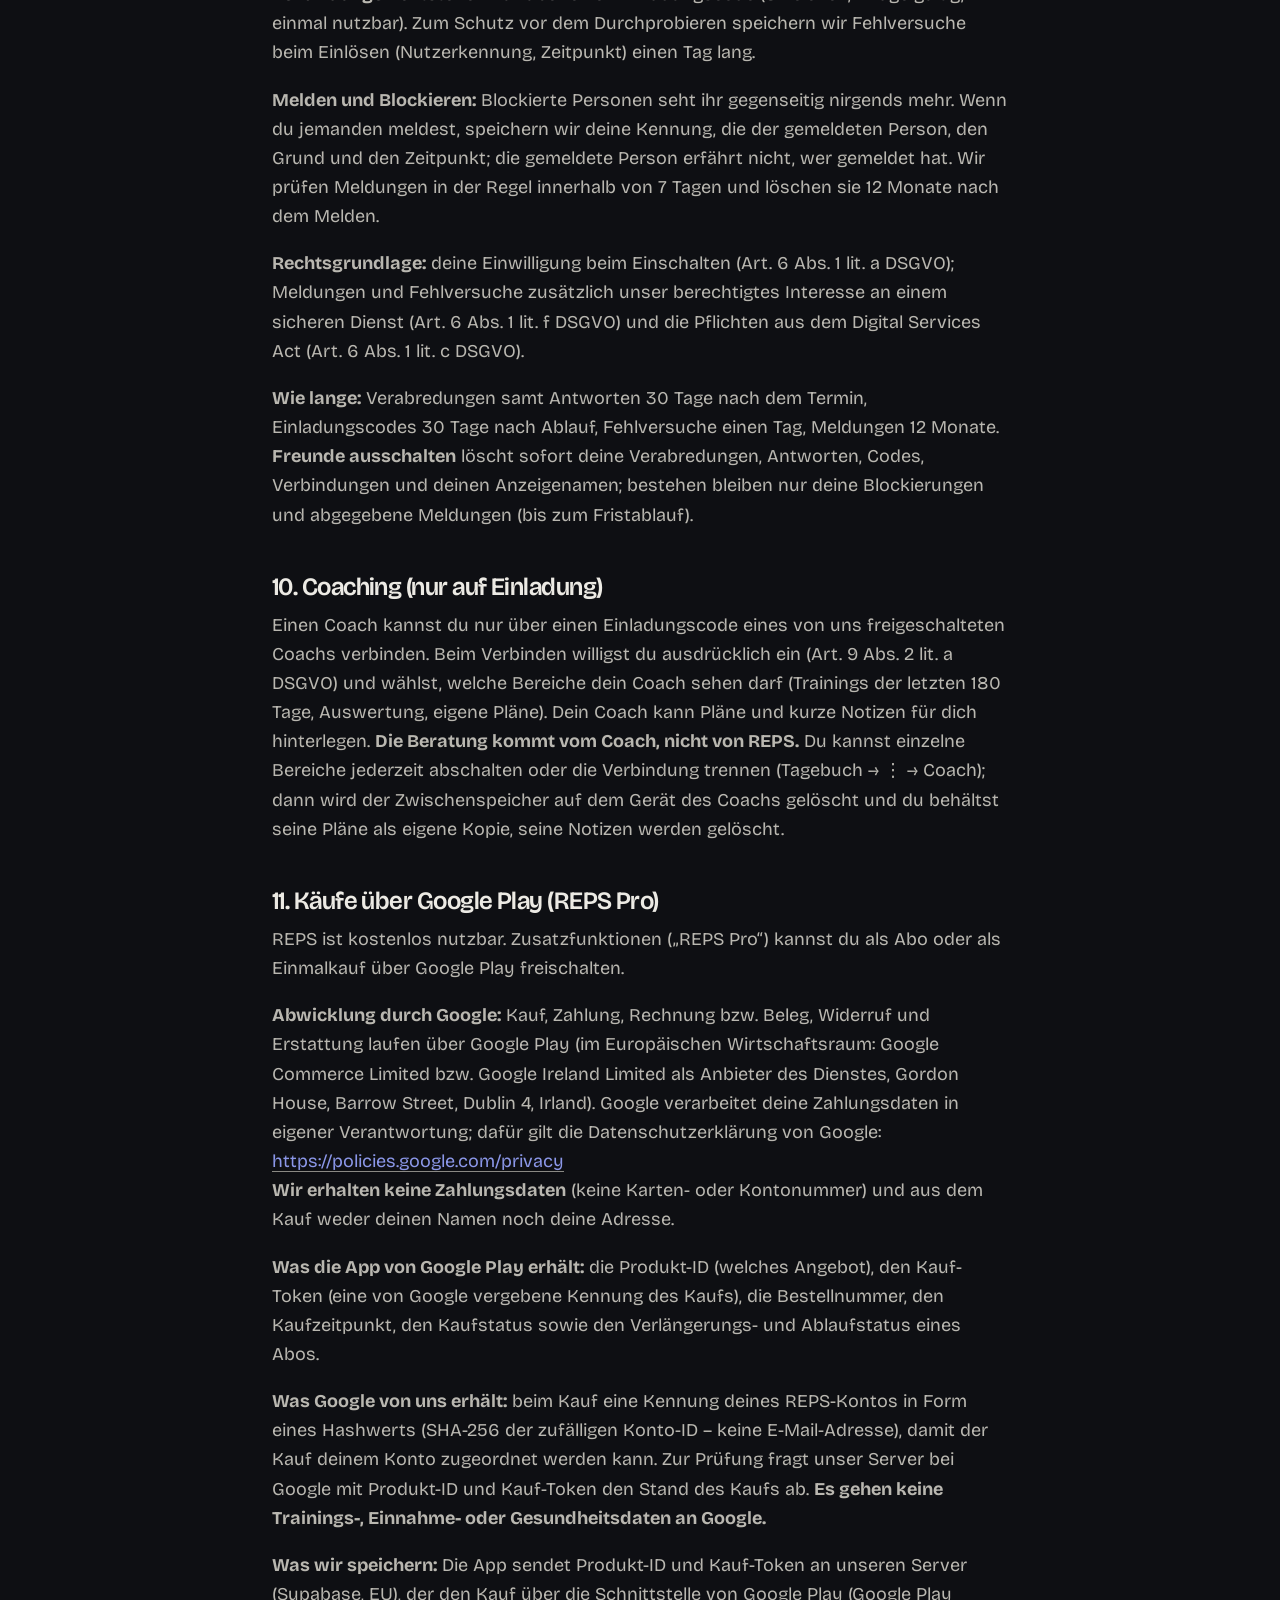
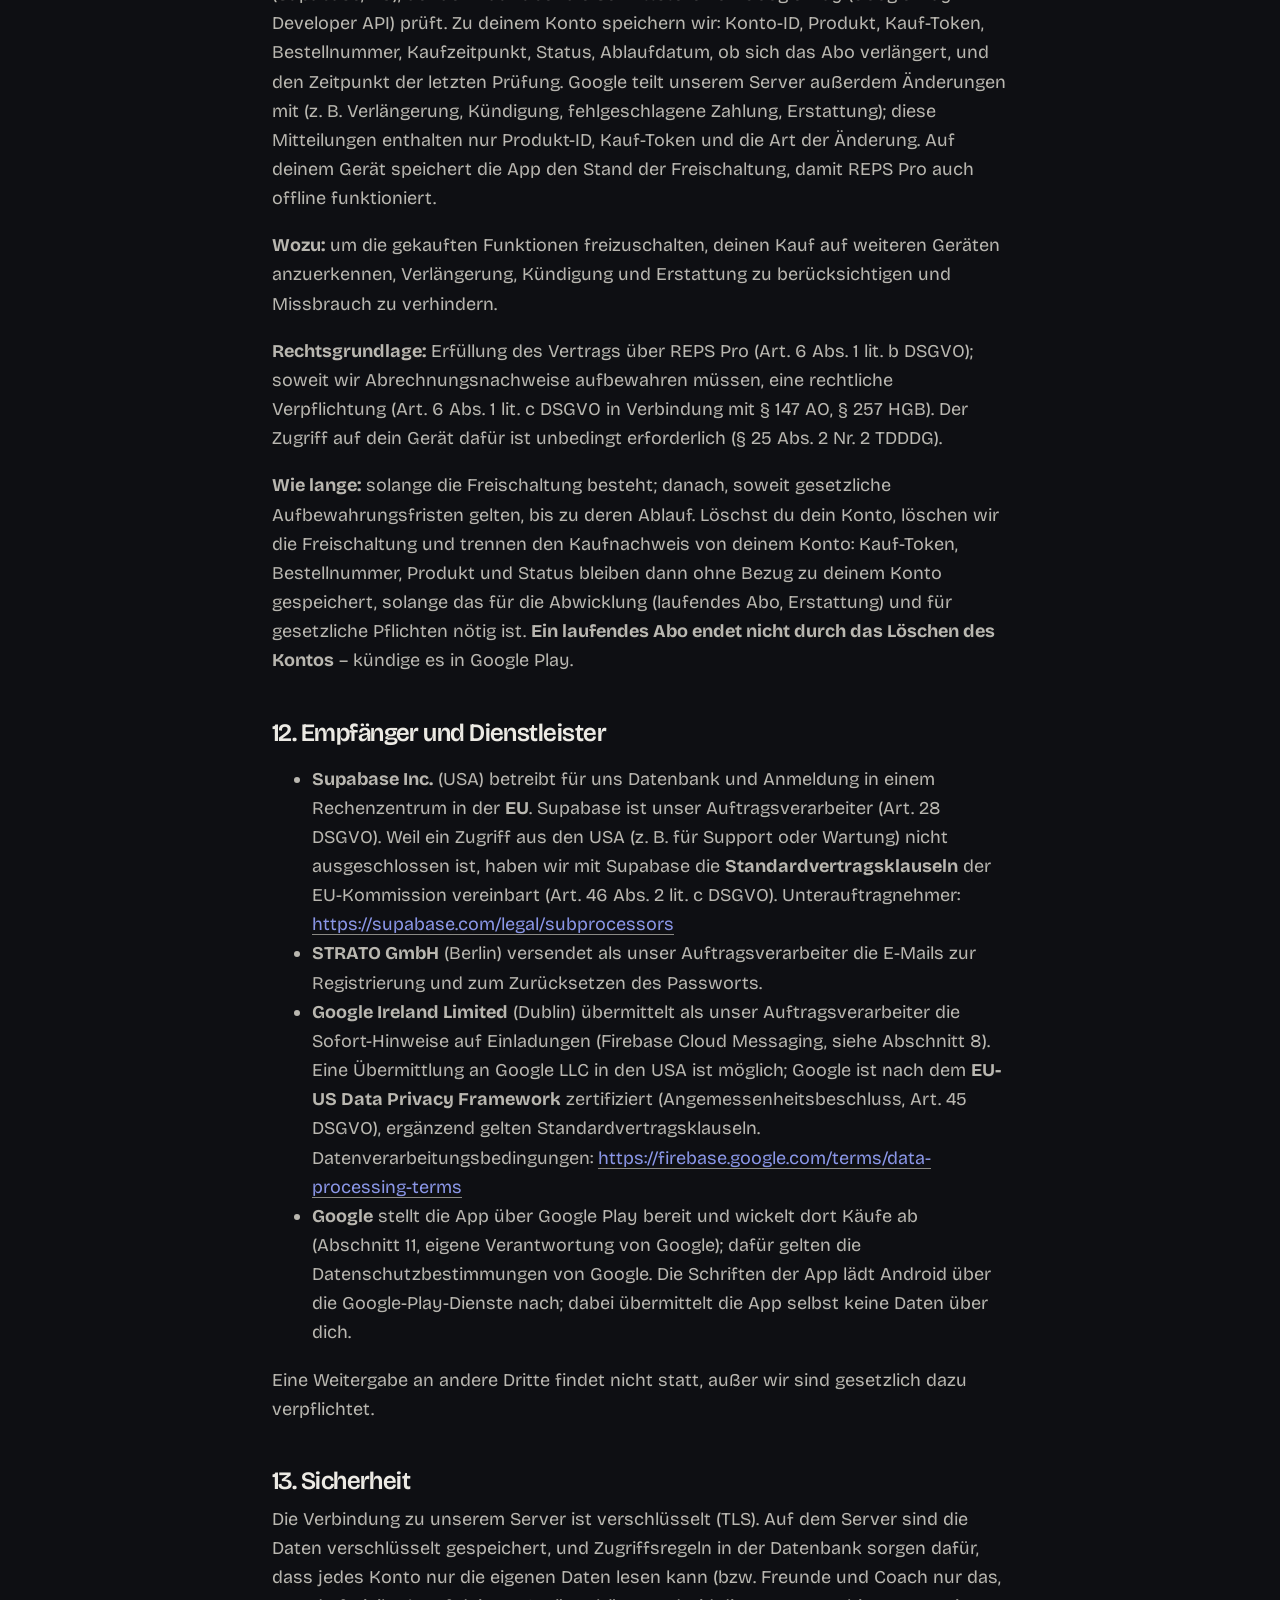
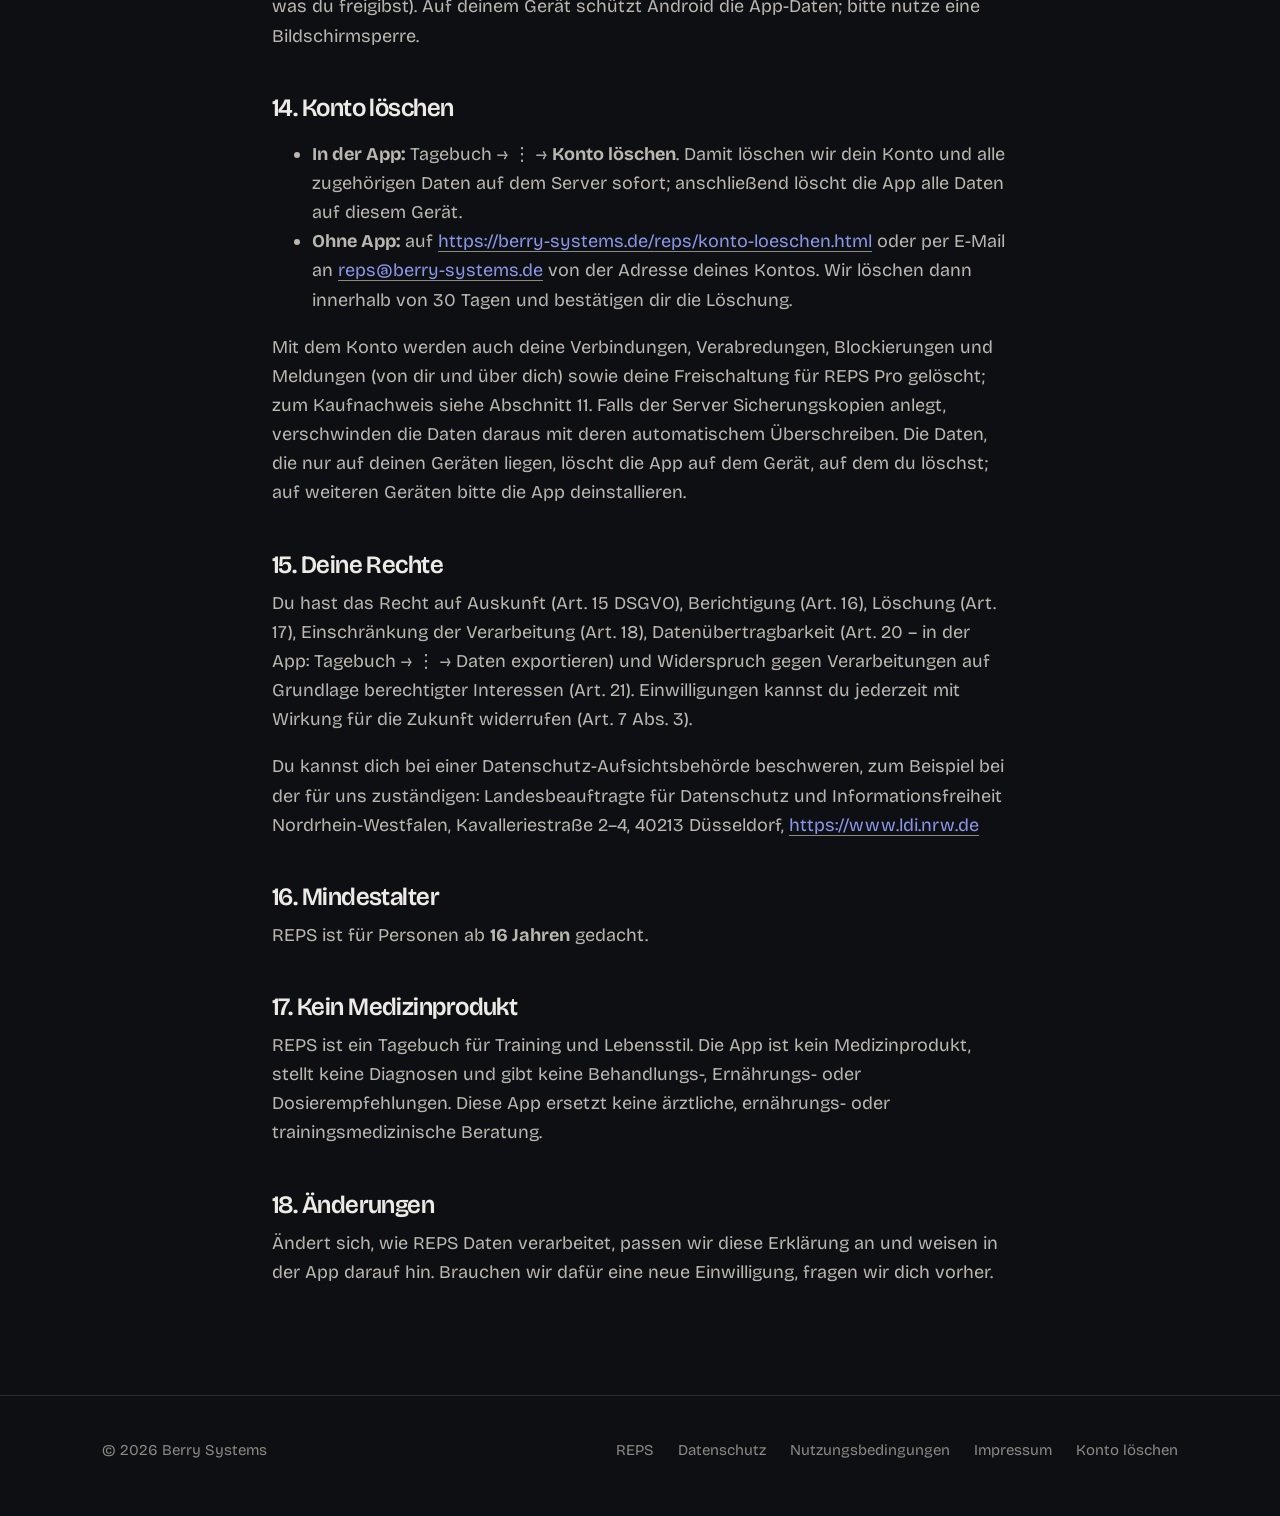
<file: reps/datenschutz.html>
<!doctype html>
<html lang="de">
<head>
<meta charset="utf-8">
<meta name="theme-color" content="#0E0F13">
<meta name="viewport" content="width=device-width, initial-scale=1">
<title>Datenschutzerklärung für die App REPS – REPS</title>
<meta name="description" content="Datenschutzerklärung der Android-App REPS (Trainingstagebuch).">
<link rel="icon" href="../img/berry-systems-logo.png">
<link rel="stylesheet" href="../css/site.css">
</head>
<body>
<header class="site-head">
  <div class="bar">
    <a class="brand" href="../"><img src="../img/berry-b-180.png" alt="" width="26" height="34">Berry Systems</a>
    <button class="menu-toggle" aria-expanded="false" aria-controls="menu">Menü</button>
    <nav class="menu" id="menu">
      <a href="./">REPS</a><a href="datenschutz.html">Datenschutz</a><a href="konto-loeschen.html">Konto löschen</a><a class="contact" href="mailto:reps@berry-systems.de">Kontakt</a>
    </nav>
  </div>
</header>

<main class="doc"><div class="wrap">
  <h1>Datenschutzerklärung für die App REPS</h1>
  <p>Stand: 14.11.2026 · Version 3</p>
  <p>REPS ist ein Trainingstagebuch. Die App funktioniert zuerst auf deinem Gerät: Was du erfasst, wird in einer Datenbank auf deinem Handy gespeichert und – wenn du ein Konto nutzt – mit unserem Server abgeglichen. Es gibt <strong>keine Werbung, kein Tracking, keine Analyse-Werkzeuge</strong> und wir verkaufen keine Daten.</p>
  <h2>1. Verantwortlicher</h2>
  <p>Tim Militz, Berry Systems, Siefener Str. 28, 51674 Wiehl, Deutschland<br>
  E-Mail: <a href="mailto:reps@berry-systems.de">reps@berry-systems.de</a> · Telefon: +49 15678 670370</p>
  <p>Einen Datenschutzbeauftragten müssen wir nicht benennen. Bei Fragen zum Datenschutz schreib an <a href="mailto:reps@berry-systems.de">reps@berry-systems.de</a>.</p>
  <h2>2. Kurz zusammengefasst</h2>
  <ul>
    <li><strong>Nur auf deinem Gerät</strong> bleiben: Körperwerte (Gewicht, Körperfett, Umfänge), Fortschrittsfotos und Fotos zu Übungen, deine Ziele und Eckdaten, das Wochenziel und App-Einstellungen. Sie gehen auch nicht ins Android-Cloud-Backup.</li>
    <li><strong>Mit deinem Konto auf unserem Server (EU)</strong> liegen: deine Trainings, Pläne, Geräte, eigenen Übungen und Notizen, dein Supplement-Plan und -Protokoll sowie aus Health Connect übernommene Aktivitäten.</li>
    <li>Trainings- und Einnahmedaten können <strong>Gesundheitsdaten</strong> sein (Art. 9 DSGVO). Wir speichern sie nur mit deiner <strong>ausdrücklichen Einwilligung</strong>, die du bei der Registrierung erteilst.</li>
    <li><strong>Käufe (REPS Pro)</strong> laufen über Google Play. Wir erhalten keine Zahlungsdaten; wir speichern nur, was wir zum Freischalten brauchen (Abschnitt 11).</li>
    <li>Du kannst dein Konto jederzeit in der App löschen (Tagebuch → ⋮ → Konto löschen) oder die Löschung auf <a href="https://berry-systems.de/reps/konto-loeschen.html">https://berry-systems.de/reps/konto-loeschen.html</a> beantragen.</li>
  </ul>
  <h2>3. Konto</h2>
  <p><strong>Was:</strong> E-Mail-Adresse, Passwort (nur verschlüsselt als Hash gespeichert), Zeitpunkte von Registrierung und Anmeldung, technische Angaben zur Sitzung (Anmelde-Token) sowie der Nachweis deiner Einwilligungen (Zeitpunkt und Version dieser Erklärung).</p>
  <p><strong>Wozu:</strong> Damit du dich anmelden, dein Passwort zurücksetzen und deine Daten zwischen Geräten abgleichen kannst. Für Bestätigungs- und Passwort-Mails nutzen wir den Mailserver unseres Hosters (siehe Abschnitt 12).</p>
  <p><strong>Rechtsgrundlage:</strong> Vertrag über die Nutzung der App (Art. 6 Abs. 1 lit. b DSGVO); der Einwilligungsnachweis dient unserer Nachweispflicht (Art. 6 Abs. 1 lit. c, Art. 7 Abs. 1 DSGVO).</p>
  <p><strong>Wie lange:</strong> bis du dein Konto löschst.</p>
  <p>Du kannst REPS nicht ohne Konto nutzen. Nach der Anmeldung funktioniert die App aber auch offline.</p>
  <h2>4. Trainings- und Einnahmedaten im Konto</h2>
  <p><strong>Was:</strong> Trainingseinheiten (Datum, Dauer, Übungen, Griffe, Sätze, Wiederholungen, Gewichte, RIR, Notizen), Trainingspläne, deine Geräte, eigene Übungen und Übungsnotizen, dein Supplement-Einnahmeplan und das Einnahmeprotokoll sowie aus Health Connect übernommene Aktivitäten (siehe Abschnitt 6). Dazu für den Abgleich: eine zufällige Kennung je Eintrag, Änderungszeitpunkt und Löschvermerk.</p>
  <p><strong>Wozu:</strong> Sicherung deiner Einträge und Abgleich zwischen deinen Geräten. Auswertungen wie Rekorde, Volumen oder Verlauf rechnet die App auf deinem Gerät aus. Wir werten deine Daten nicht aus, erstellen keine Profile und geben keine Empfehlungen.</p>
  <p><strong>Rechtsgrundlage:</strong> Deine ausdrückliche Einwilligung (Art. 6 Abs. 1 lit. a und Art. 9 Abs. 2 lit. a DSGVO). Du kannst sie jederzeit mit Wirkung für die Zukunft widerrufen, indem du dein Konto löschst. Schreib uns, wenn du einen anderen Weg möchtest.</p>
  <p><strong>Wie lange:</strong> bis du den Eintrag oder dein Konto löschst. Gelöschte Einträge werden zunächst als gelöscht markiert, damit auch deine anderen Geräte davon erfahren.</p>
  <h2>5. Daten, die nur auf deinem Gerät bleiben</h2>
  <p>Körperwerte, Fotos (Fortschrittsfotos, Fotos zu Übungen und Geräten), Ziele und Eckdaten, Wochenziel, Erinnerungen und Einstellungen speichert die App ausschließlich auf deinem Gerät. Sie verlassen dein Gerät nur, wenn du selbst einen <strong>Datenexport</strong> (ZIP-Datei) erstellst und weitergibst. Fotos werden beim Speichern verkleinert und ohne Standort- oder Kameradaten (EXIF) abgelegt. Das Android-Cloud-Backup ist für die Datenbank, Fotos und Ziele abgeschaltet; beim direkten Umzug auf ein neues Gerät (Kabel/Geräteübertragung) nimmt Android sie mit.</p>
  <p>Für diese Daten sind wir nicht verantwortlich im Sinne der DSGVO, weil wir keinen Zugriff darauf haben. Sie werden gelöscht, wenn du sie in der App löschst, die App-Daten löschst oder die App deinstallierst.</p>
  <h2>6. Health Connect (Fitness-Uhren)</h2>
  <p>Wenn du es erlaubst, liest REPS über <strong>Health Connect</strong> von Android Daten (der Bereich „Uhr &amp; Gesundheit“ gehört zu REPS Pro), die andere Apps (z. B. die App deiner Uhr) dort ablegen. REPS <strong>liest nur</strong> und schreibt nichts nach Health Connect.</p>
  <div class="table-scroll"><table>
    <thead><tr><th>Datentyp</th><th>Wozu</th></tr></thead>
    <tbody>
      <tr><td>Schritte, verbrannte Kalorien (gesamt), Ruhepuls</td><td>Anzeige deiner Tageswerte unter „Uhr &amp; Gesundheit“ – nur auf dem Gerät</td></tr>
      <tr><td>Trainings (Aktivitäten), Distanz, Herzfrequenz</td><td>Anzeige der letzten Aktivitäten; auf deinen Wunsch als Eintrag ins Tagebuch übernommen (Art, Zeitraum, Distanz, Kalorien, Durchschnitts- und Höchstpuls)</td></tr>
      <tr><td>Gewicht (letzte 30 Tage)</td><td>auf deinen Wunsch in deine Körperwerte übernommen – nur auf dem Gerät</td></tr>
    </tbody>
  </table></div>
  <p>Nur übernommene Aktivitäten werden Teil deines Tagebuchs und damit mit deinem Konto abgeglichen (Abschnitt 4). Alles andere zeigt die App nur an.</p>
  <p><strong>Rechtsgrundlage:</strong> deine ausdrückliche Einwilligung (Art. 9 Abs. 2 lit. a DSGVO), die du mit der Freigabe in Health Connect je Datentyp erteilst. Du kannst die Freigabe jederzeit in den Health-Connect-Einstellungen von Android entziehen.</p>
  <p>Die Nutzung von Daten aus Health Connect folgt den Vorgaben von Google („Limited Use“): Wir nutzen sie nur, um dir die beschriebenen Funktionen zu bieten, nicht für Werbung, nicht zum Verkauf, nicht zur Bewertung von Kreditwürdigkeit oder Versicherungen und nicht zum Training von KI-Modellen; Menschen lesen sie nicht, außer du bittest uns ausdrücklich um Hilfe oder es ist gesetzlich vorgeschrieben.</p>
  <h2>7. Kamera und Texterkennung („Gerät per Foto“)</h2>
  <p>Wenn du ein Gerät per Foto suchst, öffnet REPS die Kamera-App deines Handys oder die Fotoauswahl. Die App selbst hat keine Kamera- und keine Speicherberechtigung. Den Text auf dem Foto liest die Bibliothek <strong>Google ML Kit</strong> direkt auf deinem Gerät; das Foto und der erkannte Text verlassen das Gerät nicht, das Foto wird danach verworfen. Die Nutzungsstatistik, die ML Kit an Google senden würde, haben wir abgeschaltet.</p>
  <h2>8. Benachrichtigungen</h2>
  <p>Erinnerungen (Supplemente, Training, Pausenende, Verabredungen) erzeugt die App <strong>lokal</strong> auf deinem Gerät. Du kannst Benachrichtigungen in den Android-Einstellungen abschalten.</p>
  <p><strong>Sofort-Hinweis auf neue Einladungen (nur mit eingeschalteten Freunden):</strong> Damit du eine Einladung zu einer Verabredung gleich erfährst und nicht erst beim Öffnen der App, nutzen wir <strong>Firebase Cloud Messaging</strong> von Google. Beim Einschalten der Freunde-Funktion vergibt Google deinem Gerät eine zufällige Kennung (Push-Token); wir speichern sie zu deinem Konto auf unserem Server. Lädt dich jemand ein, schicken wir über Google nur einen <strong>Weckruf</strong> an dein Gerät: die Art des Ereignisses und die zufällige Kennung des Termins – <strong>keine Namen, keinen Ort, keine Trainings- oder Gesundheitsdaten</strong>. Die Details holt die App danach selbst von unserem Server. Google verarbeitet dabei den Push-Token, eine Kennung der App-Installation und technische Verbindungsdaten (z. B. IP-Adresse).</p>
  <p><strong>Rechtsgrundlage:</strong> Erfüllung des Vertrags für die von dir eingeschaltete Freunde-Funktion (Art. 6 Abs. 1 lit. b DSGVO); der Zugriff auf dein Gerät dafür ist unbedingt erforderlich (§ 25 Abs. 2 Nr. 2 TDDDG). <strong>Wie lange:</strong> bis du die Freunde-Funktion ausschaltest, dich abmeldest oder dein Konto löschst – dann löschen wir den Push-Token und machen ihn ungültig; Tokens, die die App 60 Tage nicht bestätigt hat, löschen wir automatisch. Ohne eingeschaltete Freunde nutzt die App Firebase nicht.</p>
  <h2>9. Freunde &amp; Verabredungen (freiwillig)</h2>
  <p>Die Funktion ist ausgeschaltet, bis du sie einschaltest. Einschalten, neue Verbindungen und neue Verabredungen gehören zu REPS Pro; Bestehendes bleibt auch ohne REPS Pro sichtbar, und trennen, melden, blockieren und ausschalten kannst du immer.</p>
  <p><strong>Was deine Freunde sehen:</strong> deinen selbst gewählten Anzeigenamen; Verabredungen, zu denen du einlädst oder eingeladen bist (Datum, Uhrzeit, Ort als Freitext, optional der Name eines Trainingsplans, ob abgesagt, wer eingeladen ist); deine Antwort (Ja / Vielleicht / Nein). <strong>Nie</strong> geteilt werden Trainings, Gewichte, Körperwerte, Fotos, Ziele, Supplemente oder Gesundheitsdaten. Es gibt keine Personensuche, keine öffentlichen Profile, keinen Chat und keine Ranglisten.</p>
  <p><strong>Verbindungen</strong> entstehen nur über einen Einladungscode (8 Zeichen, 7 Tage gültig, einmal nutzbar). Zum Schutz vor dem Durchprobieren speichern wir Fehlversuche beim Einlösen (Nutzerkennung, Zeitpunkt) einen Tag lang.</p>
  <p><strong>Melden und Blockieren:</strong> Blockierte Personen seht ihr gegenseitig nirgends mehr. Wenn du jemanden meldest, speichern wir deine Kennung, die der gemeldeten Person, den Grund und den Zeitpunkt; die gemeldete Person erfährt nicht, wer gemeldet hat. Wir prüfen Meldungen in der Regel innerhalb von 7 Tagen und löschen sie 12 Monate nach dem Melden.</p>
  <p><strong>Rechtsgrundlage:</strong> deine Einwilligung beim Einschalten (Art. 6 Abs. 1 lit. a DSGVO); Meldungen und Fehlversuche zusätzlich unser berechtigtes Interesse an einem sicheren Dienst (Art. 6 Abs. 1 lit. f DSGVO) und die Pflichten aus dem Digital Services Act (Art. 6 Abs. 1 lit. c DSGVO).</p>
  <p><strong>Wie lange:</strong> Verabredungen samt Antworten 30 Tage nach dem Termin, Einladungscodes 30 Tage nach Ablauf, Fehlversuche einen Tag, Meldungen 12 Monate. <strong>Freunde ausschalten</strong> löscht sofort deine Verabredungen, Antworten, Codes, Verbindungen und deinen Anzeigenamen; bestehen bleiben nur deine Blockierungen und abgegebene Meldungen (bis zum Fristablauf).</p>
  <h2>10. Coaching (nur auf Einladung)</h2>
  <p>Einen Coach kannst du nur über einen Einladungscode eines von uns freigeschalteten Coachs verbinden. Beim Verbinden willigst du ausdrücklich ein (Art. 9 Abs. 2 lit. a DSGVO) und wählst, welche Bereiche dein Coach sehen darf (Trainings der letzten 180 Tage, Auswertung, eigene Pläne). Dein Coach kann Pläne und kurze Notizen für dich hinterlegen. <strong>Die Beratung kommt vom Coach, nicht von REPS.</strong> Du kannst einzelne Bereiche jederzeit abschalten oder die Verbindung trennen (Tagebuch → ⋮ → Coach); dann wird der Zwischenspeicher auf dem Gerät des Coachs gelöscht und du behältst seine Pläne als eigene Kopie, seine Notizen werden gelöscht.</p>
  <h2>11. Käufe über Google Play (REPS Pro)</h2>
  <p>REPS ist kostenlos nutzbar. Zusatzfunktionen („REPS Pro“) kannst du als Abo oder als Einmalkauf über Google Play freischalten.</p>
  <p><strong>Abwicklung durch Google:</strong> Kauf, Zahlung, Rechnung bzw. Beleg, Widerruf und Erstattung laufen über Google Play (im Europäischen Wirtschaftsraum: Google Commerce Limited bzw. Google Ireland Limited als Anbieter des Dienstes, Gordon House, Barrow Street, Dublin 4, Irland). Google verarbeitet deine Zahlungsdaten in eigener Verantwortung; dafür gilt die Datenschutzerklärung von Google: <a href="https://policies.google.com/privacy">https://policies.google.com/privacy</a><br>
  <strong>Wir erhalten keine Zahlungsdaten</strong> (keine Karten- oder Kontonummer) und aus dem Kauf weder deinen Namen noch deine Adresse.</p>
  <p><strong>Was die App von Google Play erhält:</strong> die Produkt-ID (welches Angebot), den Kauf-Token (eine von Google vergebene Kennung des Kaufs), die Bestellnummer, den Kaufzeitpunkt, den Kaufstatus sowie den Verlängerungs- und Ablaufstatus eines Abos.</p>
  <p><strong>Was Google von uns erhält:</strong> beim Kauf eine Kennung deines REPS-Kontos in Form eines Hashwerts (SHA-256 der zufälligen Konto-ID – keine E-Mail-Adresse), damit der Kauf deinem Konto zugeordnet werden kann. Zur Prüfung fragt unser Server bei Google mit Produkt-ID und Kauf-Token den Stand des Kaufs ab. <strong>Es gehen keine Trainings-, Einnahme- oder Gesundheitsdaten an Google.</strong></p>
  <p><strong>Was wir speichern:</strong> Die App sendet Produkt-ID und Kauf-Token an unseren Server (Supabase, EU), der den Kauf über die Schnittstelle von Google Play (Google Play Developer API) prüft. Zu deinem Konto speichern wir: Konto-ID, Produkt, Kauf-Token, Bestellnummer, Kaufzeitpunkt, Status, Ablaufdatum, ob sich das Abo verlängert, und den Zeitpunkt der letzten Prüfung. Google teilt unserem Server außerdem Änderungen mit (z. B. Verlängerung, Kündigung, fehlgeschlagene Zahlung, Erstattung); diese Mitteilungen enthalten nur Produkt-ID, Kauf-Token und die Art der Änderung. Auf deinem Gerät speichert die App den Stand der Freischaltung, damit REPS Pro auch offline funktioniert.</p>
  <p><strong>Wozu:</strong> um die gekauften Funktionen freizuschalten, deinen Kauf auf weiteren Geräten anzuerkennen, Verlängerung, Kündigung und Erstattung zu berücksichtigen und Missbrauch zu verhindern.</p>
  <p><strong>Rechtsgrundlage:</strong> Erfüllung des Vertrags über REPS Pro (Art. 6 Abs. 1 lit. b DSGVO); soweit wir Abrechnungsnachweise aufbewahren müssen, eine rechtliche Verpflichtung (Art. 6 Abs. 1 lit. c DSGVO in Verbindung mit § 147 AO, § 257 HGB). Der Zugriff auf dein Gerät dafür ist unbedingt erforderlich (§ 25 Abs. 2 Nr. 2 TDDDG).</p>
  <p><strong>Wie lange:</strong> solange die Freischaltung besteht; danach, soweit gesetzliche Aufbewahrungsfristen gelten, bis zu deren Ablauf. Löschst du dein Konto, löschen wir die Freischaltung und trennen den Kaufnachweis von deinem Konto: Kauf-Token, Bestellnummer, Produkt und Status bleiben dann ohne Bezug zu deinem Konto gespeichert, solange das für die Abwicklung (laufendes Abo, Erstattung) und für gesetzliche Pflichten nötig ist. <strong>Ein laufendes Abo endet nicht durch das Löschen des Kontos</strong> – kündige es in Google Play.</p>
  <h2>12. Empfänger und Dienstleister</h2>
  <ul>
    <li><strong>Supabase Inc.</strong> (USA) betreibt für uns Datenbank und Anmeldung in einem Rechenzentrum in der <strong>EU</strong>. Supabase ist unser Auftragsverarbeiter (Art. 28 DSGVO). Weil ein Zugriff aus den USA (z. B. für Support oder Wartung) nicht ausgeschlossen ist, haben wir mit Supabase die <strong>Standardvertragsklauseln</strong> der EU-Kommission vereinbart (Art. 46 Abs. 2 lit. c DSGVO). Unterauftragnehmer: <a href="https://supabase.com/legal/subprocessors">https://supabase.com/legal/subprocessors</a></li>
    <li><strong>STRATO GmbH</strong> (Berlin) versendet als unser Auftragsverarbeiter die E-Mails zur Registrierung und zum Zurücksetzen des Passworts.</li>
    <li><strong>Google Ireland Limited</strong> (Dublin) übermittelt als unser Auftragsverarbeiter die Sofort-Hinweise auf Einladungen (Firebase Cloud Messaging, siehe Abschnitt 8). Eine Übermittlung an Google LLC in den USA ist möglich; Google ist nach dem <strong>EU-US Data Privacy Framework</strong> zertifiziert (Angemessenheitsbeschluss, Art. 45 DSGVO), ergänzend gelten Standardvertragsklauseln. Datenverarbeitungsbedingungen: <a href="https://firebase.google.com/terms/data-processing-terms">https://firebase.google.com/terms/data-processing-terms</a></li>
    <li><strong>Google</strong> stellt die App über Google Play bereit und wickelt dort Käufe ab (Abschnitt 11, eigene Verantwortung von Google); dafür gelten die Datenschutzbestimmungen von Google. Die Schriften der App lädt Android über die Google-Play-Dienste nach; dabei übermittelt die App selbst keine Daten über dich.</li>
  </ul>
  <p>Eine Weitergabe an andere Dritte findet nicht statt, außer wir sind gesetzlich dazu verpflichtet.</p>
  <h2>13. Sicherheit</h2>
  <p>Die Verbindung zu unserem Server ist verschlüsselt (TLS). Auf dem Server sind die Daten verschlüsselt gespeichert, und Zugriffsregeln in der Datenbank sorgen dafür, dass jedes Konto nur die eigenen Daten lesen kann (bzw. Freunde und Coach nur das, was du freigibst). Auf deinem Gerät schützt Android die App-Daten; bitte nutze eine Bildschirmsperre.</p>
  <h2 id="loeschen">14. Konto löschen</h2>
  <ul>
    <li><strong>In der App:</strong> Tagebuch → ⋮ → <strong>Konto löschen</strong>. Damit löschen wir dein Konto und alle zugehörigen Daten auf dem Server sofort; anschließend löscht die App alle Daten auf diesem Gerät.</li>
    <li><strong>Ohne App:</strong> auf <a href="https://berry-systems.de/reps/konto-loeschen.html">https://berry-systems.de/reps/konto-loeschen.html</a> oder per E-Mail an <a href="mailto:reps@berry-systems.de">reps@berry-systems.de</a> von der Adresse deines Kontos. Wir löschen dann innerhalb von 30 Tagen und bestätigen dir die Löschung.</li>
  </ul>
  <p>Mit dem Konto werden auch deine Verbindungen, Verabredungen, Blockierungen und Meldungen (von dir und über dich) sowie deine Freischaltung für REPS Pro gelöscht; zum Kaufnachweis siehe Abschnitt 11. Falls der Server Sicherungskopien anlegt, verschwinden die Daten daraus mit deren automatischem Überschreiben. Die Daten, die nur auf deinen Geräten liegen, löscht die App auf dem Gerät, auf dem du löschst; auf weiteren Geräten bitte die App deinstallieren.</p>
  <h2>15. Deine Rechte</h2>
  <p>Du hast das Recht auf Auskunft (Art. 15 DSGVO), Berichtigung (Art. 16), Löschung (Art. 17), Einschränkung der Verarbeitung (Art. 18), Datenübertragbarkeit (Art. 20 – in der App: Tagebuch → ⋮ → Daten exportieren) und Widerspruch gegen Verarbeitungen auf Grundlage berechtigter Interessen (Art. 21). Einwilligungen kannst du jederzeit mit Wirkung für die Zukunft widerrufen (Art. 7 Abs. 3).</p>
  <p>Du kannst dich bei einer Datenschutz-Aufsichtsbehörde beschweren, zum Beispiel bei der für uns zuständigen: Landesbeauftragte für Datenschutz und Informationsfreiheit Nordrhein-Westfalen, Kavalleriestraße 2–4, 40213 Düsseldorf, <a href="https://www.ldi.nrw.de">https://www.ldi.nrw.de</a></p>
  <h2>16. Mindestalter</h2>
  <p>REPS ist für Personen ab <strong>16 Jahren</strong> gedacht.</p>
  <h2>17. Kein Medizinprodukt</h2>
  <p>REPS ist ein Tagebuch für Training und Lebensstil. Die App ist kein Medizinprodukt, stellt keine Diagnosen und gibt keine Behandlungs-, Ernährungs- oder Dosierempfehlungen. Diese App ersetzt keine ärztliche, ernährungs- oder trainingsmedizinische Beratung.</p>
  <h2>18. Änderungen</h2>
  <p>Ändert sich, wie REPS Daten verarbeitet, passen wir diese Erklärung an und weisen in der App darauf hin. Brauchen wir dafür eine neue Einwilligung, fragen wir dich vorher.</p>
</div></main>

<footer class="site-foot">
  <div class="wrap">
    <span>© 2026 Berry Systems</span>
    <nav><a href="./">REPS</a><a href="datenschutz.html" aria-current="page">Datenschutz</a><a href="nutzungsbedingungen.html">Nutzungsbedingungen</a><a href="impressum.html">Impressum</a><a href="konto-loeschen.html">Konto löschen</a></nav>
  </div>
</footer>
<script src="../js/site.js"></script>
</body>
</html>
</file>
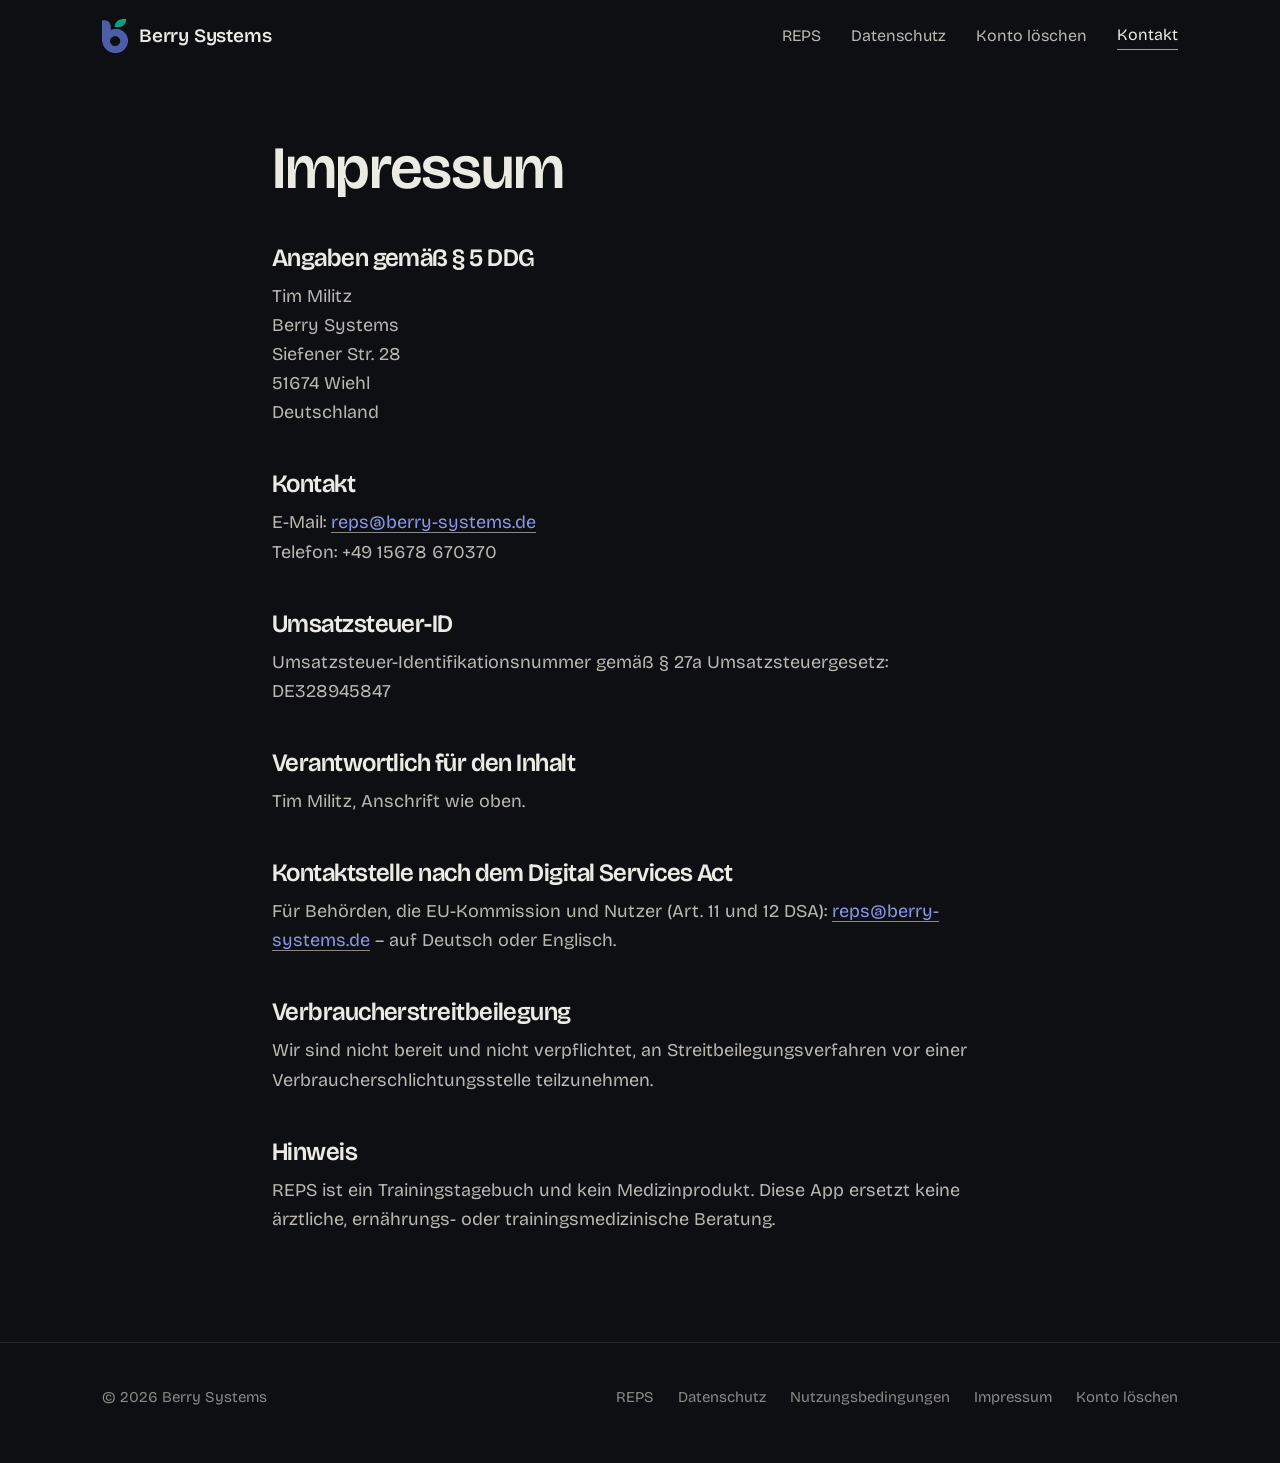
<file: reps/impressum.html>
<!doctype html>
<html lang="de">
<head>
<meta charset="utf-8">
<meta name="theme-color" content="#0E0F13">
<meta name="viewport" content="width=device-width, initial-scale=1">
<title>Impressum – REPS</title>
<meta name="description" content="Impressum der Android-App REPS – Berry Systems, Tim Militz, Wiehl.">
<link rel="icon" href="../img/berry-systems-logo.png">
<link rel="stylesheet" href="../css/site.css">
</head>
<body>
<header class="site-head">
  <div class="bar">
    <a class="brand" href="../"><img src="../img/berry-b-180.png" alt="" width="26" height="34">Berry Systems</a>
    <button class="menu-toggle" aria-expanded="false" aria-controls="menu">Menü</button>
    <nav class="menu" id="menu">
      <a href="./">REPS</a><a href="datenschutz.html">Datenschutz</a><a href="konto-loeschen.html">Konto löschen</a><a class="contact" href="mailto:reps@berry-systems.de">Kontakt</a>
    </nav>
  </div>
</header>

<main class="doc"><div class="wrap">
  <h1>Impressum</h1>
  <h2>Angaben gemäß § 5 DDG</h2>
  <p>Tim Militz<br>
  Berry Systems<br>
  Siefener Str. 28<br>
  51674 Wiehl<br>
  Deutschland</p>
  <h2>Kontakt</h2>
  <p>E-Mail: <a href="mailto:reps@berry-systems.de">reps@berry-systems.de</a><br>
  Telefon: +49 15678 670370</p>
  <h2>Umsatzsteuer-ID</h2>
  <p>Umsatzsteuer-Identifikationsnummer gemäß § 27a Umsatzsteuergesetz: DE328945847</p>
  <h2>Verantwortlich für den Inhalt</h2>
  <p>Tim Militz, Anschrift wie oben.</p>
  <h2>Kontaktstelle nach dem Digital Services Act</h2>
  <p>Für Behörden, die EU-Kommission und Nutzer (Art. 11 und 12 DSA): <a href="mailto:reps@berry-systems.de">reps@berry-systems.de</a> – auf Deutsch oder Englisch.</p>
  <h2>Verbraucherstreitbeilegung</h2>
  <p>Wir sind nicht bereit und nicht verpflichtet, an Streitbeilegungsverfahren vor einer Verbraucherschlichtungsstelle teilzunehmen.</p>
  <h2>Hinweis</h2>
  <p>REPS ist ein Trainingstagebuch und kein Medizinprodukt. Diese App ersetzt keine ärztliche, ernährungs- oder trainingsmedizinische Beratung.</p>
</div></main>

<footer class="site-foot">
  <div class="wrap">
    <span>© 2026 Berry Systems</span>
    <nav><a href="./">REPS</a><a href="datenschutz.html">Datenschutz</a><a href="nutzungsbedingungen.html">Nutzungsbedingungen</a><a href="impressum.html" aria-current="page">Impressum</a><a href="konto-loeschen.html">Konto löschen</a></nav>
  </div>
</footer>
<script src="../js/site.js"></script>
</body>
</html>
</file>
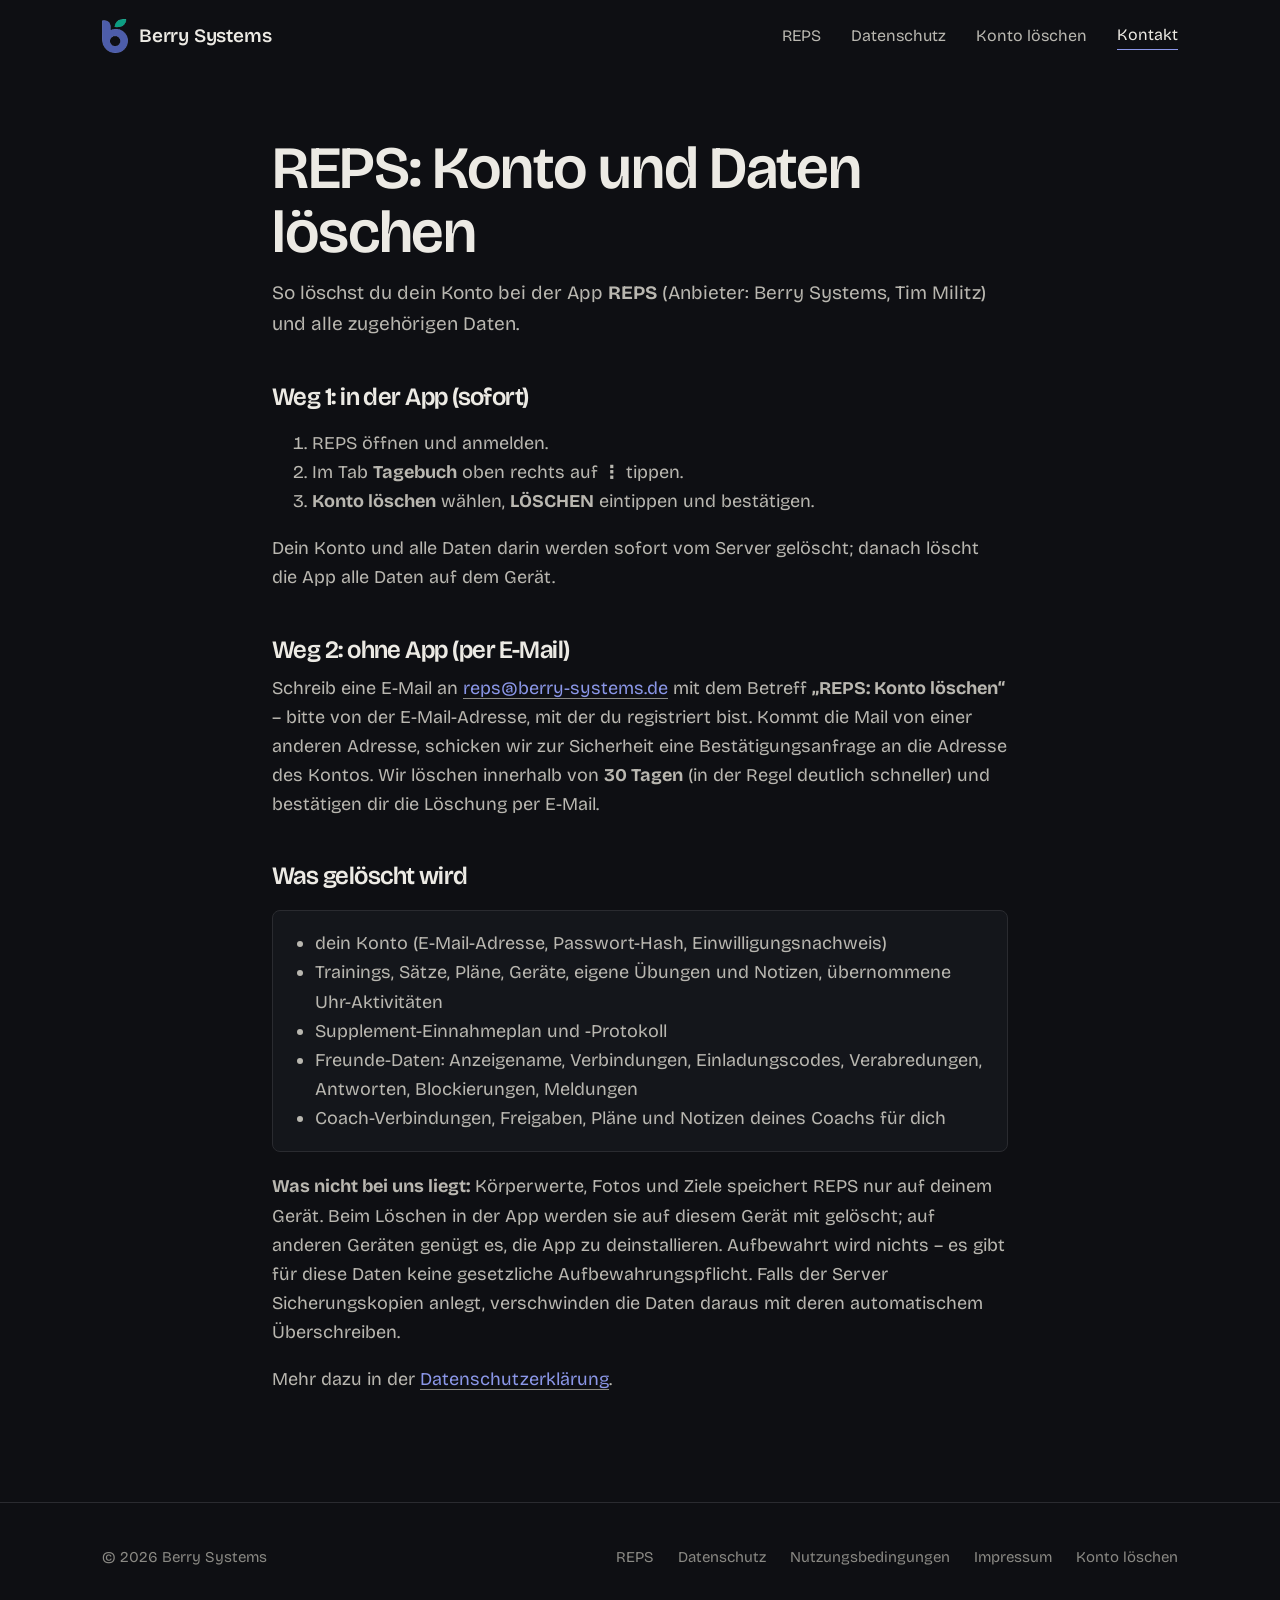
<file: reps/konto-loeschen.html>
<!doctype html>
<html lang="de">
<head>
<meta charset="utf-8">
<meta name="theme-color" content="#0E0F13">
<meta name="viewport" content="width=device-width, initial-scale=1">
<title>REPS: Konto und Daten löschen – REPS</title>
<meta name="description" content="So löschst du dein Konto bei der App REPS und alle zugehörigen Daten.">
<link rel="icon" href="../img/berry-systems-logo.png">
<link rel="stylesheet" href="../css/site.css">
</head>
<body>
<header class="site-head">
  <div class="bar">
    <a class="brand" href="../"><img src="../img/berry-b-180.png" alt="" width="26" height="34">Berry Systems</a>
    <button class="menu-toggle" aria-expanded="false" aria-controls="menu">Menü</button>
    <nav class="menu" id="menu">
      <a href="./">REPS</a><a href="datenschutz.html">Datenschutz</a><a href="konto-loeschen.html">Konto löschen</a><a class="contact" href="mailto:reps@berry-systems.de">Kontakt</a>
    </nav>
  </div>
</header>

<main class="doc"><div class="wrap">
  <h1>REPS: Konto und Daten löschen</h1>
  <p class="lead">So löschst du dein Konto bei der App <strong>REPS</strong> (Anbieter: Berry Systems, Tim Militz) und alle zugehörigen Daten.</p>

  <h2 id="loeschen">Weg 1: in der App (sofort)</h2>
  <ol>
    <li>REPS öffnen und anmelden.</li>
    <li>Im Tab <strong>Tagebuch</strong> oben rechts auf <strong>⋮</strong> tippen.</li>
    <li><strong>Konto löschen</strong> wählen, <strong>LÖSCHEN</strong> eintippen und bestätigen.</li>
  </ol>
  <p>Dein Konto und alle Daten darin werden sofort vom Server gelöscht; danach löscht die App alle Daten auf dem Gerät.</p>

  <h2>Weg 2: ohne App (per E-Mail)</h2>
  <p>Schreib eine E-Mail an <a href="mailto:reps@berry-systems.de?subject=REPS%3A%20Konto%20l%C3%B6schen&amp;body=Bitte%20l%C3%B6scht%20mein%20REPS-Konto%20und%20alle%20zugeh%C3%B6rigen%20Daten.">reps@berry-systems.de</a>
  mit dem Betreff <strong>„REPS: Konto löschen“</strong> – bitte von der E-Mail-Adresse, mit der du registriert bist.
  Kommt die Mail von einer anderen Adresse, schicken wir zur Sicherheit eine Bestätigungsanfrage an die Adresse des Kontos.
  Wir löschen innerhalb von <strong>30 Tagen</strong> (in der Regel deutlich schneller) und bestätigen dir die Löschung per E-Mail.</p>

  <h2>Was gelöscht wird</h2>
  <div class="card-plain">
    <ul>
      <li>dein Konto (E-Mail-Adresse, Passwort-Hash, Einwilligungsnachweis)</li>
      <li>Trainings, Sätze, Pläne, Geräte, eigene Übungen und Notizen, übernommene Uhr-Aktivitäten</li>
      <li>Supplement-Einnahmeplan und -Protokoll</li>
      <li>Freunde-Daten: Anzeigename, Verbindungen, Einladungscodes, Verabredungen, Antworten, Blockierungen, Meldungen</li>
      <li>Coach-Verbindungen, Freigaben, Pläne und Notizen deines Coachs für dich</li>
    </ul>
  </div>
  <p><strong>Was nicht bei uns liegt:</strong> Körperwerte, Fotos und Ziele speichert REPS nur auf deinem Gerät. Beim Löschen in
  der App werden sie auf diesem Gerät mit gelöscht; auf anderen Geräten genügt es, die App zu deinstallieren.
  Aufbewahrt wird nichts – es gibt für diese Daten keine gesetzliche Aufbewahrungspflicht. Falls der Server
  Sicherungskopien anlegt, verschwinden die Daten daraus mit deren automatischem Überschreiben.</p>
  <p>Mehr dazu in der <a href="datenschutz.html#loeschen">Datenschutzerklärung</a>.</p>
</div></main>

<footer class="site-foot">
  <div class="wrap">
    <span>© 2026 Berry Systems</span>
    <nav><a href="./">REPS</a><a href="datenschutz.html">Datenschutz</a><a href="nutzungsbedingungen.html">Nutzungsbedingungen</a><a href="impressum.html">Impressum</a><a href="konto-loeschen.html" aria-current="page">Konto löschen</a></nav>
  </div>
</footer>
<script src="../js/site.js"></script>
</body>
</html>
</file>
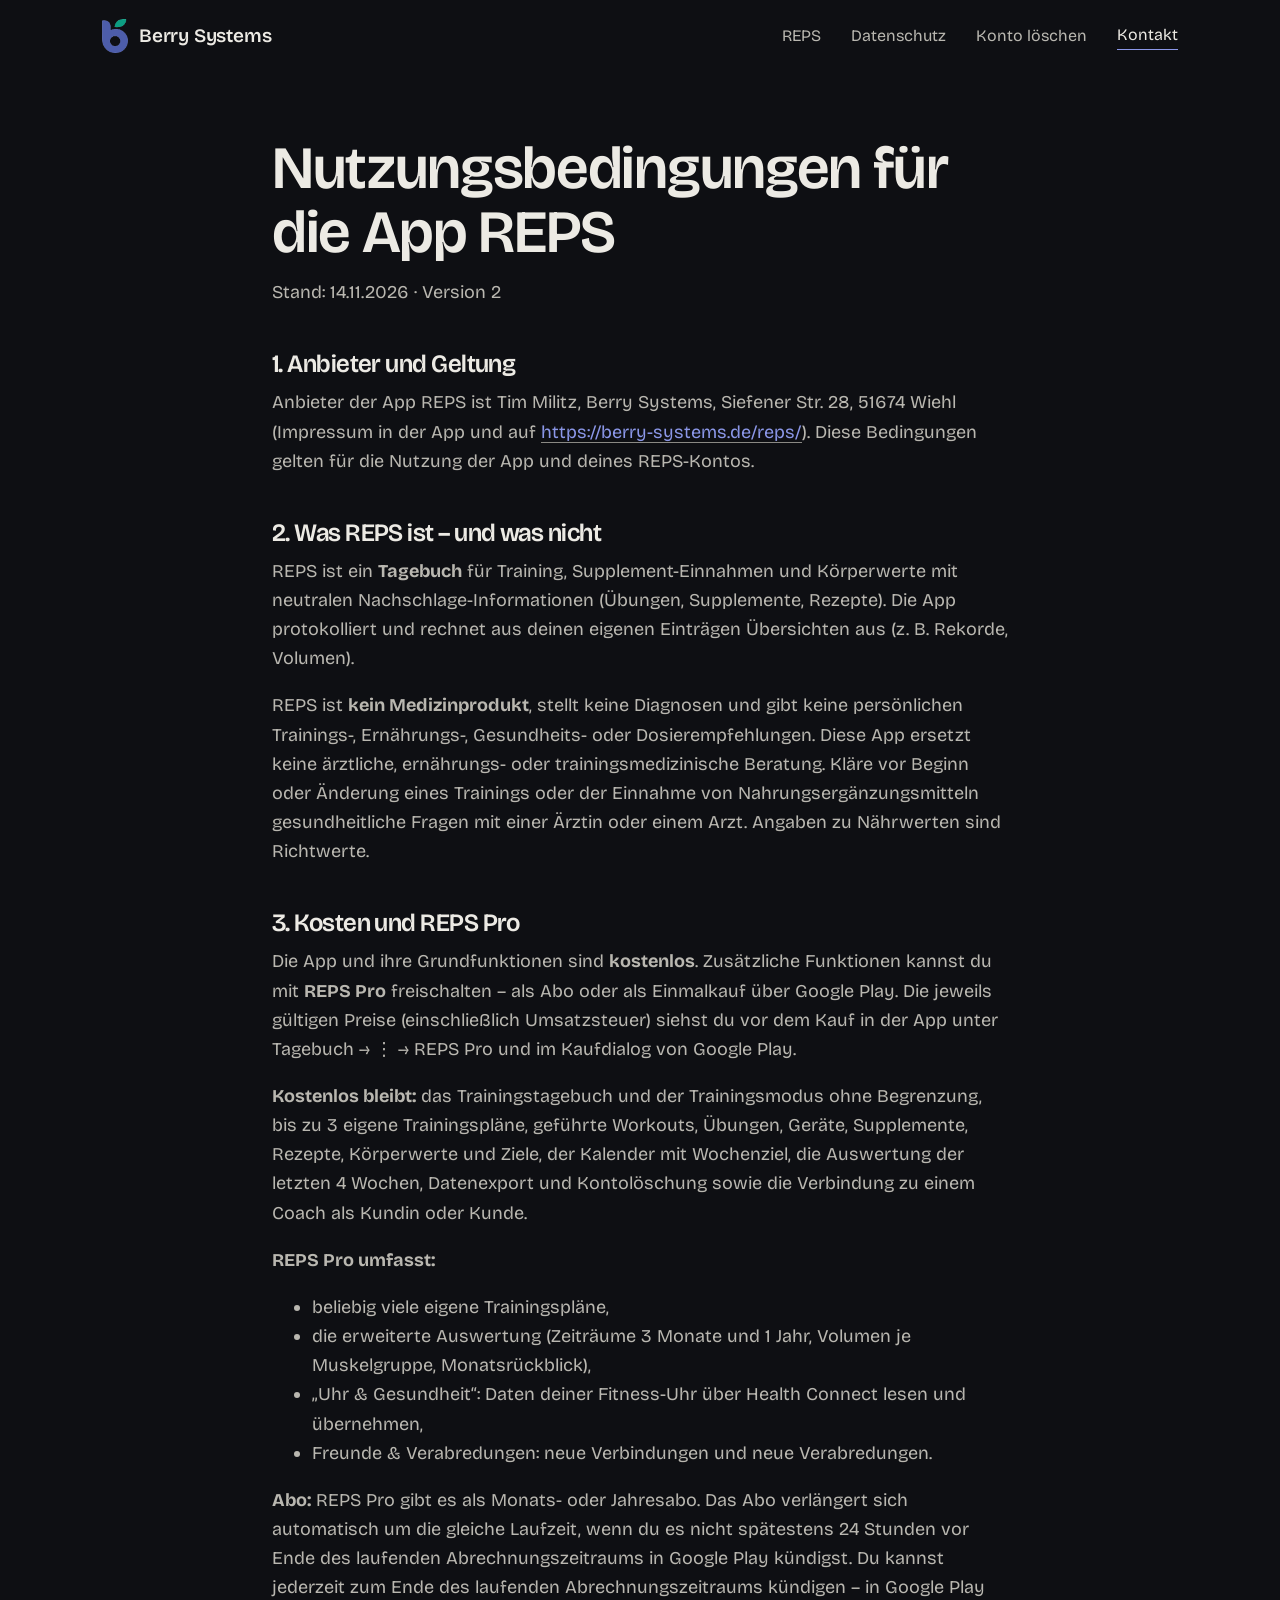
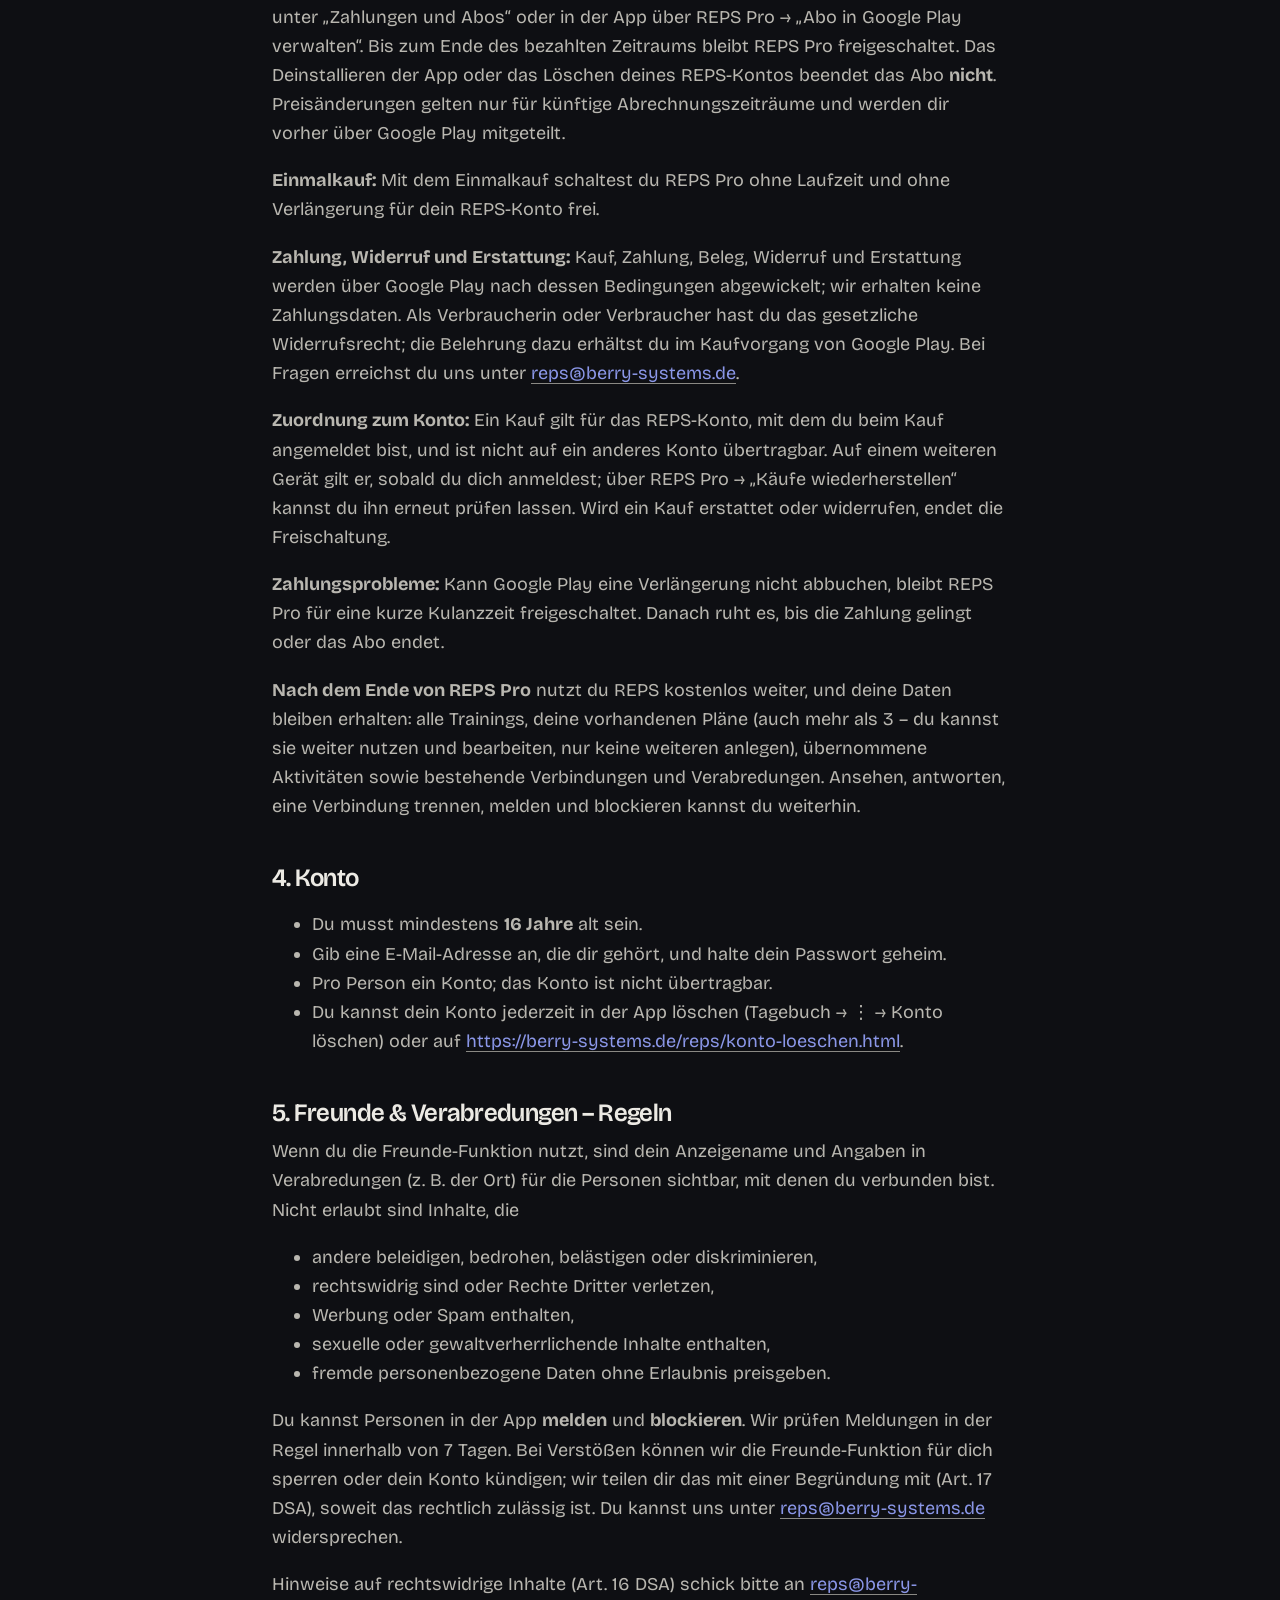
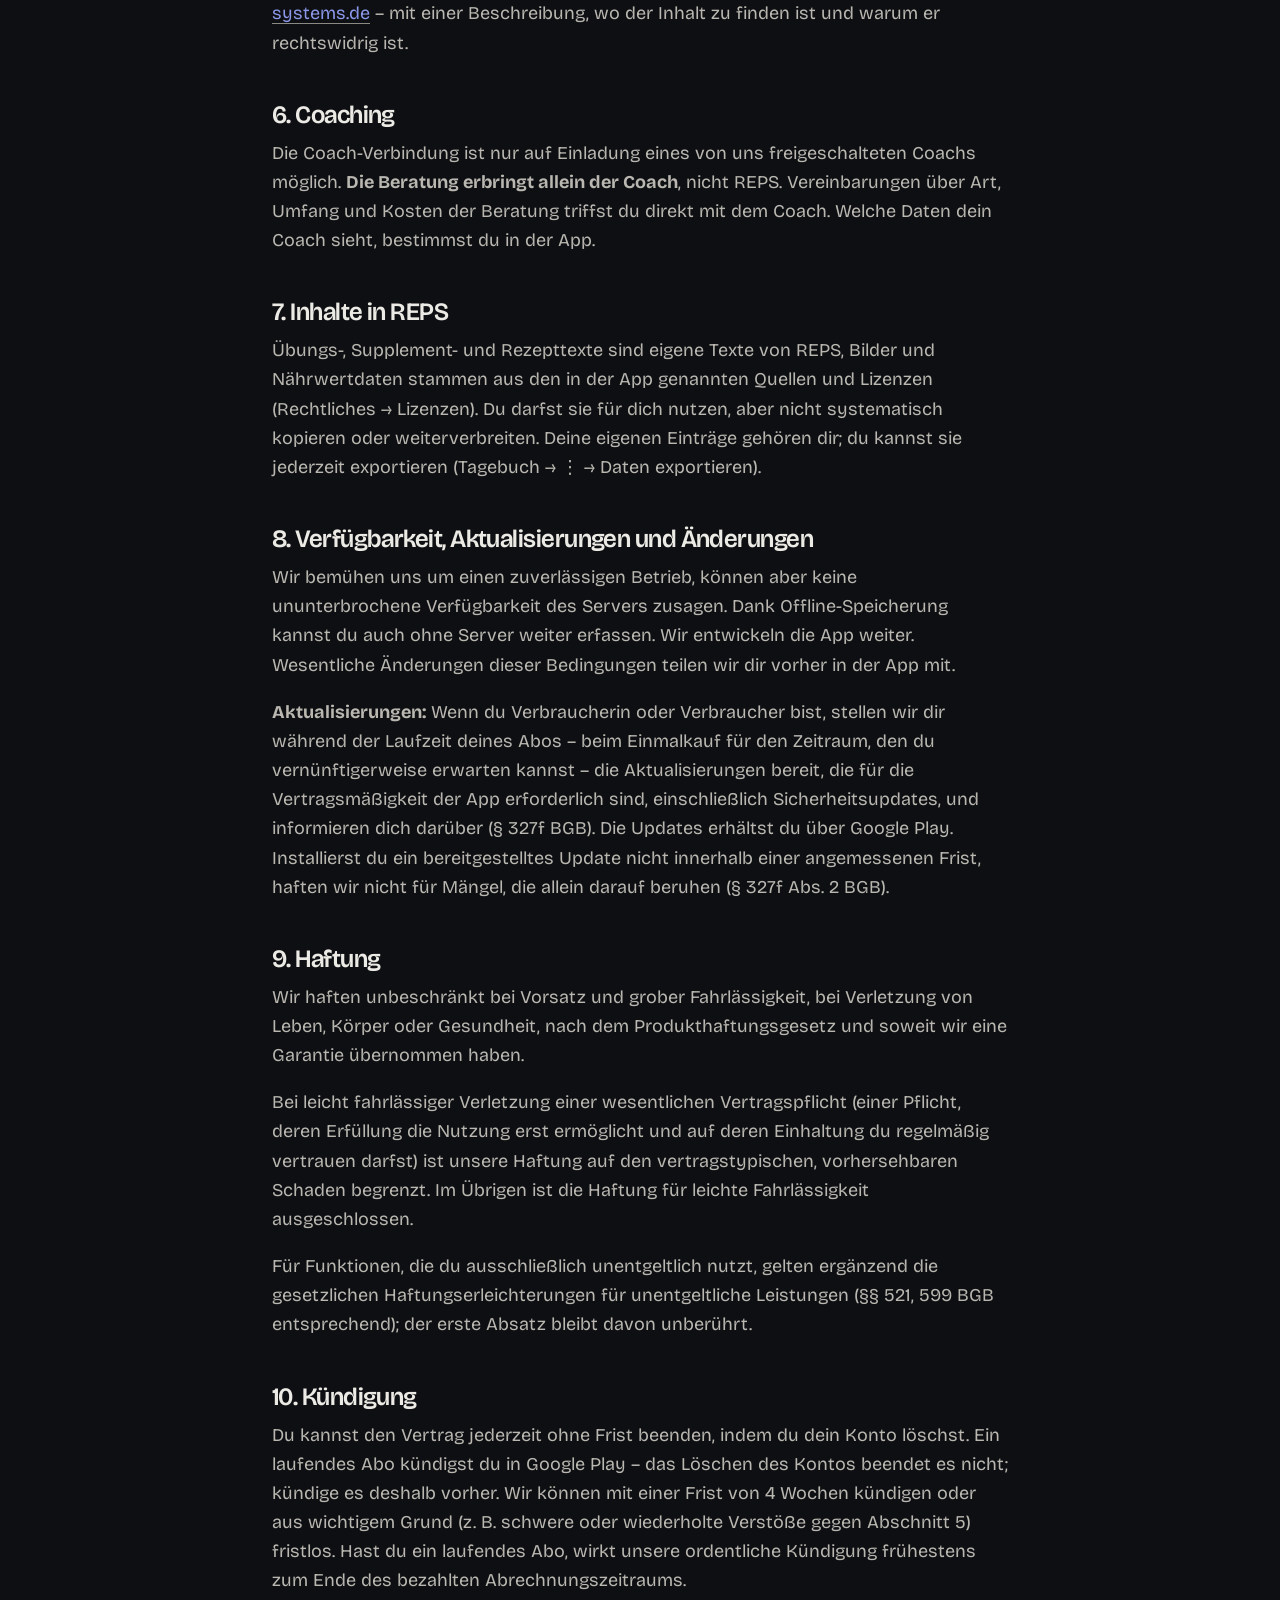
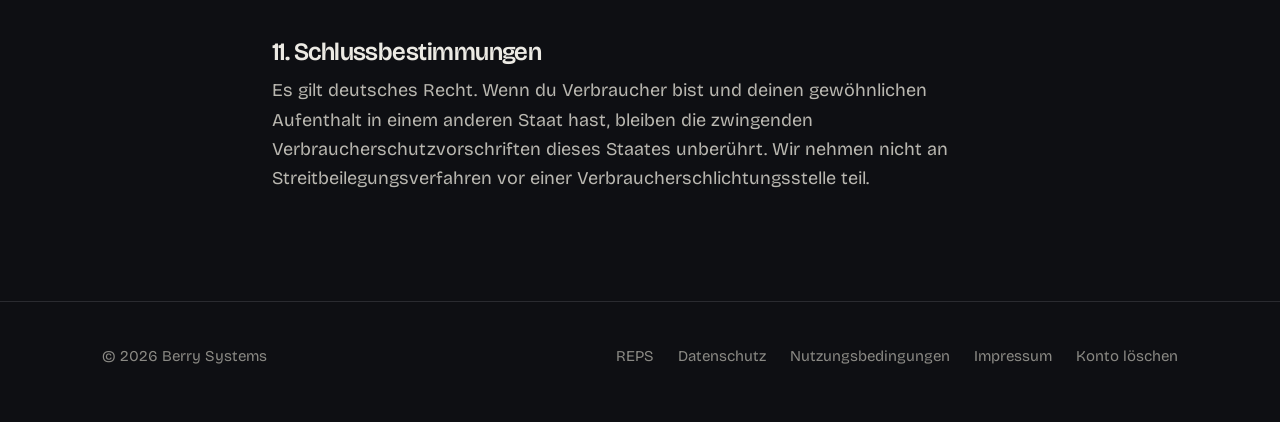
<file: reps/nutzungsbedingungen.html>
<!doctype html>
<html lang="de">
<head>
<meta charset="utf-8">
<meta name="theme-color" content="#0E0F13">
<meta name="viewport" content="width=device-width, initial-scale=1">
<title>Nutzungsbedingungen für die App REPS – REPS</title>
<meta name="description" content="Nutzungsbedingungen der Android-App REPS.">
<link rel="icon" href="../img/berry-systems-logo.png">
<link rel="stylesheet" href="../css/site.css">
</head>
<body>
<header class="site-head">
  <div class="bar">
    <a class="brand" href="../"><img src="../img/berry-b-180.png" alt="" width="26" height="34">Berry Systems</a>
    <button class="menu-toggle" aria-expanded="false" aria-controls="menu">Menü</button>
    <nav class="menu" id="menu">
      <a href="./">REPS</a><a href="datenschutz.html">Datenschutz</a><a href="konto-loeschen.html">Konto löschen</a><a class="contact" href="mailto:reps@berry-systems.de">Kontakt</a>
    </nav>
  </div>
</header>

<main class="doc"><div class="wrap">
  <h1>Nutzungsbedingungen für die App REPS</h1>
  <p>Stand: 14.11.2026 · Version 2</p>
  <h2>1. Anbieter und Geltung</h2>
  <p>Anbieter der App REPS ist Tim Militz, Berry Systems, Siefener Str. 28, 51674 Wiehl (Impressum in der App und auf <a href="https://berry-systems.de/reps/">https://berry-systems.de/reps/</a>). Diese Bedingungen gelten für die Nutzung der App und deines REPS-Kontos.</p>
  <h2>2. Was REPS ist – und was nicht</h2>
  <p>REPS ist ein <strong>Tagebuch</strong> für Training, Supplement-Einnahmen und Körperwerte mit neutralen Nachschlage-Informationen (Übungen, Supplemente, Rezepte). Die App protokolliert und rechnet aus deinen eigenen Einträgen Übersichten aus (z. B. Rekorde, Volumen).</p>
  <p>REPS ist <strong>kein Medizinprodukt</strong>, stellt keine Diagnosen und gibt keine persönlichen Trainings-, Ernährungs-, Gesundheits- oder Dosierempfehlungen. Diese App ersetzt keine ärztliche, ernährungs- oder trainingsmedizinische Beratung. Kläre vor Beginn oder Änderung eines Trainings oder der Einnahme von Nahrungsergänzungsmitteln gesundheitliche Fragen mit einer Ärztin oder einem Arzt. Angaben zu Nährwerten sind Richtwerte.</p>
  <h2>3. Kosten und REPS Pro</h2>
  <p>Die App und ihre Grundfunktionen sind <strong>kostenlos</strong>. Zusätzliche Funktionen kannst du mit <strong>REPS Pro</strong> freischalten – als Abo oder als Einmalkauf über Google Play. Die jeweils gültigen Preise (einschließlich Umsatzsteuer) siehst du vor dem Kauf in der App unter Tagebuch → ⋮ → REPS Pro und im Kaufdialog von Google Play.</p>
  <p><strong>Kostenlos bleibt:</strong> das Trainingstagebuch und der Trainingsmodus ohne Begrenzung, bis zu 3 eigene Trainingspläne, geführte Workouts, Übungen, Geräte, Supplemente, Rezepte, Körperwerte und Ziele, der Kalender mit Wochenziel, die Auswertung der letzten 4 Wochen, Datenexport und Kontolöschung sowie die Verbindung zu einem Coach als Kundin oder Kunde.</p>
  <p><strong>REPS Pro umfasst:</strong></p>
  <ul>
    <li>beliebig viele eigene Trainingspläne,</li>
    <li>die erweiterte Auswertung (Zeiträume 3 Monate und 1 Jahr, Volumen je Muskelgruppe, Monatsrückblick),</li>
    <li>„Uhr &amp; Gesundheit“: Daten deiner Fitness-Uhr über Health Connect lesen und übernehmen,</li>
    <li>Freunde &amp; Verabredungen: neue Verbindungen und neue Verabredungen.</li>
  </ul>
  <p><strong>Abo:</strong> REPS Pro gibt es als Monats- oder Jahresabo. Das Abo verlängert sich automatisch um die gleiche Laufzeit, wenn du es nicht spätestens 24 Stunden vor Ende des laufenden Abrechnungszeitraums in Google Play kündigst. Du kannst jederzeit zum Ende des laufenden Abrechnungszeitraums kündigen – in Google Play unter „Zahlungen und Abos“ oder in der App über REPS Pro → „Abo in Google Play verwalten“. Bis zum Ende des bezahlten Zeitraums bleibt REPS Pro freigeschaltet. Das Deinstallieren der App oder das Löschen deines REPS-Kontos beendet das Abo <strong>nicht</strong>. Preisänderungen gelten nur für künftige Abrechnungszeiträume und werden dir vorher über Google Play mitgeteilt.</p>
  <p><strong>Einmalkauf:</strong> Mit dem Einmalkauf schaltest du REPS Pro ohne Laufzeit und ohne Verlängerung für dein REPS-Konto frei.</p>
  <p><strong>Zahlung, Widerruf und Erstattung:</strong> Kauf, Zahlung, Beleg, Widerruf und Erstattung werden über Google Play nach dessen Bedingungen abgewickelt; wir erhalten keine Zahlungsdaten. Als Verbraucherin oder Verbraucher hast du das gesetzliche Widerrufsrecht; die Belehrung dazu erhältst du im Kaufvorgang von Google Play. Bei Fragen erreichst du uns unter <a href="mailto:reps@berry-systems.de">reps@berry-systems.de</a>.</p>
  <p><strong>Zuordnung zum Konto:</strong> Ein Kauf gilt für das REPS-Konto, mit dem du beim Kauf angemeldet bist, und ist nicht auf ein anderes Konto übertragbar. Auf einem weiteren Gerät gilt er, sobald du dich anmeldest; über REPS Pro → „Käufe wiederherstellen“ kannst du ihn erneut prüfen lassen. Wird ein Kauf erstattet oder widerrufen, endet die Freischaltung.</p>
  <p><strong>Zahlungsprobleme:</strong> Kann Google Play eine Verlängerung nicht abbuchen, bleibt REPS Pro für eine kurze Kulanzzeit freigeschaltet. Danach ruht es, bis die Zahlung gelingt oder das Abo endet.</p>
  <p><strong>Nach dem Ende von REPS Pro</strong> nutzt du REPS kostenlos weiter, und deine Daten bleiben erhalten: alle Trainings, deine vorhandenen Pläne (auch mehr als 3 – du kannst sie weiter nutzen und bearbeiten, nur keine weiteren anlegen), übernommene Aktivitäten sowie bestehende Verbindungen und Verabredungen. Ansehen, antworten, eine Verbindung trennen, melden und blockieren kannst du weiterhin.</p>
  <h2>4. Konto</h2>
  <ul>
    <li>Du musst mindestens <strong>16 Jahre</strong> alt sein.</li>
    <li>Gib eine E-Mail-Adresse an, die dir gehört, und halte dein Passwort geheim.</li>
    <li>Pro Person ein Konto; das Konto ist nicht übertragbar.</li>
    <li>Du kannst dein Konto jederzeit in der App löschen (Tagebuch → ⋮ → Konto löschen) oder auf <a href="https://berry-systems.de/reps/konto-loeschen.html">https://berry-systems.de/reps/konto-loeschen.html</a>.</li>
  </ul>
  <h2>5. Freunde &amp; Verabredungen – Regeln</h2>
  <p>Wenn du die Freunde-Funktion nutzt, sind dein Anzeigename und Angaben in Verabredungen (z. B. der Ort) für die Personen sichtbar, mit denen du verbunden bist. Nicht erlaubt sind Inhalte, die</p>
  <ul>
    <li>andere beleidigen, bedrohen, belästigen oder diskriminieren,</li>
    <li>rechtswidrig sind oder Rechte Dritter verletzen,</li>
    <li>Werbung oder Spam enthalten,</li>
    <li>sexuelle oder gewaltverherrlichende Inhalte enthalten,</li>
    <li>fremde personenbezogene Daten ohne Erlaubnis preisgeben.</li>
  </ul>
  <p>Du kannst Personen in der App <strong>melden</strong> und <strong>blockieren</strong>. Wir prüfen Meldungen in der Regel innerhalb von 7 Tagen. Bei Verstößen können wir die Freunde-Funktion für dich sperren oder dein Konto kündigen; wir teilen dir das mit einer Begründung mit (Art. 17 DSA), soweit das rechtlich zulässig ist. Du kannst uns unter <a href="mailto:reps@berry-systems.de">reps@berry-systems.de</a> widersprechen.</p>
  <p>Hinweise auf rechtswidrige Inhalte (Art. 16 DSA) schick bitte an <a href="mailto:reps@berry-systems.de">reps@berry-systems.de</a> – mit einer Beschreibung, wo der Inhalt zu finden ist und warum er rechtswidrig ist.</p>
  <h2>6. Coaching</h2>
  <p>Die Coach-Verbindung ist nur auf Einladung eines von uns freigeschalteten Coachs möglich. <strong>Die Beratung erbringt allein der Coach</strong>, nicht REPS. Vereinbarungen über Art, Umfang und Kosten der Beratung triffst du direkt mit dem Coach. Welche Daten dein Coach sieht, bestimmst du in der App.</p>
  <h2>7. Inhalte in REPS</h2>
  <p>Übungs-, Supplement- und Rezepttexte sind eigene Texte von REPS, Bilder und Nährwertdaten stammen aus den in der App genannten Quellen und Lizenzen (Rechtliches → Lizenzen). Du darfst sie für dich nutzen, aber nicht systematisch kopieren oder weiterverbreiten. Deine eigenen Einträge gehören dir; du kannst sie jederzeit exportieren (Tagebuch → ⋮ → Daten exportieren).</p>
  <h2>8. Verfügbarkeit, Aktualisierungen und Änderungen</h2>
  <p>Wir bemühen uns um einen zuverlässigen Betrieb, können aber keine ununterbrochene Verfügbarkeit des Servers zusagen. Dank Offline-Speicherung kannst du auch ohne Server weiter erfassen. Wir entwickeln die App weiter. Wesentliche Änderungen dieser Bedingungen teilen wir dir vorher in der App mit.</p>
  <p><strong>Aktualisierungen:</strong> Wenn du Verbraucherin oder Verbraucher bist, stellen wir dir während der Laufzeit deines Abos – beim Einmalkauf für den Zeitraum, den du vernünftigerweise erwarten kannst – die Aktualisierungen bereit, die für die Vertragsmäßigkeit der App erforderlich sind, einschließlich Sicherheitsupdates, und informieren dich darüber (§ 327f BGB). Die Updates erhältst du über Google Play. Installierst du ein bereitgestelltes Update nicht innerhalb einer angemessenen Frist, haften wir nicht für Mängel, die allein darauf beruhen (§ 327f Abs. 2 BGB).</p>
  <h2>9. Haftung</h2>
  <p>Wir haften unbeschränkt bei Vorsatz und grober Fahrlässigkeit, bei Verletzung von Leben, Körper oder Gesundheit, nach dem Produkthaftungsgesetz und soweit wir eine Garantie übernommen haben.</p>
  <p>Bei leicht fahrlässiger Verletzung einer wesentlichen Vertragspflicht (einer Pflicht, deren Erfüllung die Nutzung erst ermöglicht und auf deren Einhaltung du regelmäßig vertrauen darfst) ist unsere Haftung auf den vertragstypischen, vorhersehbaren Schaden begrenzt. Im Übrigen ist die Haftung für leichte Fahrlässigkeit ausgeschlossen.</p>
  <p>Für Funktionen, die du ausschließlich unentgeltlich nutzt, gelten ergänzend die gesetzlichen Haftungserleichterungen für unentgeltliche Leistungen (§§ 521, 599 BGB entsprechend); der erste Absatz bleibt davon unberührt.</p>
  <h2>10. Kündigung</h2>
  <p>Du kannst den Vertrag jederzeit ohne Frist beenden, indem du dein Konto löschst. Ein laufendes Abo kündigst du in Google Play – das Löschen des Kontos beendet es nicht; kündige es deshalb vorher. Wir können mit einer Frist von 4 Wochen kündigen oder aus wichtigem Grund (z. B. schwere oder wiederholte Verstöße gegen Abschnitt 5) fristlos. Hast du ein laufendes Abo, wirkt unsere ordentliche Kündigung frühestens zum Ende des bezahlten Abrechnungszeitraums.</p>
  <h2>11. Schlussbestimmungen</h2>
  <p>Es gilt deutsches Recht. Wenn du Verbraucher bist und deinen gewöhnlichen Aufenthalt in einem anderen Staat hast, bleiben die zwingenden Verbraucherschutzvorschriften dieses Staates unberührt. Wir nehmen nicht an Streitbeilegungsverfahren vor einer Verbraucherschlichtungsstelle teil.</p>
</div></main>

<footer class="site-foot">
  <div class="wrap">
    <span>© 2026 Berry Systems</span>
    <nav><a href="./">REPS</a><a href="datenschutz.html">Datenschutz</a><a href="nutzungsbedingungen.html" aria-current="page">Nutzungsbedingungen</a><a href="impressum.html">Impressum</a><a href="konto-loeschen.html">Konto löschen</a></nav>
  </div>
</footer>
<script src="../js/site.js"></script>
</body>
</html>
</file>
<file: css/site.css>
/* Berry Systems – Webauftritt. Alles lokal: keine externen Schriften, Skripte oder Tracker.
   Schriften (SIL Open Font License 1.1, siehe fonts/*OFL.txt): Bricolage Grotesque, Instrument Serif. */

@font-face { font-family: "Bricolage"; src: url("../fonts/bricolage.ttf") format("truetype"); font-weight: 200 800; font-stretch: 75% 100%; font-display: swap; }
@font-face { font-family: "Instrument Serif"; src: url("../fonts/is-InstrumentSerif-Italic.ttf") format("truetype"); font-weight: 400; font-style: italic; font-display: swap; }

:root {
  --bg: #0E0F13;
  --bg-2: #14161B;
  --text: #ECEAE4;
  --soft: #B9B7B0;
  --muted: #8A8984;
  --line: #2A2B30;
  --accent: #8B97E8;        /* Blau aus dem Logo, für dunklen Grund aufgehellt */
  --accent-ink: #0E0F13;
  --sans: "Bricolage", system-ui, -apple-system, "Segoe UI", sans-serif;
  --serif: "Instrument Serif", Georgia, serif;
  color-scheme: dark;
}

*, *::before, *::after { box-sizing: border-box; }
html { -webkit-text-size-adjust: 100%; scroll-behavior: smooth; scroll-padding-top: 80px; background: var(--bg); }
body { margin: 0; background: var(--bg); color: var(--text); font: 400 18px/1.62 var(--sans); font-variation-settings: "opsz" 14; overflow-x: hidden; -webkit-font-smoothing: antialiased; }
img { max-width: 100%; height: auto; display: block; }
a { color: var(--text); text-decoration-color: var(--muted); text-underline-offset: 4px; text-decoration-thickness: 1px; }
a:hover { color: var(--accent); text-decoration-color: var(--accent); }
:focus-visible { outline: 2px solid var(--accent); outline-offset: 3px; }
::selection { background: var(--accent); color: var(--accent-ink); }
p { margin: 0 0 1em; }

.wrap { width: 100%; max-width: 1140px; margin: 0 auto; padding: 0 32px; }
@media (max-width: 640px) { .wrap { padding: 0 20px; } }

h1, h2, h3 { font-weight: 600; margin: 0; letter-spacing: -.022em; font-variation-settings: "opsz" 72;
  /* Lange deutsche Wörter ("Nutzungsbedingungen") sprengen sonst auf schmalen Handys die Breite. */
  overflow-wrap: break-word; -webkit-hyphens: auto; hyphens: auto; }
h1 { font-size: clamp(38px, 4.8vw, 62px); line-height: 1.06; }
h2 { font-size: clamp(32px, 3.8vw, 48px); line-height: 1.08; }
h3 { font-size: 22px; line-height: 1.25; letter-spacing: -.012em; font-variation-settings: "opsz" 24; }

/* Kopfzeile */
.site-head { position: sticky; top: 0; z-index: 20; background: var(--bg); border-bottom: 1px solid transparent; transition: border-color .3s; }
.site-head.scrolled { border-bottom-color: var(--line); }
.site-head .bar { max-width: 1140px; margin: 0 auto; padding: 0 32px; height: 72px; display: flex; align-items: center; gap: 28px; }
@media (max-width: 640px) { .site-head .bar { padding: 0 20px; } }
.brand { display: flex; align-items: center; gap: 11px; min-height: 44px; text-decoration: none; font-weight: 600; font-size: 19px; letter-spacing: -.01em; }
.brand:hover { color: var(--text); }
.brand img { width: 26px; height: auto; }
.menu { margin-left: auto; display: flex; gap: 30px; align-items: center; }
.menu a { text-decoration: none; color: var(--soft); font-size: 16px; }
.menu a:hover, .menu a[aria-current="page"] { color: var(--text); }
.menu a.contact { color: var(--text); border-bottom: 1px solid var(--accent); padding-bottom: 2px; }
.menu-toggle { display: none; margin-left: auto; min-height: 44px; background: none; border: 1px solid var(--line); color: var(--text); font: 500 15px var(--sans); padding: 10px 16px; cursor: pointer; border-radius: 8px; }
/* Ab hier wird das Menü zum Aufklappen; die Startseite hat sechs Punkte. */
@media (max-width: 980px) {
  .menu-toggle { display: block; }
  .menu { position: absolute; top: 72px; left: 0; right: 0; flex-direction: column; align-items: stretch; gap: 0; background: var(--bg); border-bottom: 1px solid var(--line); padding: 4px 20px 16px; display: none; }
  .menu.open { display: flex; }
  .menu a { padding: 14px 0; font-size: 19px; border-bottom: 1px solid var(--line); }
  .menu a.contact { border-bottom: 1px solid var(--line); padding-bottom: 14px; }
}

/* Knöpfe */
.btn { display: inline-flex; align-items: center; gap: 10px; min-height: 52px; padding: 0 24px; border-radius: 10px; background: var(--accent); color: var(--accent-ink); font: 600 17px var(--sans); text-decoration: none; transition: background .2s, transform .2s; }
.btn:hover { background: #A5AEF0; color: var(--accent-ink); transform: translateY(-1px); }
.textlink { font-size: 17px; display: inline-flex; align-items: center; min-height: 44px; }

/* Einstieg */
.hero { padding: 72px 0 110px; overflow-x: clip; /* das schräg gestellte PDF ragt sonst bei 320 px heraus */ }
.hero .wrap { display: grid; grid-template-columns: 1.3fr .7fr; gap: 56px; align-items: center; }
@media (max-width: 920px) { .hero { padding: 40px 0 80px; } .hero .wrap { grid-template-columns: 1fr; gap: 56px; } }
.byline { font-size: 15px; color: var(--muted); margin-bottom: 26px; }
.hero h1 { max-width: 15em; }
.hero .lead { font-size: 21px; color: var(--soft); margin: 28px 0 36px; max-width: 30em; }
.hero .actions { display: flex; flex-wrap: wrap; align-items: center; gap: 18px 28px; }

/* Bildschirmfoto im neutralen Rahmen, PDF dahinter */
.shots { position: relative; justify-self: center; width: min(400px, 100%); aspect-ratio: 4 / 5; }
.frame { position: absolute; border-radius: 34px; padding: 9px; background: #000; border: 1px solid #34353B; box-shadow: 0 40px 70px -35px rgba(0, 0, 0, .9); }
.frame img { border-radius: 26px; }
.shots .frame { width: 58%; right: 0; top: 0; z-index: 2; }
.shots .paper { position: absolute; left: 0; bottom: 0; width: 66%; transform: rotate(-4deg); box-shadow: 0 30px 60px -30px rgba(0, 0, 0, .9); border-radius: 3px; transition: transform .6s ease; }
.shots:hover .paper { transform: rotate(-2deg) translateY(-6px); }
.shots figcaption { position: absolute; left: 0; bottom: -44px; font-size: 14px; color: var(--muted); }

/* Abschnitte */
section { padding: 100px 0; border-top: 1px solid var(--line); }
@media (max-width: 640px) { section { padding: 72px 0; } }
.label { font-size: 15px; color: var(--muted); margin-bottom: 18px; }
.split { display: grid; grid-template-columns: 300px 1fr; gap: 56px; }
@media (max-width: 900px) { .split { grid-template-columns: 1fr; gap: 20px; } }

/* Warum */
.why { display: grid; grid-template-columns: .8fr 1.2fr; gap: 64px; align-items: start; }
@media (max-width: 900px) { .why { grid-template-columns: 1fr; gap: 36px; } }
/* Ohne Foto: Text allein, linksbuendig wie die anderen Abschnitte */
.why.solo { grid-template-columns: 1fr; }
.photo-slot { aspect-ratio: 4 / 5; border: 1px dashed #3A3B42; border-radius: 6px; display: grid; place-items: center; color: var(--muted); font-size: 15px; background: repeating-linear-gradient(135deg, transparent 0 14px, rgba(255, 255, 255, .02) 14px 15px); }
.why .text h2 { margin-bottom: 28px; }
.why .text p { color: var(--soft); font-size: 20px; max-width: 32em; }
.why .sign { font-family: var(--serif); font-style: italic; font-size: 30px; color: var(--text); margin-top: 8px; }

/* Leistungen als Liste */
.services { list-style: none; margin: 0; padding: 0; }
.services li { display: grid; grid-template-columns: 60px 1fr 1.1fr; gap: 28px; padding: 34px 0; border-top: 1px solid var(--line); }
.services li:last-child { border-bottom: 1px solid var(--line); }
@media (max-width: 760px) { .services li { grid-template-columns: 40px 1fr; } .services li .ex { grid-column: 2; } }
.services .no { color: var(--muted); font-size: 15px; padding-top: 4px; font-variant-numeric: tabular-nums; }
.services h3 { margin-bottom: 8px; }
.services p { color: var(--soft); margin: 0; }
.services .ex { color: var(--muted); font-size: 16px; padding-top: 4px; }
.services .ex b { color: var(--soft); font-weight: 500; display: block; margin-bottom: 4px; }

/* Referenz */
.ref-head { display: grid; grid-template-columns: 1fr 1fr; gap: 56px; align-items: end; margin-bottom: 56px; }
@media (max-width: 900px) { .ref-head { grid-template-columns: 1fr; gap: 20px; } }
.ref-head p { color: var(--soft); font-size: 19px; margin: 0; }
.gallery { display: grid; grid-template-columns: 1fr 1fr 1.35fr; gap: 28px; align-items: start; }
@media (max-width: 900px) { .gallery { grid-template-columns: 1fr 1fr; } .gallery figure:last-child { grid-column: span 2; } }
@media (max-width: 520px) { .gallery { grid-template-columns: 1fr; } .gallery figure:last-child { grid-column: auto; } }
.gallery figure { margin: 0; }
.gallery .frame { position: relative; transition: transform .4s ease; }
.gallery figure:hover .frame, .gallery figure:hover .pdf { transform: translateY(-4px); }
.gallery .pdf { border-radius: 3px; transition: transform .4s ease; box-shadow: 0 30px 60px -30px rgba(0, 0, 0, .9); }
.gallery figcaption { margin-top: 16px; font-size: 15.5px; color: var(--muted); }
.gallery figcaption b { color: var(--text); font-weight: 500; display: block; }
.facts { display: grid; grid-template-columns: repeat(3, 1fr); gap: 28px 40px; margin: 64px 0 0; padding: 0; list-style: none; }
@media (max-width: 760px) { .facts { grid-template-columns: 1fr; } }
.facts li { border-top: 1px solid var(--line); padding-top: 16px; color: var(--soft); font-size: 16.5px; }
.facts b { display: block; color: var(--text); font-weight: 500; margin-bottom: 4px; }
.ref-more { margin-top: 48px; }

/* Weitere Projekte als kompakte Karten */
.projects { display: grid; grid-template-columns: repeat(auto-fill, minmax(min(320px, 100%), 1fr)); gap: 20px; margin: 0; padding: 0; list-style: none; }
.project { display: flex; flex-direction: column; border: 1px solid var(--line); border-radius: 12px; padding: 24px 24px 20px; background: var(--bg-2); }
.project .kind { font-size: 14px; color: var(--muted); margin-bottom: 10px; }
.project h3 { margin-bottom: 10px; }
.project p { color: var(--soft); font-size: 16.5px; margin: 0; }
.project .client { color: var(--text); }
.project .go { margin-top: auto; padding-top: 14px; }
.project .go a { display: inline-flex; align-items: center; min-height: 44px; font-size: 16px; color: var(--accent); text-decoration: none; }
.project .go a:hover { text-decoration: underline; }
.projects-intro { color: var(--soft); font-size: 19px; margin: 0; max-width: 34em; }

/* KI-Workshops */
.workshops { display: grid; grid-template-columns: 1fr 1fr; gap: 20px 40px; margin: 0 0 36px; padding: 0; list-style: none; }
@media (max-width: 640px) { .workshops { grid-template-columns: 1fr; } }
.workshops li { border-top: 2px solid var(--accent); padding-top: 16px; }
.workshops b { display: block; color: var(--text); font-weight: 500; margin-bottom: 4px; font-size: 19px; }
.workshops span { color: var(--soft); font-size: 16.5px; }
.workshop-text { color: var(--soft); font-size: 19px; max-width: 34em; margin: 0; }
.services .ex a { color: var(--soft); }

/* Ablauf */
.steps { list-style: none; margin: 0; padding: 0; display: grid; grid-template-columns: repeat(2, 1fr); gap: 44px 56px; counter-reset: s; }
@media (max-width: 520px) { .steps { grid-template-columns: 1fr; } }
.steps li { counter-increment: s; }
.steps li::before { content: counter(s); display: block; font-family: var(--serif); font-style: italic; font-size: 56px; line-height: 1; color: var(--accent); margin-bottom: 18px; }
.steps h3 { margin-bottom: 8px; }
.steps p { color: var(--soft); font-size: 16.5px; margin: 0; }

/* Fragen */
.faq details { border-top: 1px solid var(--line); }
.faq details:last-child { border-bottom: 1px solid var(--line); }
.faq summary { list-style: none; cursor: pointer; padding: 22px 0; font-size: 19px; display: flex; justify-content: space-between; gap: 20px; }
.faq summary::-webkit-details-marker { display: none; }
.faq summary::after { content: "+"; color: var(--muted); font-size: 24px; line-height: 1; transition: transform .25s; }
.faq details[open] summary::after { transform: rotate(45deg); }
.faq details p { color: var(--soft); margin: -4px 0 24px; max-width: 40em; }

/* Kontakt */
.contact h2 { font-size: clamp(36px, 5vw, 64px); margin-bottom: 36px; }
.contact .mail { display: inline-block; padding-block: 6px; font-size: clamp(22px, 3.6vw, 44px); font-weight: 500; letter-spacing: -.02em; text-decoration-thickness: 2px; text-decoration-color: var(--accent); overflow-wrap: anywhere; }
.contact .phone { display: flex; align-items: center; width: fit-content; min-height: 44px; margin-top: 12px; font-size: 20px; color: var(--soft); text-decoration: none; }
.contact .phone:hover { color: var(--accent); }
.contact p.small { margin-top: 40px; color: var(--muted); font-size: 16px; max-width: 34em; }

/* Fußzeile */
.site-foot { border-top: 1px solid var(--line); padding: 32px 0 44px; color: var(--muted); font-size: 15px; }
.site-foot .wrap { display: flex; flex-wrap: wrap; gap: 14px 28px; }
.site-foot .wrap { align-items: center; }
.site-foot nav { margin-left: auto; display: flex; gap: 4px 24px; flex-wrap: wrap; }
.site-foot a { color: var(--muted); text-decoration: none; display: inline-flex; align-items: center; min-height: 44px; }
@media (max-width: 640px) { .site-foot nav { margin-left: 0; } }
.site-foot a:hover { color: var(--text); }

/* Textseiten */
.doc { padding: 64px 0 90px; }
.doc .wrap { max-width: 800px; }
.doc h1 { font-size: clamp(40px, 5vw, 60px); margin-bottom: 14px; }
.doc h2 { font-size: 25px; margin: 44px 0 10px; }
.doc .lead { color: var(--soft); font-size: 19px; }
.doc p, .doc li, .doc td, .doc address { color: var(--soft); font-style: normal; overflow-wrap: break-word; -webkit-hyphens: auto; hyphens: auto; }
.doc .card-plain { border: 1px solid var(--line); border-radius: 8px; padding: 18px 22px; margin: 20px 0; background: var(--bg-2); }
.doc .card-plain ul { margin: 0; padding-left: 20px; }
.doc table { width: 100%; border-collapse: collapse; font-size: 15.5px; }
.doc th, .doc td { text-align: left; vertical-align: top; padding: 10px 8px; border-bottom: 1px solid var(--line); }
.doc th { color: var(--text); font-weight: 500; }
.doc .table-scroll { overflow-x: auto; }
.doc a { color: var(--accent); overflow-wrap: anywhere; /* lange URLs in Datenschutzerklärungen */ }
@media (max-width: 640px) { .doc table { font-size: 14.5px; } .doc th, .doc td { padding: 8px 6px; } }

/* Ruhiges Einblenden */
.reveal { opacity: 0; transform: translateY(18px); transition: opacity .7s ease, transform .7s ease; }
.reveal.in { opacity: 1; transform: none; }
.no-js .reveal { opacity: 1; transform: none; }
@media (prefers-reduced-motion: reduce) {
  *, *::before, *::after { transition-duration: .001ms !important; animation-duration: .001ms !important; scroll-behavior: auto !important; }
  .reveal { opacity: 1; transform: none; }
}
@media (max-width: 900px) { .photo-slot { aspect-ratio: 3 / 2; max-width: 460px; } }
</file>
